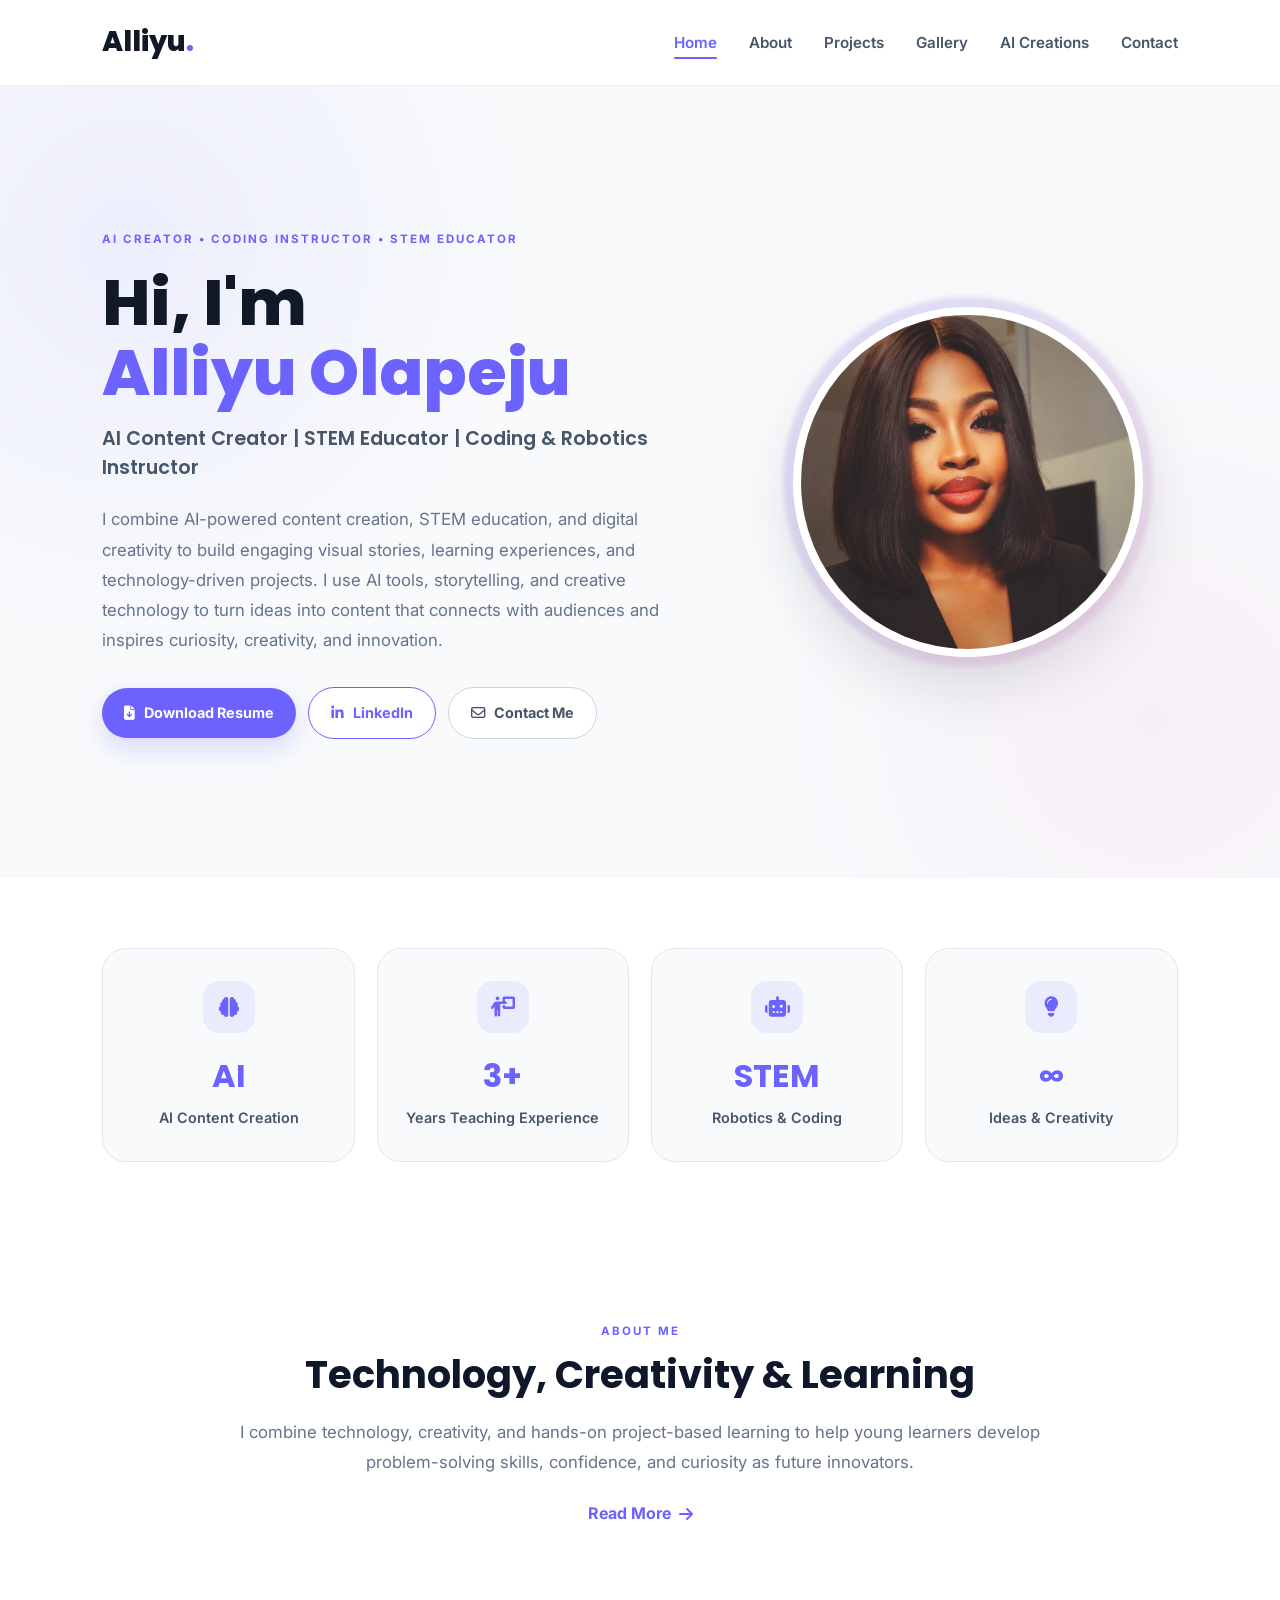
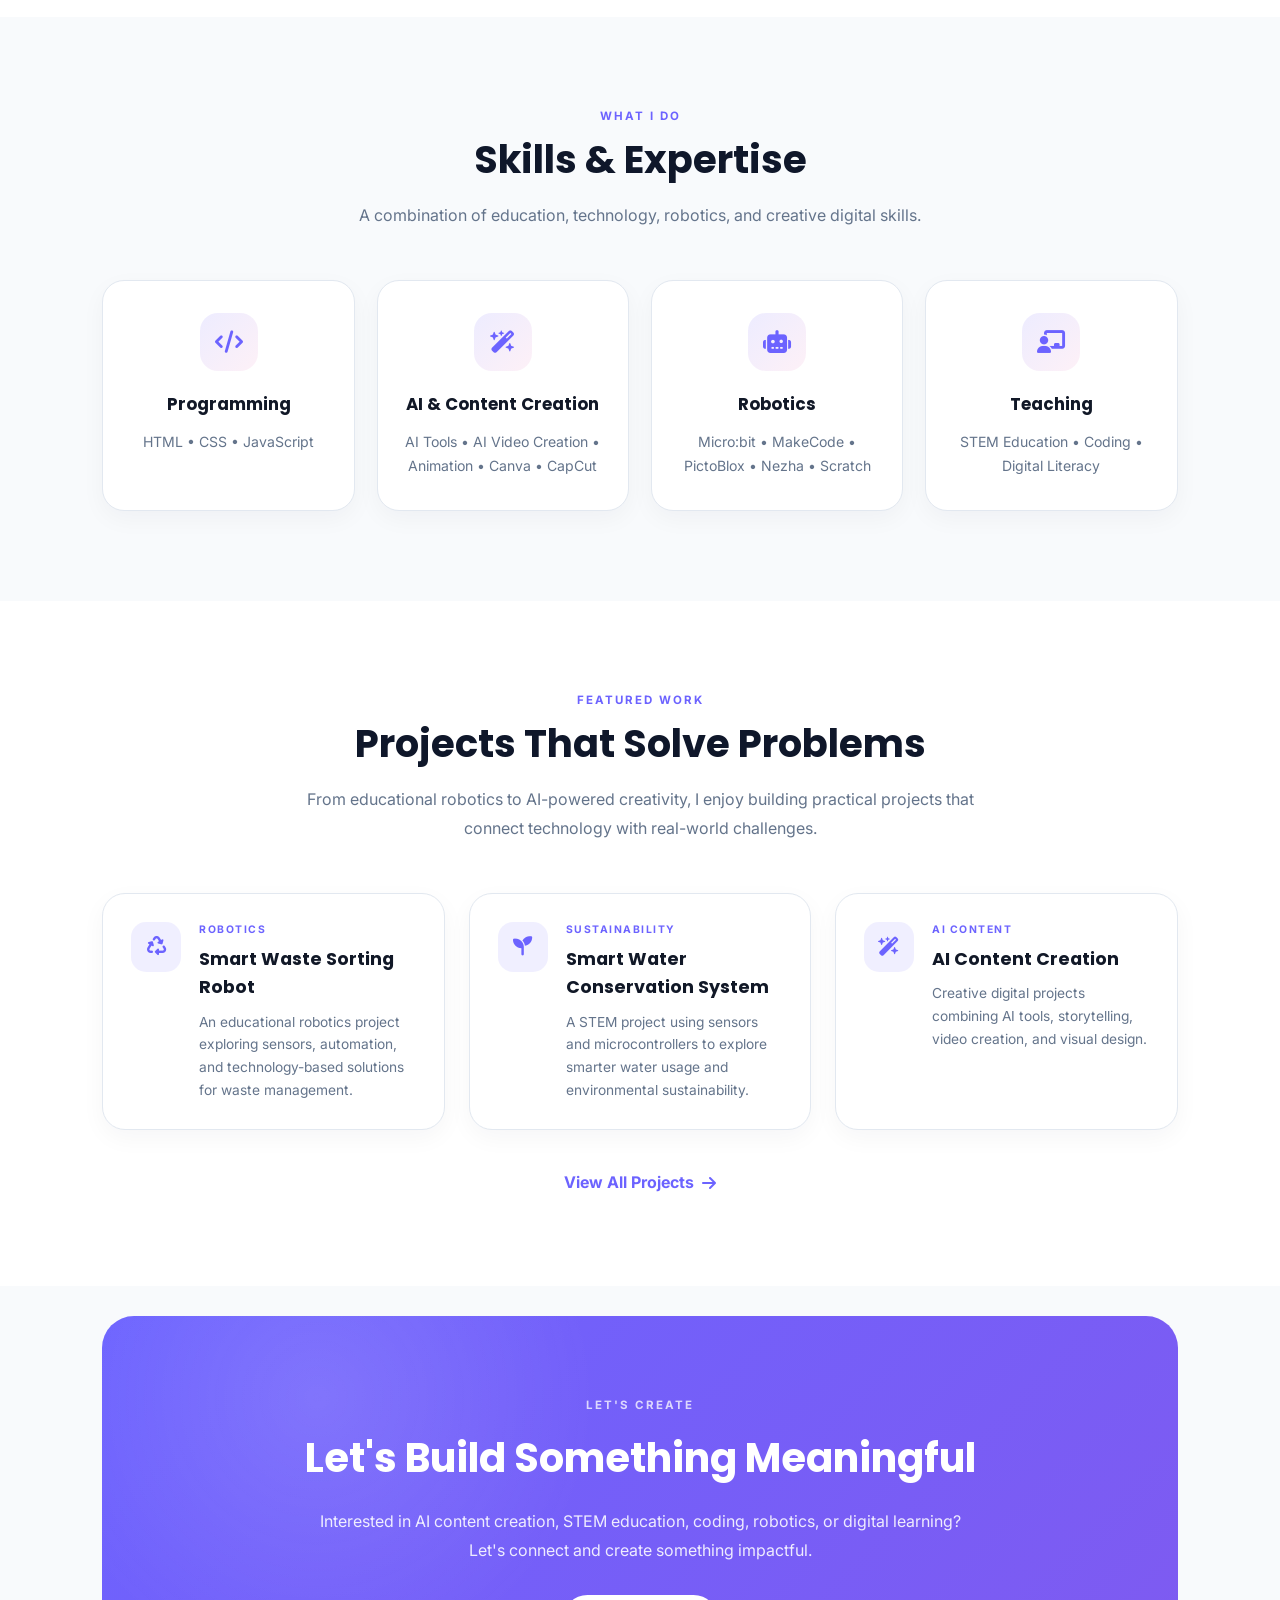
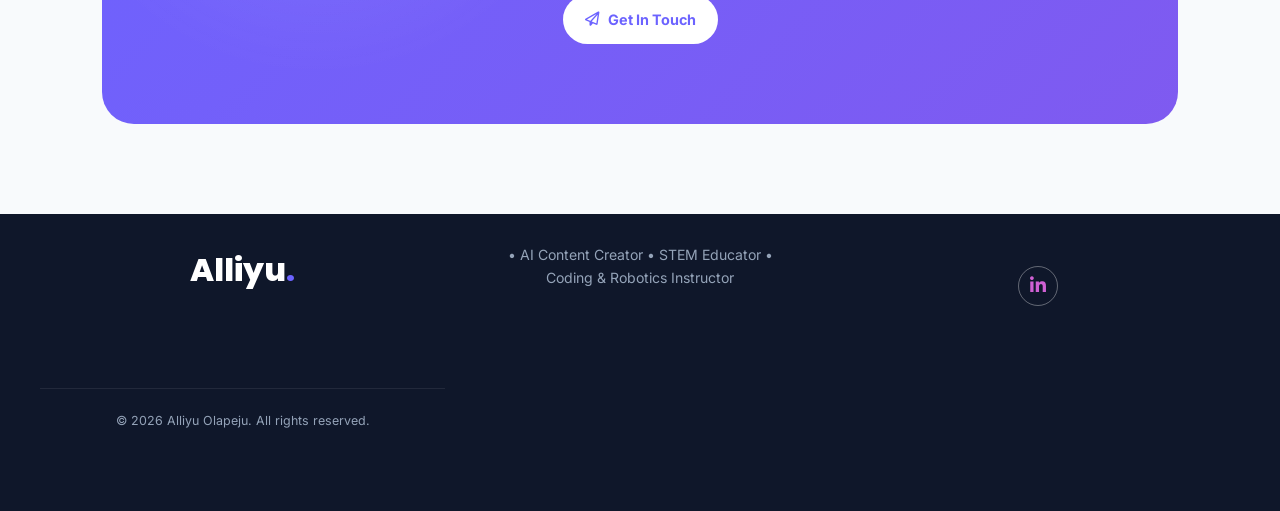
<file: index.html>
<!DOCTYPE html>
<html lang="en">

<head>

    <meta charset="UTF-8">
    <meta name="viewport" content="width=device-width, initial-scale=1.0">

    <title>
        Alliyu Olapeju | AI Content Creator | STEM Educator | Coding & Robotics Instructor
    </title>

    <!-- FAVICON -->
    <link
        rel="icon"
        type="image/png"
        href="images/new_portlogo.png"
    >

    <!-- Google Fonts -->
    <link rel="preconnect" href="https://fonts.googleapis.com">
    <link rel="preconnect" href="https://fonts.gstatic.com" crossorigin>

    <link
        href="https://fonts.googleapis.com/css2?family=Inter:wght@400;500;600;700&family=Poppins:wght@500;600;700;800&display=swap"
        rel="stylesheet"
    >

    <!-- Font Awesome -->
    <link
        rel="stylesheet"
        href="https://cdnjs.cloudflare.com/ajax/libs/font-awesome/6.7.2/css/all.min.css"
    >

    <!-- CSS -->
    <link rel="stylesheet" href="style.css">
    <link rel="stylesheet" href="responsive.css">
    <link rel="stylesheet" href="animation.css">

</head>


<body>


<!-- =========================
     HEADER / NAVBAR
========================= -->

<header>

    <nav class="navbar">

        <a href="index.html" class="logo">
            Alliyu<span>.</span>
        </a>

        <ul class="nav-links" id="navLinks">

            <li>
                <a href="index.html" class="active">
                    Home
                </a>
            </li>

            <li>
                <a href="about.html">
                    About
                </a>
            </li>

            <li>
                <a href="projects.html">
                    Projects
                </a>
            </li>

            <li>
                <a href="gallery.html">
                    Gallery
                </a>
            </li>

            <li>
                <a href="ai-content.html">
                    AI Creations
                </a>
            </li>

            <li>
                <a href="contact.html">
                    Contact
                </a>
            </li>

        </ul>

        <button class="menu-btn" id="menuBtn" aria-label="Open navigation menu">
            <i class="fa-solid fa-bars"></i>
        </button>

    </nav>

</header>


<main>


<!-- =========================
     HERO SECTION
========================= -->

<section class="hero">

    <div class="hero-text">

        <span class="hero-tag">
            AI CREATOR • CODING INSTRUCTOR • STEM EDUCATOR 
        </span>

        <h1>
            Hi, I'm
            <span>Alliyu Olapeju</span>
        </h1>

        <h2>
            AI Content Creator  |  STEM Educator  |  
            Coding & Robotics Instructor
        </h2>

        <p>
            I combine AI-powered content creation, STEM education,
            and digital creativity to build engaging visual stories,
            learning experiences, and technology-driven projects.
            I use AI tools, storytelling, and creative technology
            to turn ideas into content that connects with audiences
            and inspires curiosity, creativity, and innovation.
        </p>


        <div class="hero-buttons">

            <a
                href="resume/Alliyu-Olapeju-Resume.pdf"
                class="btn primary"
                target="_blank"
            >
                <i class="fa-solid fa-file-arrow-down"></i>
                Download Resume
            </a>

            <a
                href="https://www.linkedin.com/in/olapeju-alliyu-300b7226a/"
                class="btn secondary"
                target="_blank"
                rel="noopener noreferrer"
            >
                <i class="fa-brands fa-linkedin-in"></i>
                LinkedIn
            </a>

            <a
                href="contact.html"
                class="btn outline"
            >
                <i class="fa-regular fa-envelope"></i>
                Contact Me
            </a>

        </div>

    </div>


    <div class="hero-image">

        <div class="hero-image-glow"></div>

        <img
            src="Images/Peju-image.jpg"
            alt="Alliyu Olapeju Khairat STEM Educator"
        >

    </div>

</section>


<!-- =========================
     IMPACT SECTION
========================= -->

<section class="impact-section">

    <div class="impact-card">

        <div class="impact-icon">
            <i class="fa-solid fa-brain"></i>
        </div>

        <h2>
            AI
        </h2>

        <p>
            AI Content Creation
        </p>

    </div>


    <div class="impact-card">

        <div class="impact-icon">
            <i class="fa-solid fa-person-chalkboard"></i>
        </div>

        <h2>
            3+
        </h2>

        <p>
            Years Teaching Experience
        </p>

    </div>


    <div class="impact-card">

        <div class="impact-icon">
            <i class="fa-solid fa-robot"></i>
        </div>

        <h2>
            STEM
        </h2>

        <p>
            Robotics & Coding
        </p>

    </div>


    <div class="impact-card">

        <div class="impact-icon">
            <i class="fa-solid fa-lightbulb"></i>
        </div>

        <h2>
            ∞
        </h2>

        <p>
            Ideas & Creativity
        </p>

    </div>

</section>


<!-- =========================
     ABOUT PREVIEW
========================= -->

<section class="about-preview">

    <span class="section-tag">
        ABOUT ME
    </span>

    <h2>
        Technology, Creativity & Learning
    </h2>

    <p>
        I combine technology, creativity, and hands-on
        project-based learning to help young learners develop
        problem-solving skills, confidence, and curiosity as
        future innovators.
    </p>

    <a
        href="about.html"
        class="read-more"
    >
        Read More
        <i class="fa-solid fa-arrow-right"></i>
    </a>

</section>


<!-- =========================
     SKILLS SECTION
========================= -->

<section class="skills-section">

    <span class="section-tag">
        WHAT I DO
    </span>

    <h2>
        Skills & Expertise
    </h2>

    <p class="section-intro">
        A combination of education, technology, robotics,
        and creative digital skills.
    </p>


    <div class="skill-container">


        <!-- PROGRAMMING -->

        <div class="skill-card">

            <div class="skill-icon">
                <i class="fa-solid fa-code"></i>
            </div>

            <h3>
                Programming
            </h3>

            <p>
                HTML • CSS • JavaScript
            </p>

        </div>


        <!-- AI CONTENT -->

        <div class="skill-card">

            <div class="skill-icon">
                <i class="fa-solid fa-wand-magic-sparkles"></i>
            </div>

            <h3>
                AI & Content Creation
            </h3>

            <p>
                AI Tools • AI Video Creation • Animation • Canva • CapCut
            </p>

        </div>


        <!-- ROBOTICS -->

        <div class="skill-card">

            <div class="skill-icon">
                <i class="fa-solid fa-robot"></i>
            </div>

            <h3>
                Robotics
            </h3>

            <p>
                Micro:bit • MakeCode • PictoBlox • Nezha • Scratch
            </p>

        </div>


        <!-- TEACHING -->

        <div class="skill-card">

            <div class="skill-icon">
                <i class="fa-solid fa-chalkboard-user"></i>
            </div>

            <h3>
                Teaching
            </h3>

            <p>
                STEM Education • Coding • Digital Literacy
            </p>

        </div>


    </div>

</section>


<!-- =========================
     FEATURED PROJECTS
========================= -->

<section class="featured-projects">

    <span class="section-tag">
        FEATURED WORK
    </span>

    <h2>
        Projects That Solve Problems
    </h2>

    <p class="section-intro">
        From educational robotics to AI-powered creativity,
        I enjoy building practical projects that connect
        technology with real-world challenges.
    </p>


    <div class="featured-project-grid">


        <article class="featured-project-card">

            <div class="featured-project-icon">
                <i class="fa-solid fa-recycle"></i>
            </div>

            <div>

                <span class="project-label">
                    ROBOTICS
                </span>

                <h3>
                    Smart Waste Sorting Robot
                </h3>

                <p>
                    An educational robotics project exploring
                    sensors, automation, and technology-based
                    solutions for waste management.
                </p>

            </div>

        </article>


        <article class="featured-project-card">

            <div class="featured-project-icon">
                <i class="fa-solid fa-seedling"></i>
            </div>

            <div>

                <span class="project-label">
                    SUSTAINABILITY
                </span>

                <h3>
                    Smart Water Conservation System
                </h3>

                <p>
                    A STEM project using sensors and
                    microcontrollers to explore smarter
                    water usage and environmental sustainability.
                </p>

            </div>

        </article>


        <article class="featured-project-card">

            <div class="featured-project-icon">
                <i class="fa-solid fa-wand-magic-sparkles"></i>
            </div>

            <div>

                <span class="project-label">
                    AI CONTENT
                </span>

                <h3>
                    AI Content Creation
                </h3>

                <p>
                    Creative digital projects combining AI tools,
                    storytelling, video creation, and visual design.
                </p>

            </div>

        </article>


    </div>


    <a
        href="projects.html"
        class="projects-link"
    >
        View All Projects
        <i class="fa-solid fa-arrow-right"></i>
    </a>

</section>


<!-- =========================
     CALL TO ACTION
========================= -->

<section class="home-cta">

    <div class="home-cta-content">

        <span class="section-tag">
            LET'S CREATE
        </span>

        <h2>
            Let's Build Something Meaningful
        </h2>

        <p>
            Interested in AI content creation, STEM education,
            coding, robotics, or digital learning?
            Let's connect and create something impactful.
        </p>

        <a
            href="contact.html"
            class="btn primary"
        >
            <i class="fa-regular fa-paper-plane"></i>
            Get In Touch
        </a>

    </div>

</section>


</main>


<!-- =========================
     FOOTER
========================= -->

<footer>

    <div class="footer-content">

        <a href="index.html" class="footer-logo">
            Alliyu<span>.</span>
        </a>

        <p>
         • AI Content Creator •    STEM Educator  •
            Coding & Robotics Instructor
        </p>

        <div class="footer-socials">

            <a
                href="https://www.linkedin.com/in/olapeju-alliyu-300b7226a/"
                target="_blank"
                rel="noopener noreferrer"
                aria-label="LinkedIn"
            >
                <i class="fa-brands fa-linkedin-in"></i>
            </a>

        </div>

        <p class="copyright">
            © 2026 Alliyu Olapeju. All rights reserved.
        </p>

    </div>

</footer>


<!-- =========================
     MOBILE MENU SCRIPT
========================= -->

<script>

const menuBtn = document.getElementById("menuBtn");
const navLinks = document.getElementById("navLinks");

menuBtn.addEventListener("click", () => {

    navLinks.classList.toggle("active");

    menuBtn.innerHTML = navLinks.classList.contains("active")
        ? '<i class="fa-solid fa-xmark"></i>'
        : '<i class="fa-solid fa-bars"></i>';

});


document.querySelectorAll(".nav-links a").forEach(link => {

    link.addEventListener("click", () => {

        navLinks.classList.remove("active");

        menuBtn.innerHTML =
            '<i class="fa-solid fa-bars"></i>';

    });

});

</script>


</body>
</html>
</file>
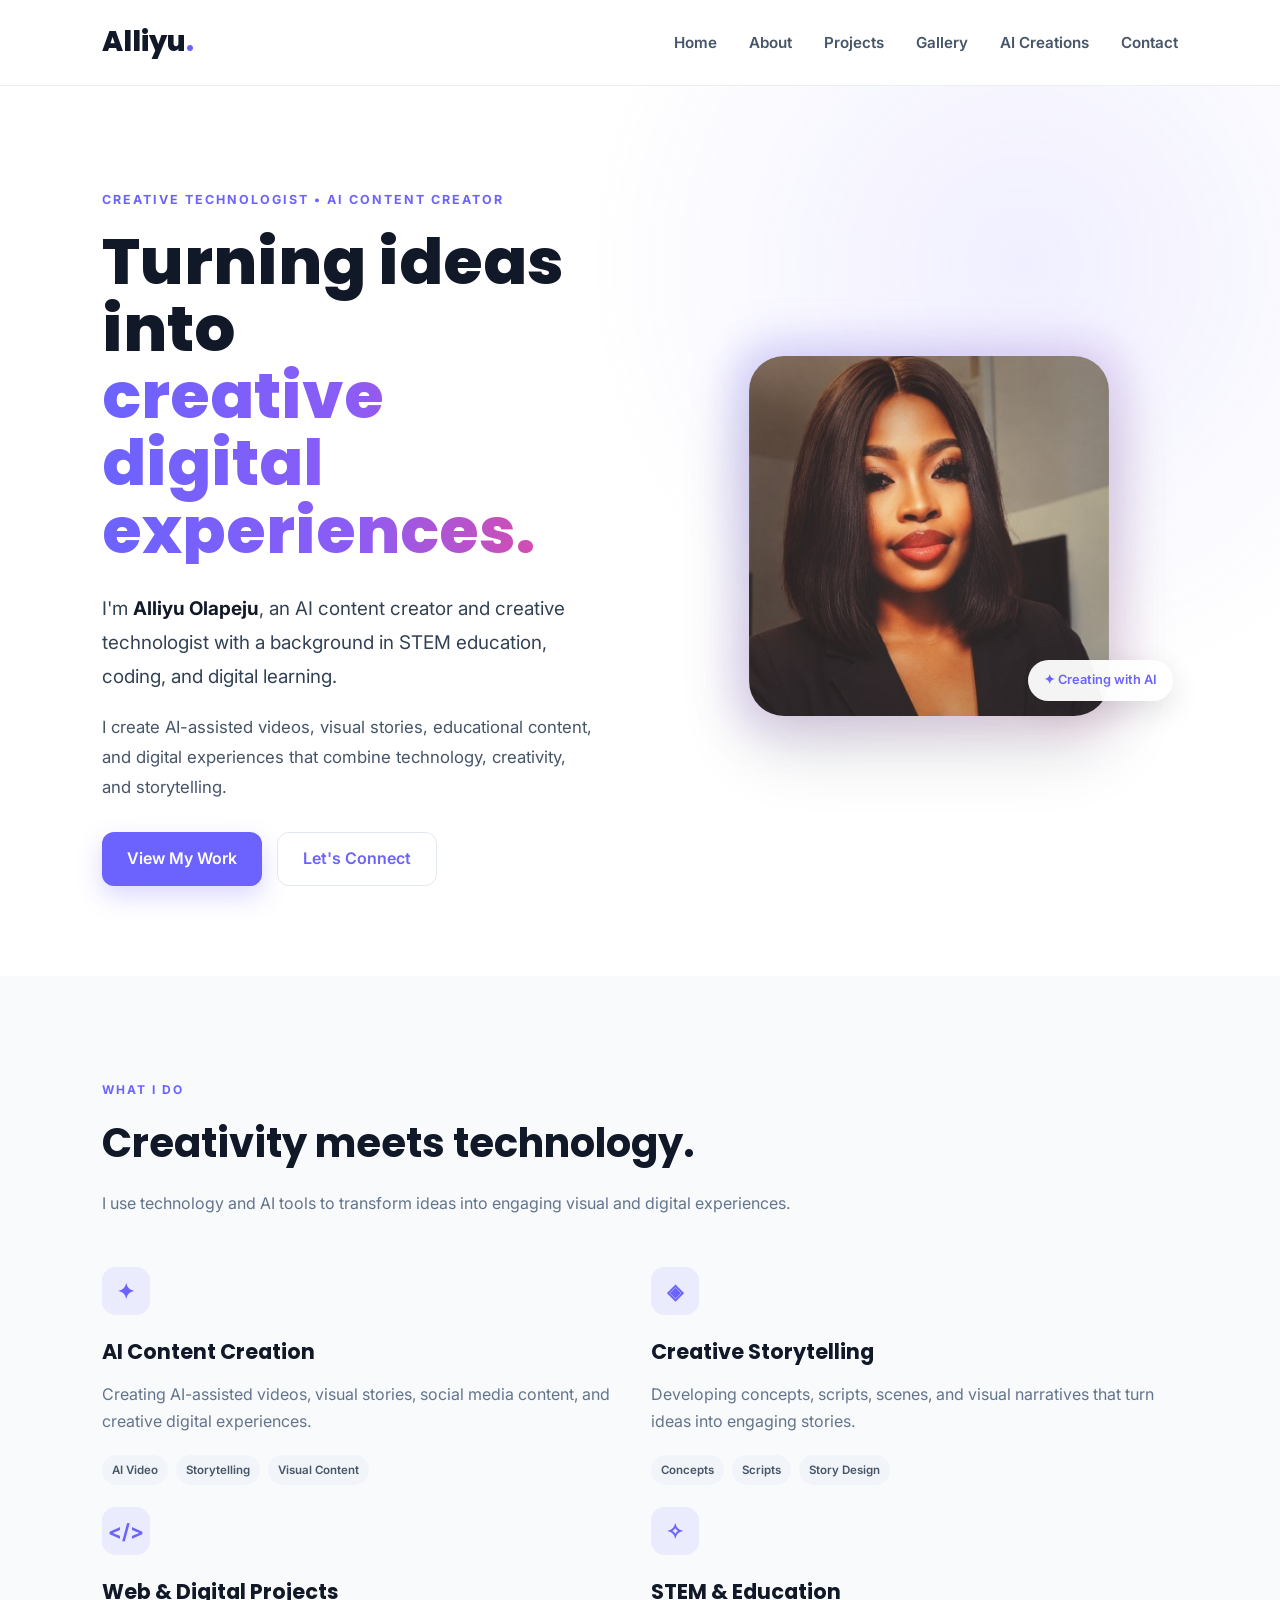
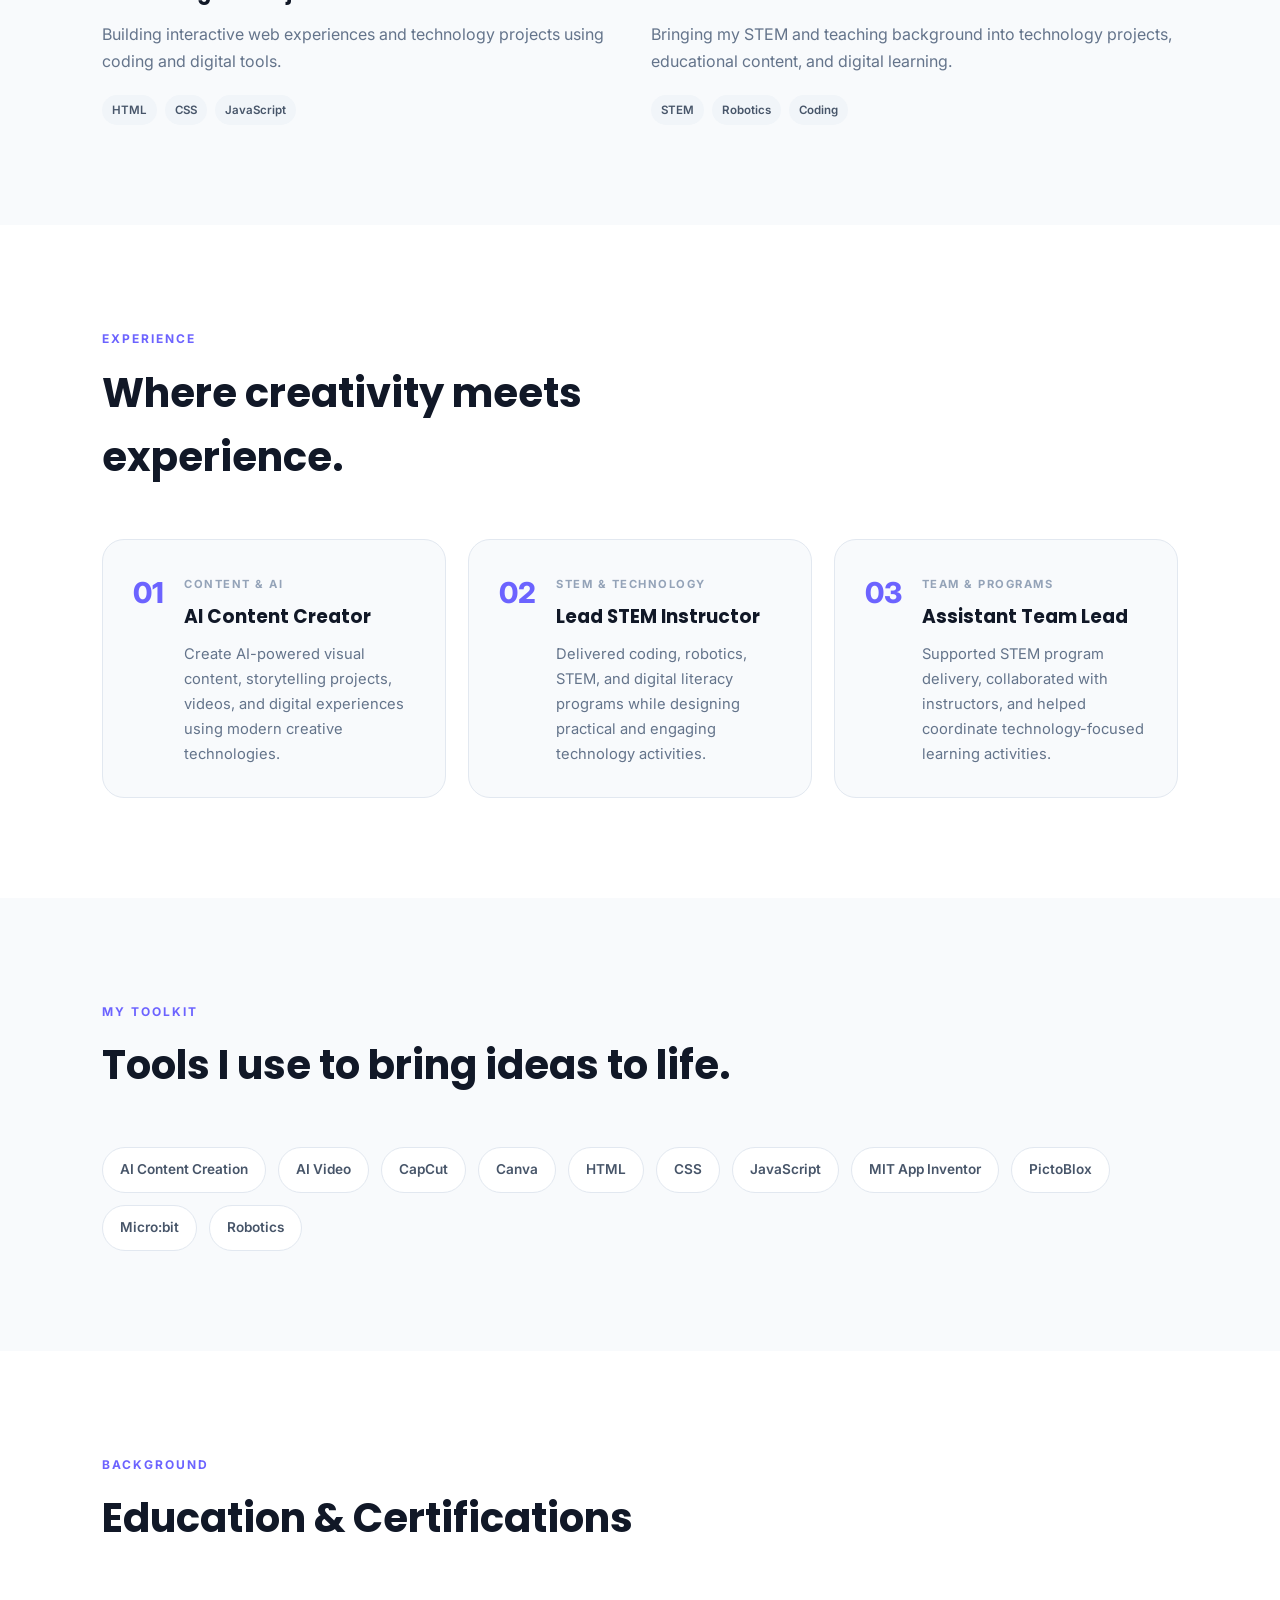
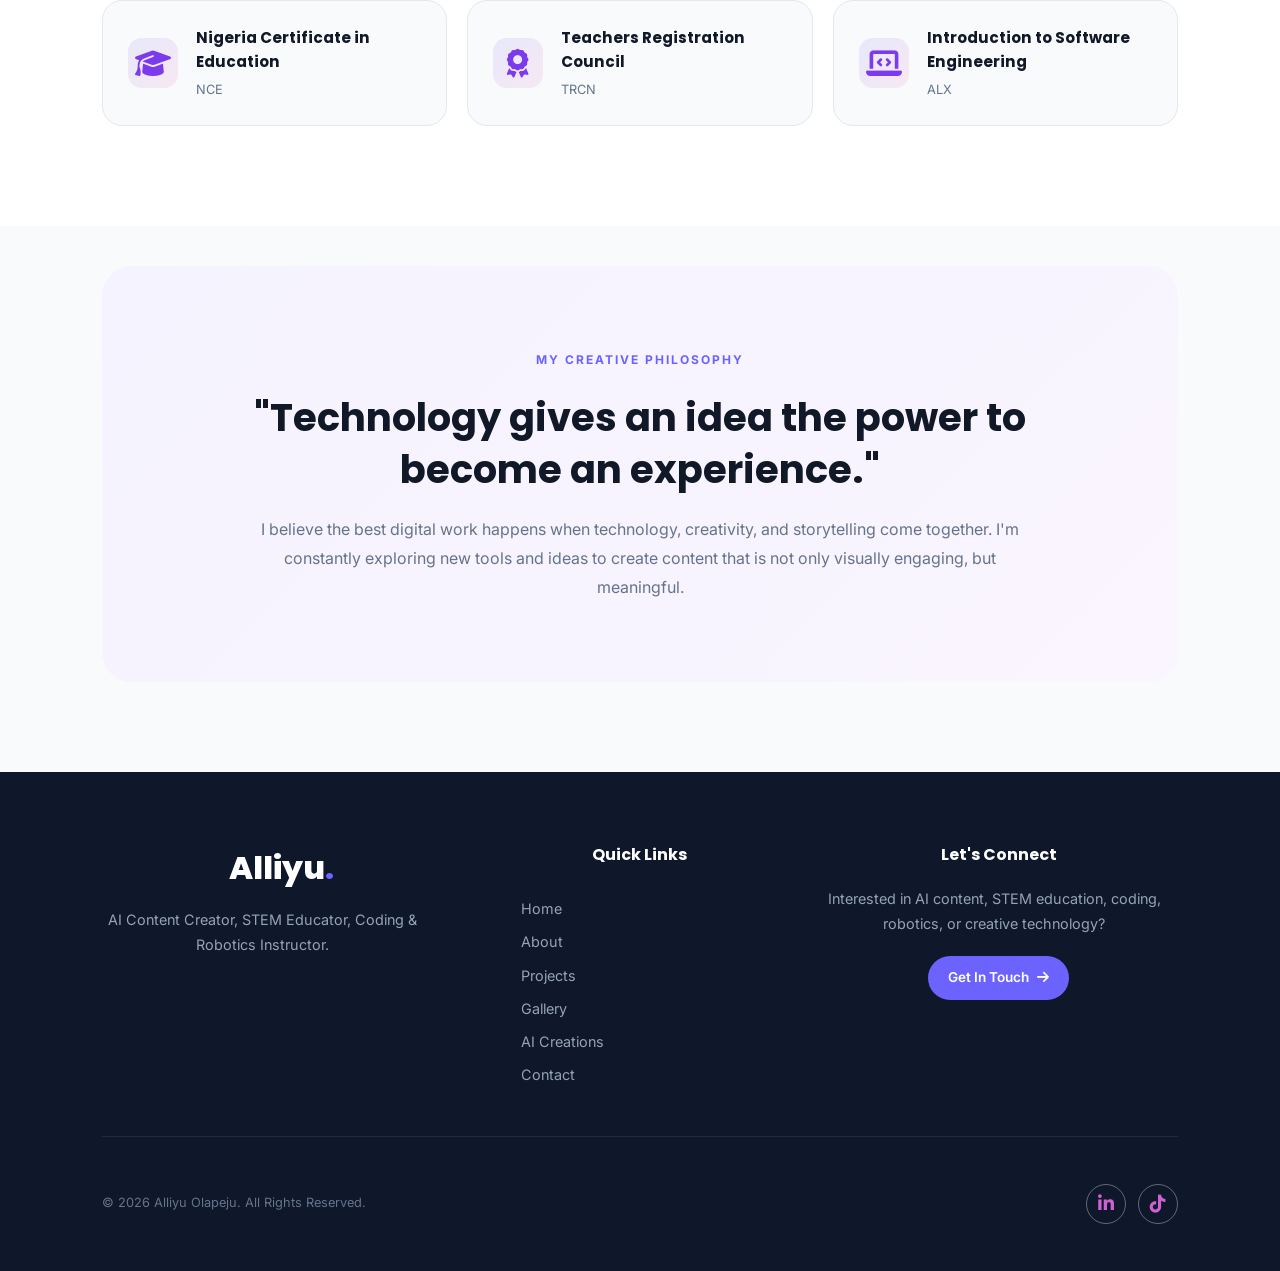
<file: about.html>
<!DOCTYPE html>
<html lang="en">
<head>
    <meta charset="UTF-8">
    <meta name="viewport" content="width=device-width, initial-scale=1.0">

    <title>
      Alliyu Olapeju | STEM Educator & Coding Instructor
    </title>


    <!-- FAVICON -->
<link rel="icon" type="image/png" sizes="32x32" href="Images/new_portlogo.png">
<link rel="icon" type="image/png" sizes="16x16" href="Images/new_portlogo.png">
<link rel="apple-touch-icon" sizes="180x180" href="Images/new_portlogo.png">

    <!-- Google Fonts -->
    <link rel="preconnect" href="https://fonts.googleapis.com">
    <link rel="preconnect" href="https://fonts.gstatic.com" crossorigin>
    <link href="https://fonts.googleapis.com/css2?family=Inter:wght@400;500;600;700&family=Poppins:wght@500;600;700;800&display=swap" rel="stylesheet">
     <link
    rel="stylesheet"
    href="https://cdnjs.cloudflare.com/ajax/libs/font-awesome/6.7.2/css/all.min.css"
>
    <!-- CSS -->
    <link rel="stylesheet" href="style.css">
    <link rel="stylesheet" href="responsive.css">
    <link rel="stylesheet" href="animation.css">

</head>

<body>

<!-- NAVBAR -->
<header>
    <nav class="navbar">

        <div class="logo">
            Alliyu<span>.</span>
        </div>


    <ul class="nav-links">
        <li><a href="index.html">Home</a></li>
        <li><a href="about.html">About</a></li>
        <li><a href="projects.html">Projects</a></li>
        <li><a href="gallery.html">Gallery</a></li>
        <li><a href="ai-content.html">AI Creations</a></li>
        <li><a href="contact.html">Contact</a></li>
    </ul>
        <div class="menu-btn">
            ☰
        </div>

    </nav>
</header>









<!-- ABOUT HERO -->

<section class="about-hero">


<div class="about-text">

    <span class="about-label">CREATIVE TECHNOLOGIST • AI CONTENT CREATOR</span>

    <h1>
        Turning ideas into
        <span>creative digital experiences.</span>
    </h1>

    <p class="about-intro">
        I'm <strong>Alliyu Olapeju</strong>, an AI content creator
        and creative technologist with a background in STEM education,
        coding, and digital learning.
    </p>

    <p>
        I create AI-assisted videos, visual stories, educational content,
        and digital experiences that combine technology, creativity, and
        storytelling.
    </p>

    <div class="about-buttons">
        <a href="projects.html" class="about-btn primary-btn">
            View My Work
        </a>

        <a href="contact.html" class="about-btn secondary-btn">
            Let's Connect
        </a>
    </div>

</div>


<div class="about-image">

    <div class="image-glow"></div>

    <img src="Images/Peju-image.jpg"
         alt="Alliyu Olapeju Khairat">

    <div class="image-tag">
        ✦ Creating with AI
    </div>

</div>


</section>

<!-- WHAT I DO -->

<section class="creative-section">


<div class="section-heading">

    <span>WHAT I DO</span>

    <h2>
        Creativity meets technology.
    </h2>

    <p>
        I use technology and AI tools to transform ideas into
        engaging visual and digital experiences.
    </p>

</div>


<div class="creative-grid">

    <div class="creative-card">

        <div class="card-icon">✦</div>

        <h3>AI Content Creation</h3>

        <p>
            Creating AI-assisted videos, visual stories, social media
            content, and creative digital experiences.
        </p>

        <div class="card-tags">
            <span>AI Video</span>
            <span>Storytelling</span>
            <span>Visual Content</span>
        </div>

    </div>


    <div class="creative-card">

        <div class="card-icon">◈</div>

        <h3>Creative Storytelling</h3>

        <p>
            Developing concepts, scripts, scenes, and visual narratives
            that turn ideas into engaging stories.
        </p>

        <div class="card-tags">
            <span>Concepts</span>
            <span>Scripts</span>
            <span>Story Design</span>
        </div>

    </div>


    <div class="creative-card">

        <div class="card-icon">&lt;/&gt;</div>

        <h3>Web & Digital Projects</h3>

        <p>
            Building interactive web experiences and technology projects
            using coding and digital tools.
        </p>

        <div class="card-tags">
            <span>HTML</span>
            <span>CSS</span>
            <span>JavaScript</span>
        </div>

    </div>


    <div class="creative-card">

        <div class="card-icon">✧</div>

        <h3>STEM & Education</h3>

        <p>
            Bringing my STEM and teaching background into technology
            projects, educational content, and digital learning.
        </p>

        <div class="card-tags">
            <span>STEM</span>
            <span>Robotics</span>
            <span>Coding</span>
        </div>

    </div>

</div>

</section>

<!-- EXPERIENCE -->

<section class="experience-section">


<div class="section-heading">

    <span>EXPERIENCE</span>

    <h2>
        Where creativity meets experience.
    </h2>

</div>


<div class="experience-grid">

    <div class="experience-card">

        <div class="experience-number">01</div>

        <div>

            <span class="experience-type">
                CONTENT & AI
            </span>

            <h3>
                AI Content Creator
            </h3>

            <p>
                Create AI-powered visual content, storytelling projects,
                videos, and digital experiences using modern creative
                technologies.
            </p>

        </div>

    </div>


    <div class="experience-card">

        <div class="experience-number">02</div>

        <div>

            <span class="experience-type">
                STEM & TECHNOLOGY
            </span>

            <h3>
                Lead STEM Instructor
            </h3>

            <p>
                Delivered coding, robotics, STEM, and digital literacy
                programs while designing practical and engaging
                technology activities.
            </p>

        </div>

    </div>


    <div class="experience-card">

        <div class="experience-number">03</div>

        <div>

            <span class="experience-type">
                TEAM & PROGRAMS
            </span>

            <h3>
                Assistant Team Lead
            </h3>

            <p>
                Supported STEM program delivery, collaborated with
                instructors, and helped coordinate technology-focused
                learning activities.
            </p>

        </div>

    </div>

</div>


</section>

<!-- SKILLS / TOOLS -->

<section class="tools-section">


<div class="section-heading">

    <span>MY TOOLKIT</span>

    <h2>
        Tools I use to bring ideas to life.
    </h2>

</div>


<div class="tools-list">

    <span>AI Content Creation</span>
    <span>AI Video</span>
    <span>CapCut</span>
    <span>Canva</span>
    <span>HTML</span>
    <span>CSS</span>
    <span>JavaScript</span>
    <span>MIT App Inventor</span>
    <span>PictoBlox</span>
    <span>Micro:bit</span>
    <span>Robotics</span>

</div>


</section>

<!-- EDUCATION -->

<section class="education">


<div class="section-heading">

    <span>BACKGROUND</span>

    <h2>
        Education & Certifications
    </h2>

</div>



<div class="certificate-container">

    <!-- NCE -->

    <div class="certificate-card">

        <span class="certificate-icon">
            <i class="fa-solid fa-graduation-cap"></i>
        </span>

        <div>
            <h3>Nigeria Certificate in Education</h3>
            <p>NCE</p>
        </div>

    </div>


    <!-- TRCN -->

    <div class="certificate-card">

        <span class="certificate-icon">
            <i class="fa-solid fa-award"></i>
        </span>

        <div>
            <h3>Teachers Registration Council</h3>
            <p>TRCN</p>
        </div>

    </div>


    <!-- ALX -->

    <div class="certificate-card">

        <span class="certificate-icon">
            <i class="fa-solid fa-laptop-code"></i>
        </span>

        <div>
            <h3>Introduction to Software Engineering</h3>
            <p>ALX</p>
        </div>

    </div>

</div>




</section>

<!-- CREATIVE PHILOSOPHY -->

<section class="philosophy">


<div class="philosophy-content">

    <span>MY CREATIVE PHILOSOPHY</span>

    <h2>
        "Technology gives an idea the power to become an experience."
    </h2>

    <p>
        I believe the best digital work happens when technology,
        creativity, and storytelling come together. I'm constantly
        exploring new tools and ideas to create content that is not
        only visually engaging, but meaningful.
    </p>

</div>


</section>

<!-- =========================
     FOOTER
========================= -->

<footer class="site-footer">

    <div class="footer-content">

        <!-- BRAND -->
        <div class="footer-brand">

            <a href="index.html" class="footer-logo">
                Alliyu<span>.</span>
            </a>

            <p>
                AI Content Creator, STEM Educator,
                Coding & Robotics Instructor.
            </p>

        </div>


        <!-- QUICK LINKS -->
        <div class="footer-links">

            <h3>Quick Links</h3>

            <a href="index.html">
                Home
            </a>

            <a href="about.html">
                About
            </a>

            <a href="projects.html">
                Projects
            </a>

            <a href="gallery.html">
                Gallery
            </a>

            <a href="ai-content.html">
                AI Creations
            </a>

            <a href="contact.html">
                Contact
            </a>

        </div>


        <!-- CONNECT -->
        <div class="footer-connect">

            <h3>Let's Connect</h3>

            <p>
                Interested in AI content, STEM education,
                coding, robotics, or creative technology?
            </p>

            <a
                href="contact.html"
                class="footer-contact-btn"
            >
                Get In Touch
                <i class="fa-solid fa-arrow-right"></i>
            </a>

        </div>

    </div>


    <!-- FOOTER BOTTOM -->

    <div class="footer-bottom">

        <p>
            © 2026 Alliyu Olapeju. All Rights Reserved.
        </p>


        <div class="footer-socials">

            <a
                href="https://www.linkedin.com/in/olapeju-alliyu-300b7226a/"
                target="_blank"
                rel="noopener noreferrer"
                aria-label="LinkedIn"
            >
                <i class="fa-brands fa-linkedin-in"></i>
            </a>


            <a
                 href="https://www.tiktok.com/@thepicai.world_"
                 target="_blank"
                 rel="noopener noreferrer"
                 aria-label="TikTok"
                                    >
               <i class="fa-brands fa-tiktok"></i>
            </a>

        </div>

    </div>

</footer>

<script src="script.js"></script>

</body>

</html>
</file>
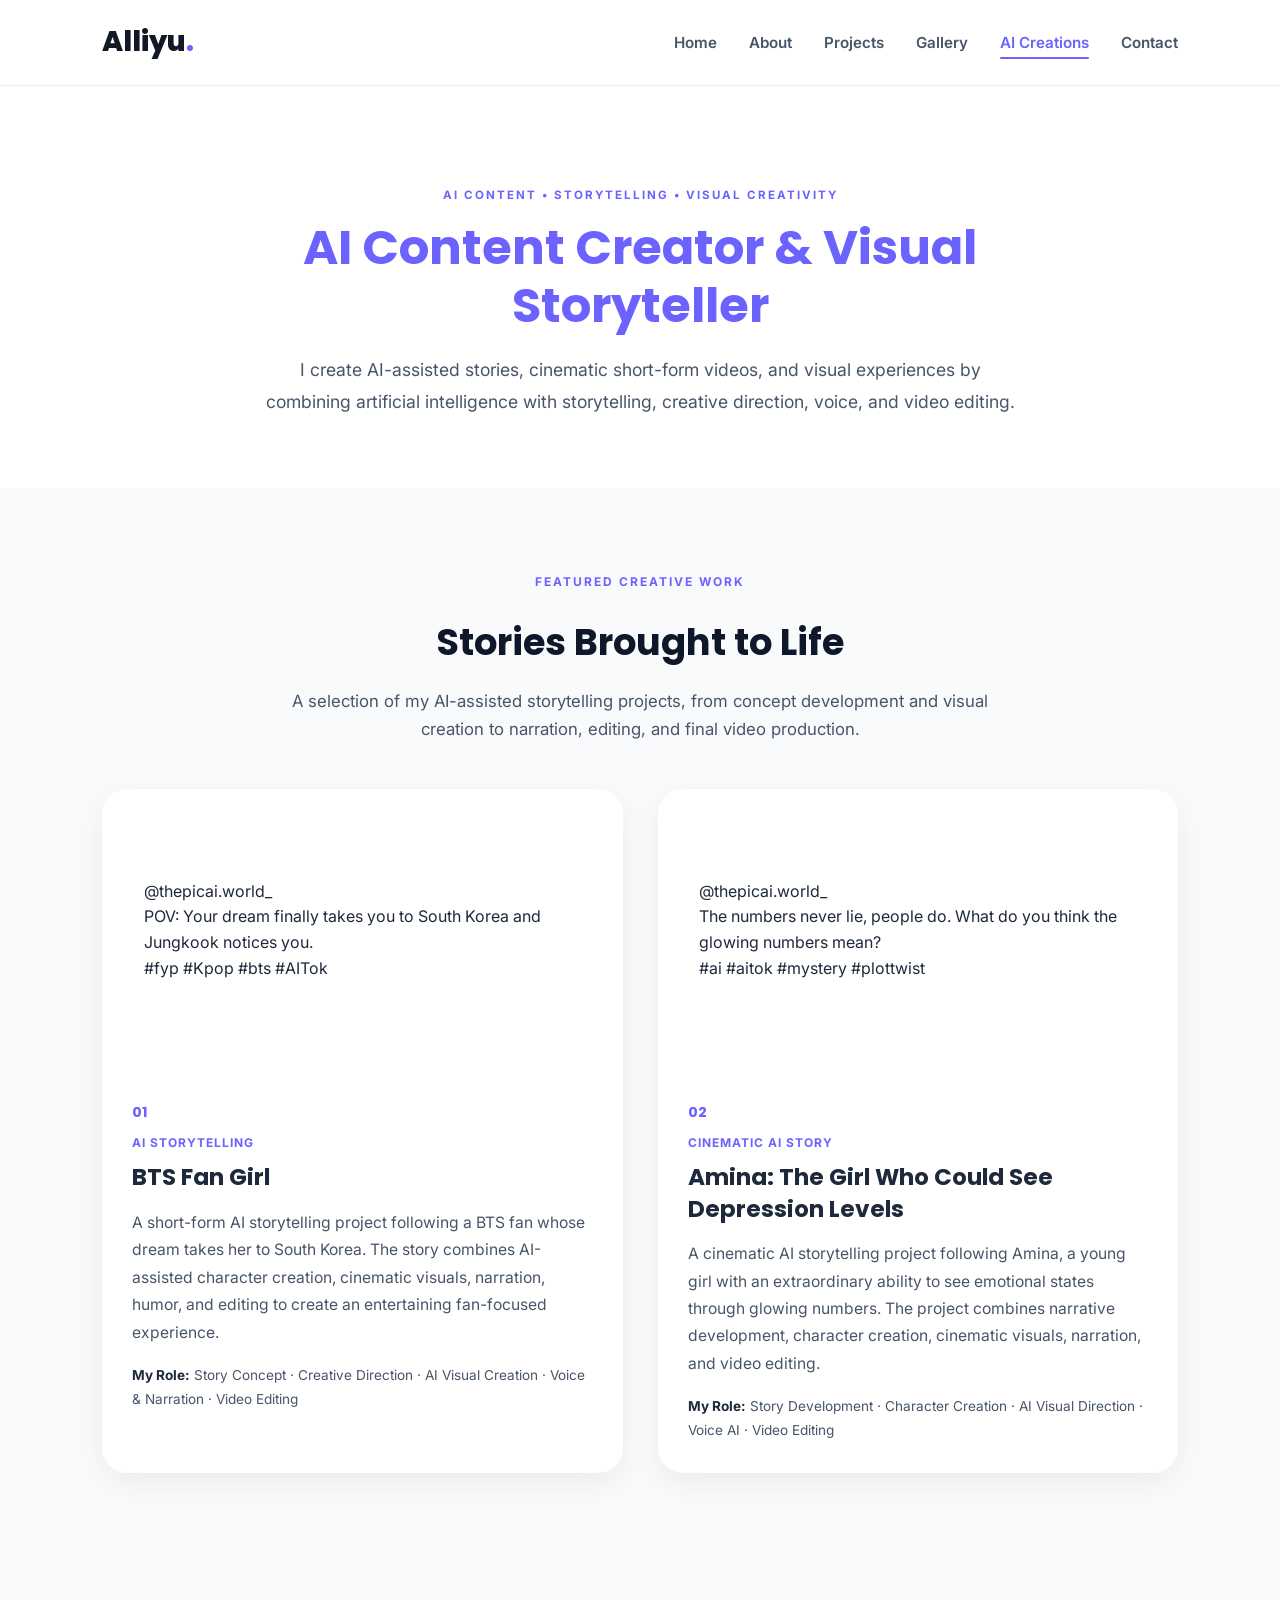
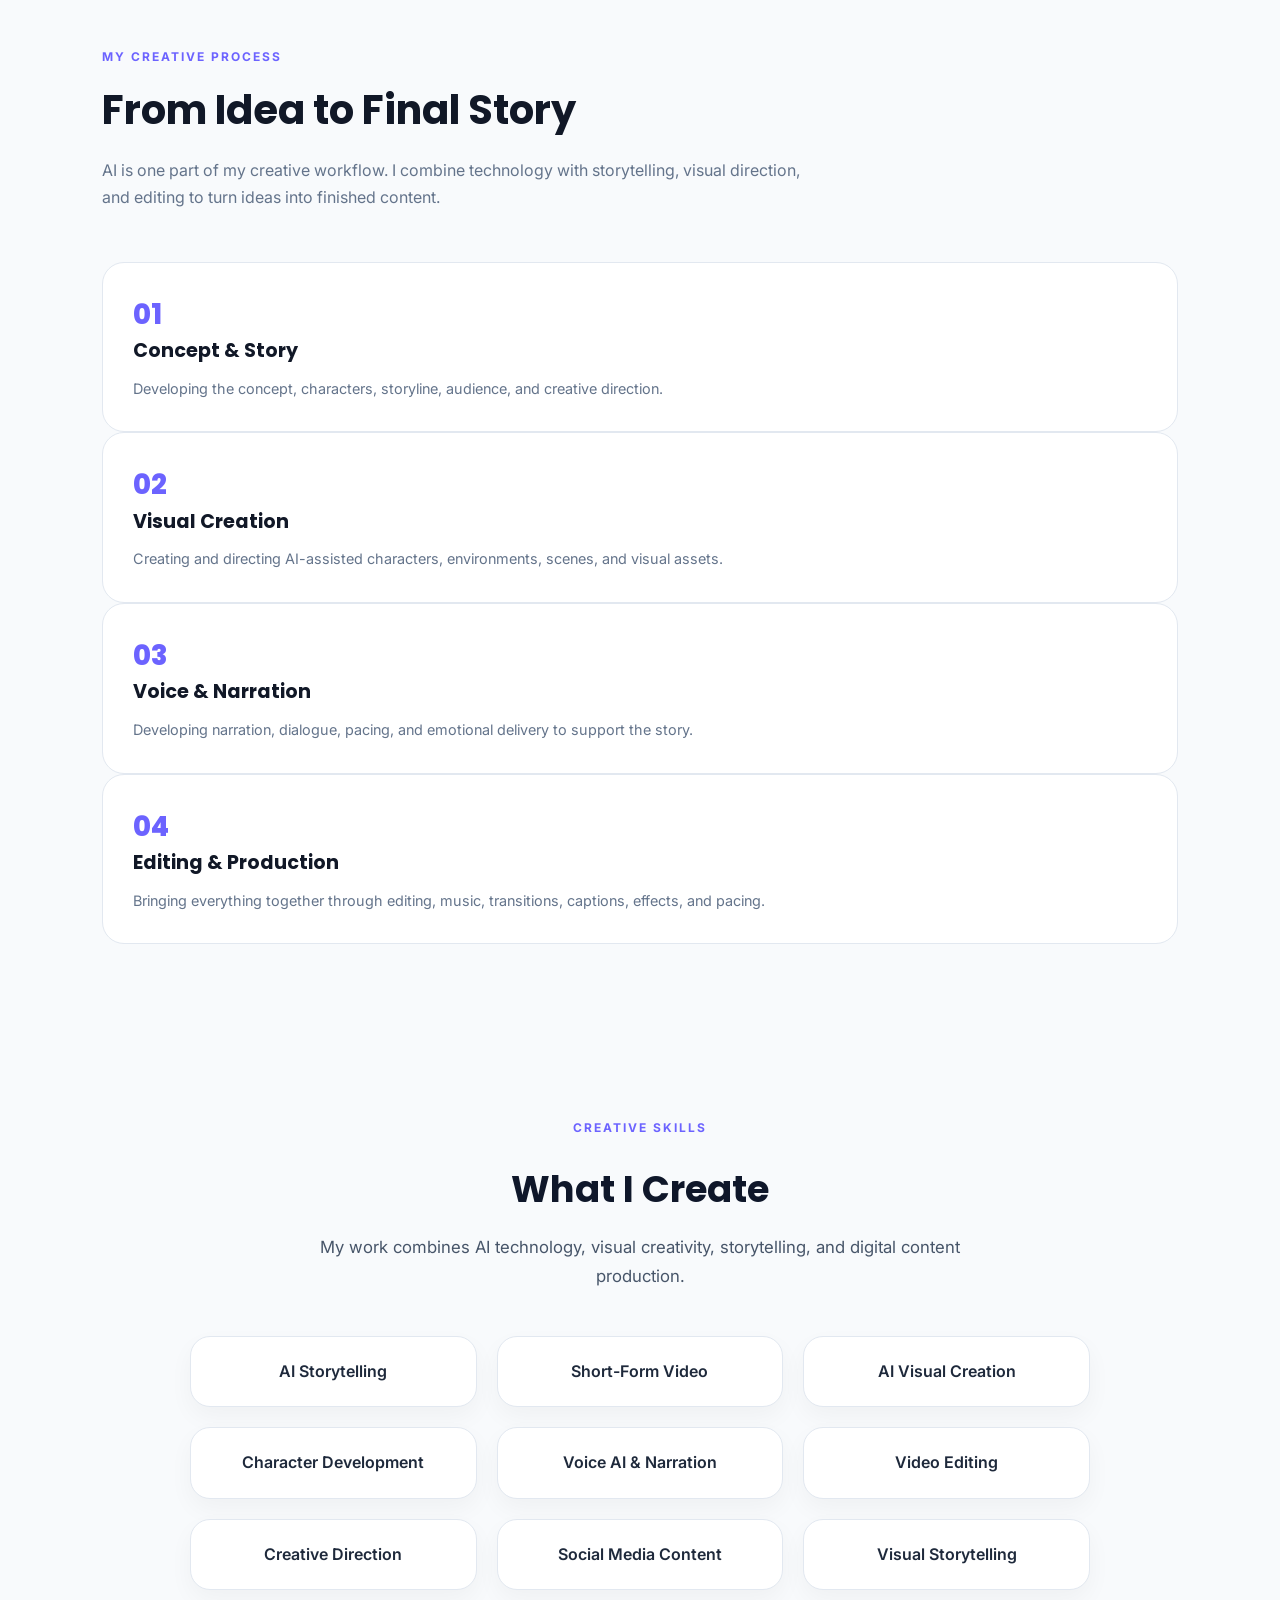
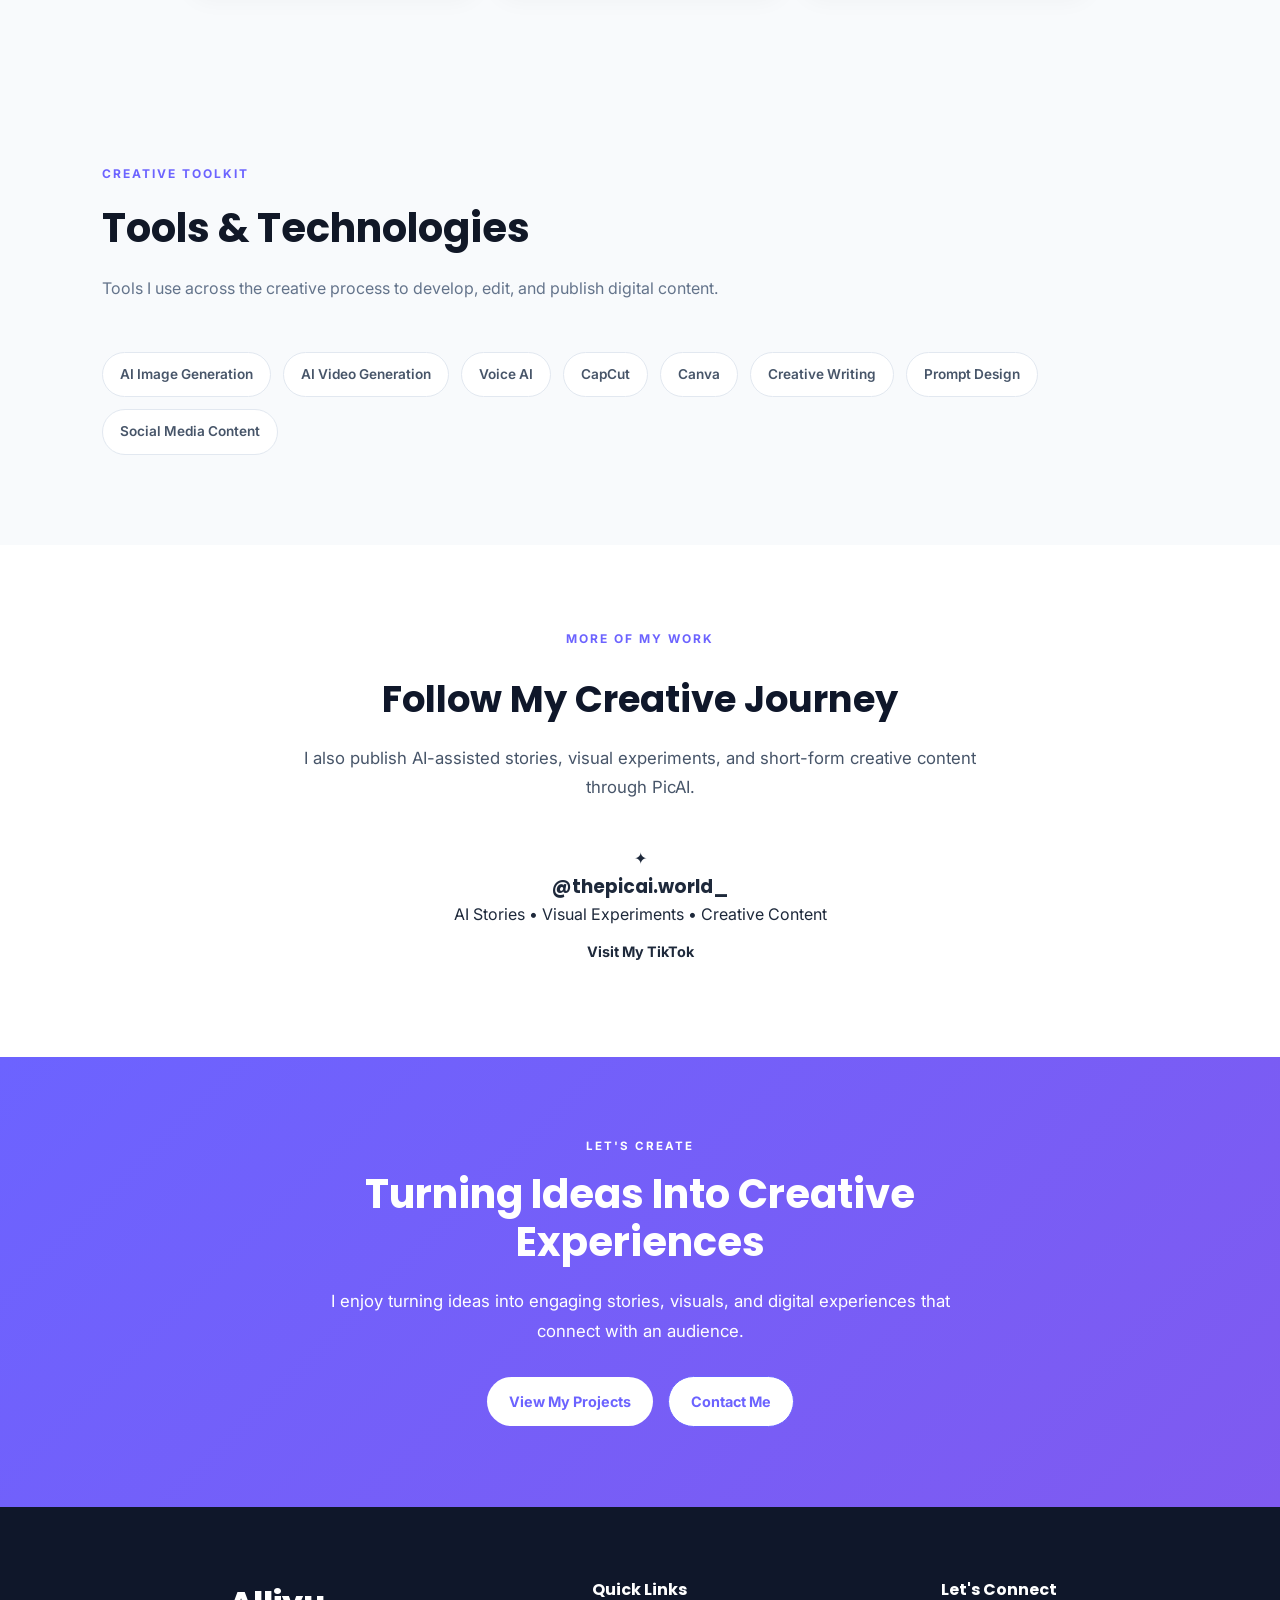
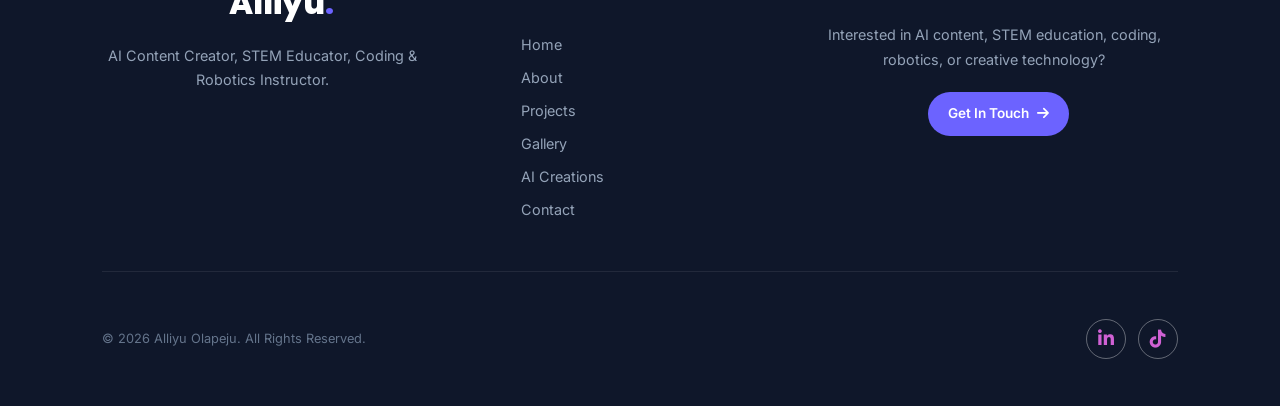
<file: ai-content.html>
<!DOCTYPE html>
<html lang="en">

<head>

    <meta charset="UTF-8">
    <meta name="viewport" content="width=device-width, initial-scale=1.0">

    <title>AI Content Creator | Alliyu Olapeju</title>

    

    <!-- FAVICON -->
<link rel="icon" type="image/png" sizes="32x32" href="Images/new_portlogo.png">
<link rel="icon" type="image/png" sizes="16x16" href="Images/new_portlogo.png">
<link rel="apple-touch-icon" sizes="180x180" href="Images/new_portlogo.png">

    <!-- Google Fonts -->
    <link rel="preconnect" href="https://fonts.googleapis.com">
    <link rel="preconnect" href="https://fonts.gstatic.com" crossorigin>

    <link
        href="https://fonts.googleapis.com/css2?family=Inter:wght@400;500;600;700&family=Poppins:wght@500;600;700;800&display=swap"
        rel="stylesheet"
    >
     <link
    rel="stylesheet"
    href="https://cdnjs.cloudflare.com/ajax/libs/font-awesome/6.7.2/css/all.min.css"
>
    <!-- CSS -->
    <link rel="stylesheet" href="style.css">
    <link rel="stylesheet" href="responsive.css">
    <link rel="stylesheet" href="animation.css">

</head>


<body>


<!-- =========================
     NAVIGATION
========================= -->

<header class="navbar">

    <div class="logo">
        Alliyu<span>.</span>
    </div>


    <ul class="nav-links">

        <li>
            <a href="index.html">Home</a>
        </li>

        <li>
            <a href="about.html">About</a>
        </li>

        <li>
            <a href="projects.html">Projects</a>
        </li>

        <li>
            <a href="gallery.html">Gallery</a>
        </li>

        <li>
            <a href="ai-content.html" class="active">
                AI Creations
            </a>
        </li>

        <li>
            <a href="contact.html">Contact</a>
        </li>

    </ul>


    <div class="menu-btn">
        ☰
    </div>

</header>



<!-- =========================
     AI CONTENT HERO
========================= -->

<section class="ai-hero">

    <div class="container">

        <span class="section-tag">
            AI CONTENT • STORYTELLING • VISUAL CREATIVITY
        </span>


        <h1>
            AI Content Creator & Visual Storyteller
        </h1>


        <p>
            I create AI-assisted stories, cinematic short-form videos,
            and visual experiences by combining artificial intelligence
            with storytelling, creative direction, voice, and video editing.
        </p>

    </div>

</section>



<!-- =========================
     FEATURED STORYTELLING
========================= -->

<section class="ai-projects">

    <div class="container">

        <div class="section-heading">

            <span class="section-tag">
                FEATURED CREATIVE WORK
            </span>

            <h2>
                Stories Brought to Life
            </h2>

            <p>
                A selection of my AI-assisted storytelling projects,
                from concept development and visual creation to narration,
                editing, and final video production.
            </p>

        </div>



        <div class="video-grid">


            <!-- =========================
                 PROJECT 01 — BTS FAN GIRL
            ========================== -->

            <article class="video-card">


                <!-- TikTok Video -->

                <div class="tiktok-project-video">

                    <blockquote
                        class="tiktok-embed"
                        cite="https://www.tiktok.com/@thepicai.world_/video/7659320217587305735"
                        data-video-id="7659320217587305735"
                    >

                        <section>

                            <a
                                target="_blank"
                                title="@thepicai.world_"
                                href="https://www.tiktok.com/@thepicai.world_"
                            >
                                @thepicai.world_
                            </a>

                            <p>
                                POV: Your dream finally takes you to South Korea
                                and Jungkook notices you.
                            </p>

                            <a
                                target="_blank"
                                title="#fyp"
                                href="https://www.tiktok.com/tag/fyp"
                            >
                                #fyp
                            </a>

                            <a
                                target="_blank"
                                title="#kpop"
                                href="https://www.tiktok.com/tag/kpop"
                            >
                                #Kpop
                            </a>

                            <a
                                target="_blank"
                                title="#bts"
                                href="https://www.tiktok.com/tag/bts"
                            >
                                #bts
                            </a>

                            <a
                                target="_blank"
                                title="#AITok"
                                href="https://www.tiktok.com/tag/aitok"
                            >
                                #AITok
                            </a>

                        </section>

                    </blockquote>

                </div>



                <!-- Project Information -->

                <div class="video-info">

                    <span class="project-number">
                        01
                    </span>


                    <span class="project-tag">
                        AI STORYTELLING
                    </span>


                    <h3>
                        BTS Fan Girl
                    </h3>


                    <p>
                        A short-form AI storytelling project following
                        a BTS fan whose dream takes her to South Korea.
                        The story combines AI-assisted character creation,
                        cinematic visuals, narration, humor, and editing
                        to create an entertaining fan-focused experience.
                    </p>


                    <p class="tools">

                        <strong>My Role:</strong>

                        Story Concept ·
                        Creative Direction ·
                        AI Visual Creation ·
                        Voice & Narration ·
                        Video Editing

                    </p>

                </div>

            </article>



            <!-- =========================
                 PROJECT 02 — AMINA
            ========================== -->

            <article class="video-card">


                <!-- TikTok Video -->

                <div class="tiktok-project-video">

                    <blockquote
                        class="tiktok-embed"
                        cite="https://www.tiktok.com/@thepicai.world_/video/7661592107785784594"
                        data-video-id="7661592107785784594"
                    >

                        <section>

                            <a
                                target="_blank"
                                title="@thepicai.world_"
                                href="https://www.tiktok.com/@thepicai.world_"
                            >
                                @thepicai.world_
                            </a>

                            <p>
                                The numbers never lie, people do.
                                What do you think the glowing numbers mean?
                            </p>

                            <a
                                target="_blank"
                                title="#ai"
                                href="https://www.tiktok.com/tag/ai"
                            >
                                #ai
                            </a>

                            <a
                                target="_blank"
                                title="#aitok"
                                href="https://www.tiktok.com/tag/aitok"
                            >
                                #aitok
                            </a>

                            <a
                                target="_blank"
                                title="#mystery"
                                href="https://www.tiktok.com/tag/mystery"
                            >
                                #mystery
                            </a>

                            <a
                                target="_blank"
                                title="#plottwist"
                                href="https://www.tiktok.com/tag/plottwist"
                            >
                                #plottwist
                            </a>

                        </section>

                    </blockquote>

                </div>



                <!-- Project Information -->

                <div class="video-info">

                    <span class="project-number">
                        02
                    </span>


                    <span class="project-tag">
                        CINEMATIC AI STORY
                    </span>


                    <h3>
                        Amina: The Girl Who Could See Depression Levels
                    </h3>


                    <p>
                        A cinematic AI storytelling project following Amina,
                        a young girl with an extraordinary ability to see
                        emotional states through glowing numbers.
                        The project combines narrative development,
                        character creation, cinematic visuals, narration,
                        and video editing.
                    </p>


                    <p class="tools">

                        <strong>My Role:</strong>

                        Story Development ·
                        Character Creation ·
                        AI Visual Direction ·
                        Voice AI ·
                        Video Editing

                    </p>

                </div>

            </article>


        </div>

    </div>

</section>



<!-- =========================
     CREATIVE PROCESS
========================= -->

<section class="creative-process">

    <div class="container">

        <div class="section-heading">

            <span class="section-tag">
                MY CREATIVE PROCESS
            </span>


            <h2>
                From Idea to Final Story
            </h2>


            <p>
                AI is one part of my creative workflow.
                I combine technology with storytelling,
                visual direction, and editing to turn ideas
                into finished content.
            </p>

        </div>



        <div class="process-grid">


            <!-- PROCESS 01 -->

            <div class="process-card">

                <span class="process-number">
                    01
                </span>

                <h3>
                    Concept & Story
                </h3>

                <p>
                    Developing the concept, characters,
                    storyline, audience, and creative direction.
                </p>

            </div>



            <!-- PROCESS 02 -->

            <div class="process-card">

                <span class="process-number">
                    02
                </span>

                <h3>
                    Visual Creation
                </h3>

                <p>
                    Creating and directing AI-assisted characters,
                    environments, scenes, and visual assets.
                </p>

            </div>



            <!-- PROCESS 03 -->

            <div class="process-card">

                <span class="process-number">
                    03
                </span>

                <h3>
                    Voice & Narration
                </h3>

                <p>
                    Developing narration, dialogue, pacing,
                    and emotional delivery to support the story.
                </p>

            </div>



            <!-- PROCESS 04 -->

            <div class="process-card">

                <span class="process-number">
                    04
                </span>

                <h3>
                    Editing & Production
                </h3>

                <p>
                    Bringing everything together through editing,
                    music, transitions, captions, effects, and pacing.
                </p>

            </div>


        </div>

    </div>

</section>



<!-- =========================
     CREATIVE SKILLS
========================= -->

<section class="ai-tools">

    <div class="container">

        <div class="section-heading">

            <span class="section-tag">
                CREATIVE SKILLS
            </span>


            <h2>
                What I Create
            </h2>


            <p>
                My work combines AI technology, visual creativity,
                storytelling, and digital content production.
            </p>

        </div>



        <div class="tools-grid">

            <div class="tool-item">
                AI Storytelling
            </div>

            <div class="tool-item">
                Short-Form Video
            </div>

            <div class="tool-item">
                AI Visual Creation
            </div>

            <div class="tool-item">
                Character Development
            </div>

            <div class="tool-item">
                Voice AI & Narration
            </div>

            <div class="tool-item">
                Video Editing
            </div>

            <div class="tool-item">
                Creative Direction
            </div>

            <div class="tool-item">
                Social Media Content
            </div>

            <div class="tool-item">
                Visual Storytelling
            </div>

        </div>

    </div>

</section>



<!-- =========================
     CREATIVE TOOLKIT
========================= -->

<section class="creative-toolkit">

    <div class="container">

        <div class="section-heading">

            <span class="section-tag">
                CREATIVE TOOLKIT
            </span>


            <h2>
                Tools & Technologies
            </h2>


            <p>
                Tools I use across the creative process to develop,
                edit, and publish digital content.
            </p>

        </div>



        <div class="tools-list">

            <span>
                AI Image Generation
            </span>

            <span>
                AI Video Generation
            </span>

            <span>
                Voice AI
            </span>

            <span>
                CapCut
            </span>

            <span>
                Canva
            </span>

            <span>
                Creative Writing
            </span>

            <span>
                Prompt Design
            </span>

            <span>
                Social Media Content
            </span>

        </div>

    </div>

</section>



<!-- =========================
     TIKTOK PROFILE
========================= -->

<section class="ai-social">

    <div class="container">

        <div class="section-heading">

            <span class="section-tag">
                MORE OF MY WORK
            </span>


            <h2>
                Follow My Creative Journey
            </h2>


            <p>
                I also publish AI-assisted stories, visual experiments,
                and short-form creative content through PicAI.
            </p>

        </div>



        <div class="social-profile">

            <div class="social-icon">
                ✦
            </div>


            <h3>
                @thepicai.world_
            </h3>


            <p>
                AI Stories • Visual Experiments • Creative Content
            </p>


            <a
                href="https://www.tiktok.com/@thepicai.world_"
                target="_blank"
                rel="noopener noreferrer"
                class="btn"
            >
                Visit My TikTok
            </a>

        </div>

    </div>

</section>



<!-- =========================
     CTA
========================= -->

<section class="ai-cta">

    <div class="container">

        <span class="section-tag">
            LET'S CREATE
        </span>


        <h2>
            Turning Ideas Into Creative Experiences
        </h2>


        <p>
            I enjoy turning ideas into engaging stories,
            visuals, and digital experiences that connect
            with an audience.
        </p>


        <div class="hero-buttons">

            <a
                href="projects.html"
                class="btn"
            >
                View My Projects
            </a>


            <a
                href="contact.html"
                class="btn secondary"
            >
                Contact Me
            </a>

        </div>

    </div>

</section>



<!-- =========================
     FOOTER
========================= -->

<footer class="site-footer">

    <div class="footer-content">

        <!-- BRAND -->
        <div class="footer-brand">

            <a href="index.html" class="footer-logo">
                Alliyu<span>.</span>
            </a>

            <p>
                AI Content Creator, STEM Educator,
                Coding & Robotics Instructor.
            </p>

        </div>


        <!-- QUICK LINKS -->
        <div class="footer-links">

            <h3>Quick Links</h3>

            <a href="index.html">
                Home
            </a>

            <a href="about.html">
                About
            </a>

            <a href="projects.html">
                Projects
            </a>

            <a href="gallery.html">
                Gallery
            </a>

            <a href="ai-content.html">
                AI Creations
            </a>

            <a href="contact.html">
                Contact
            </a>

        </div>


        <!-- CONNECT -->
        <div class="footer-connect">

            <h3>Let's Connect</h3>

            <p>
                Interested in AI content, STEM education,
                coding, robotics, or creative technology?
            </p>

            <a
                href="contact.html"
                class="footer-contact-btn"
            >
                Get In Touch
                <i class="fa-solid fa-arrow-right"></i>
            </a>

        </div>

    </div>


    <!-- FOOTER BOTTOM -->

    <div class="footer-bottom">

        <p>
            © 2026 Alliyu Olapeju. All Rights Reserved.
        </p>


        <div class="footer-socials">

            <a
                href="https://www.linkedin.com/in/olapeju-alliyu-300b7226a/"
                target="_blank"
                rel="noopener noreferrer"
                aria-label="LinkedIn"
            >
                <i class="fa-brands fa-linkedin-in"></i>
            </a>


            <a
                 href="https://www.tiktok.com/@thepicai.world_"
                 target="_blank"
                 rel="noopener noreferrer"
                 aria-label="TikTok"
                                    >
               <i class="fa-brands fa-tiktok"></i>
            </a>
                

        </div>

    </div>

</footer>


<!-- TikTok Embed Script -->

<script async src="https://www.tiktok.com/embed.js"></script>

<script src="script.js"></script>

</body>

</html>
</file>
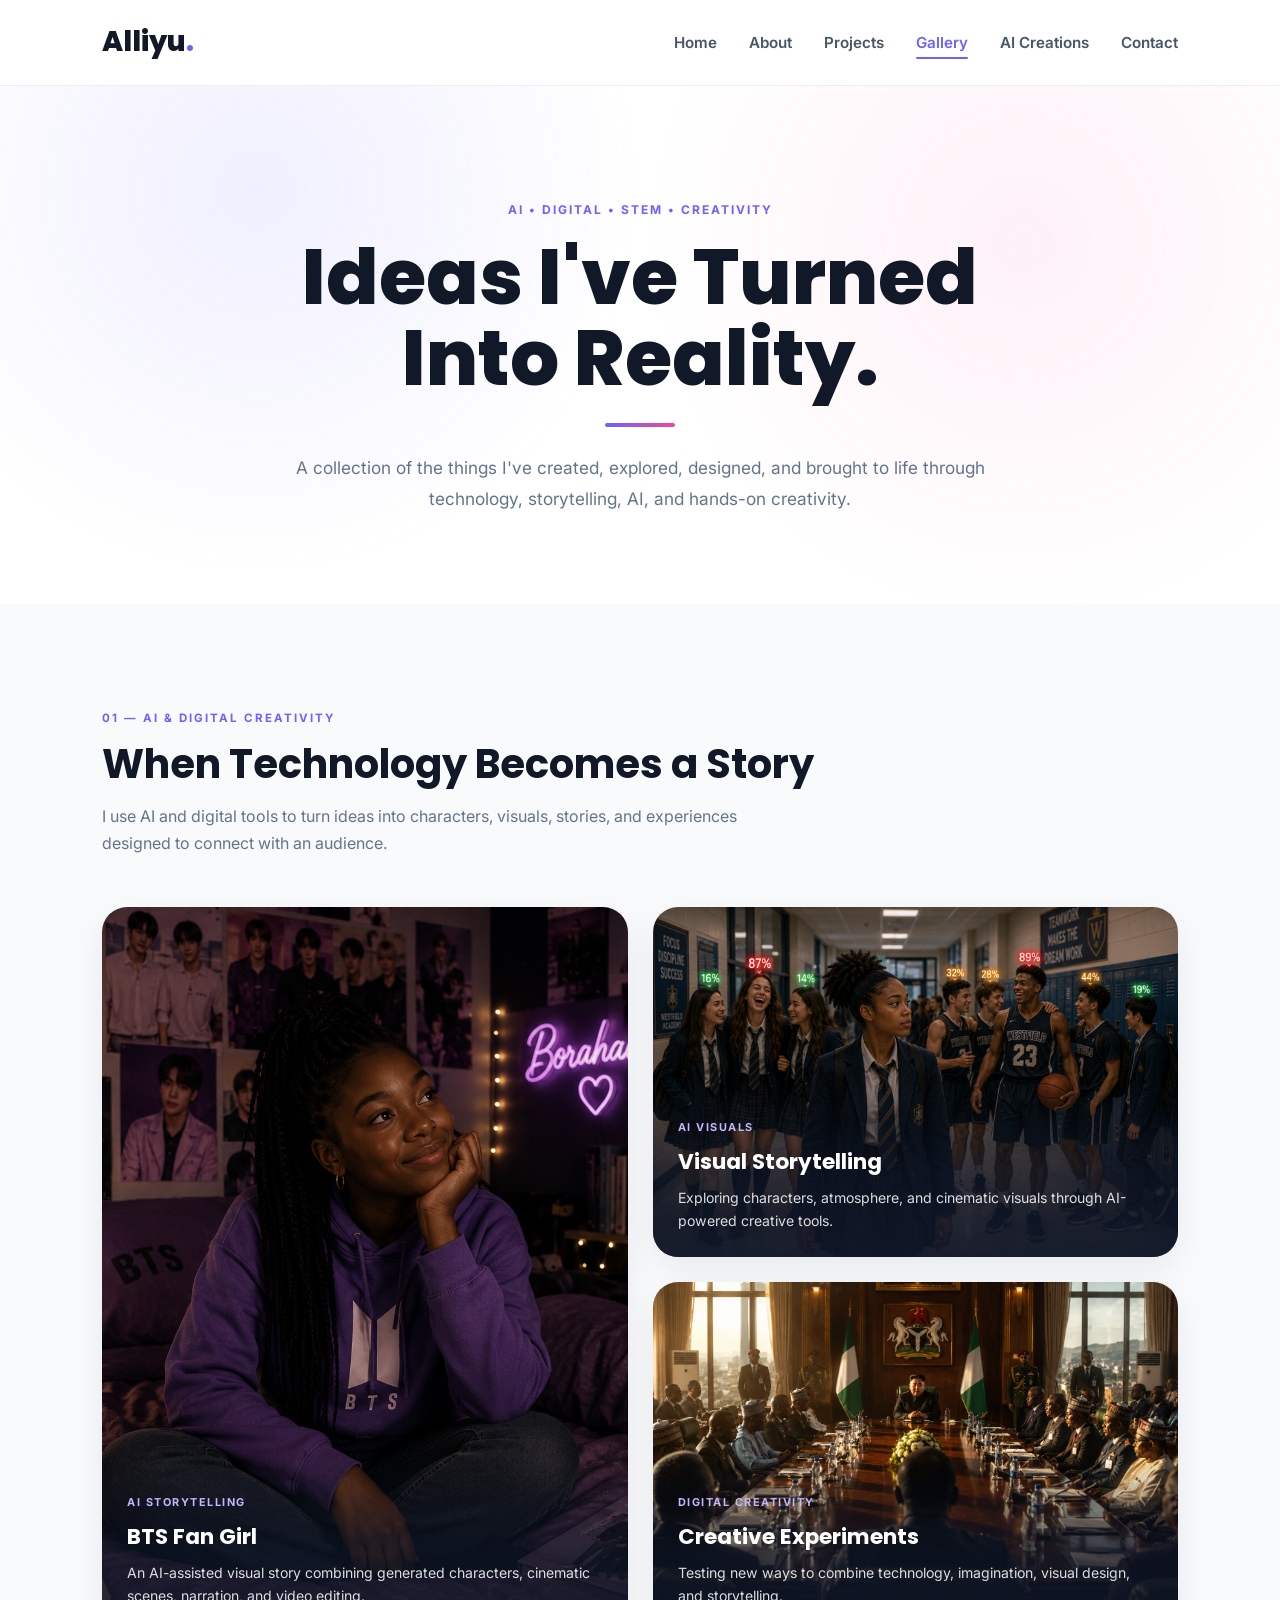
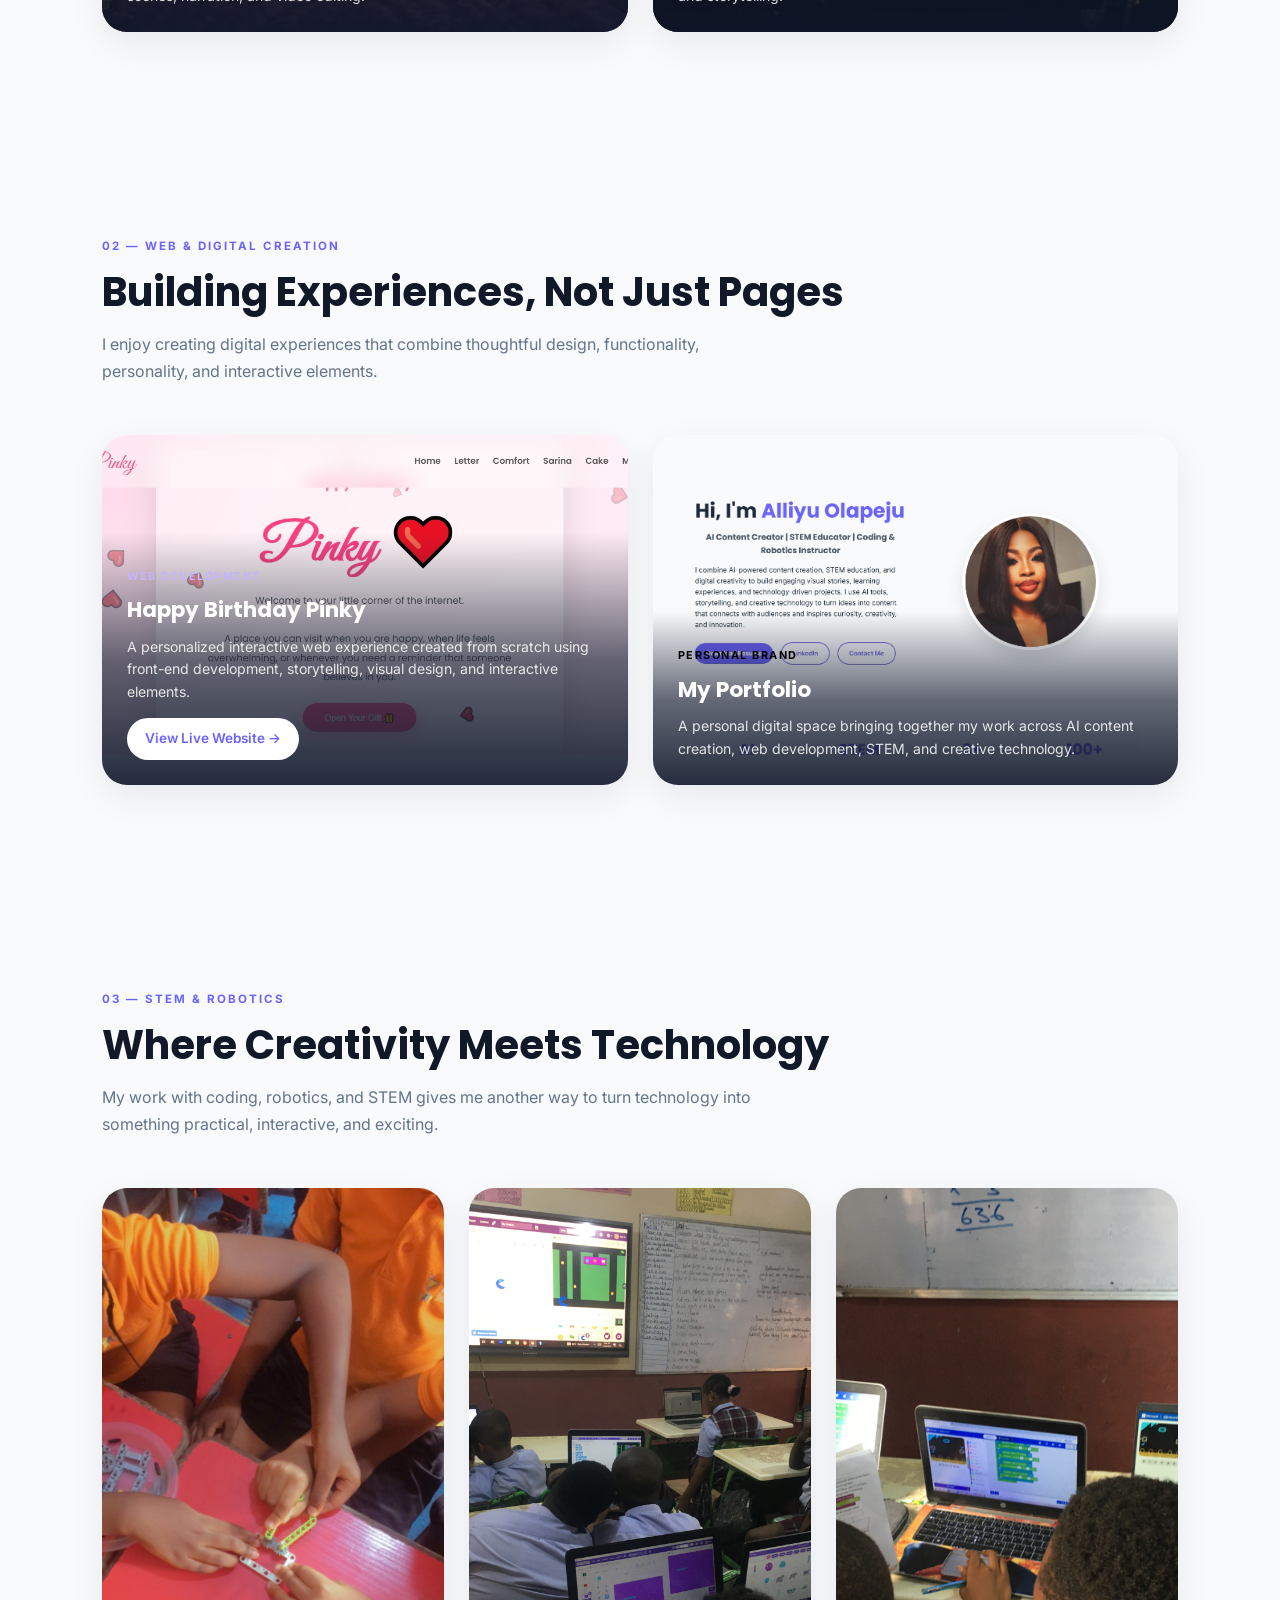
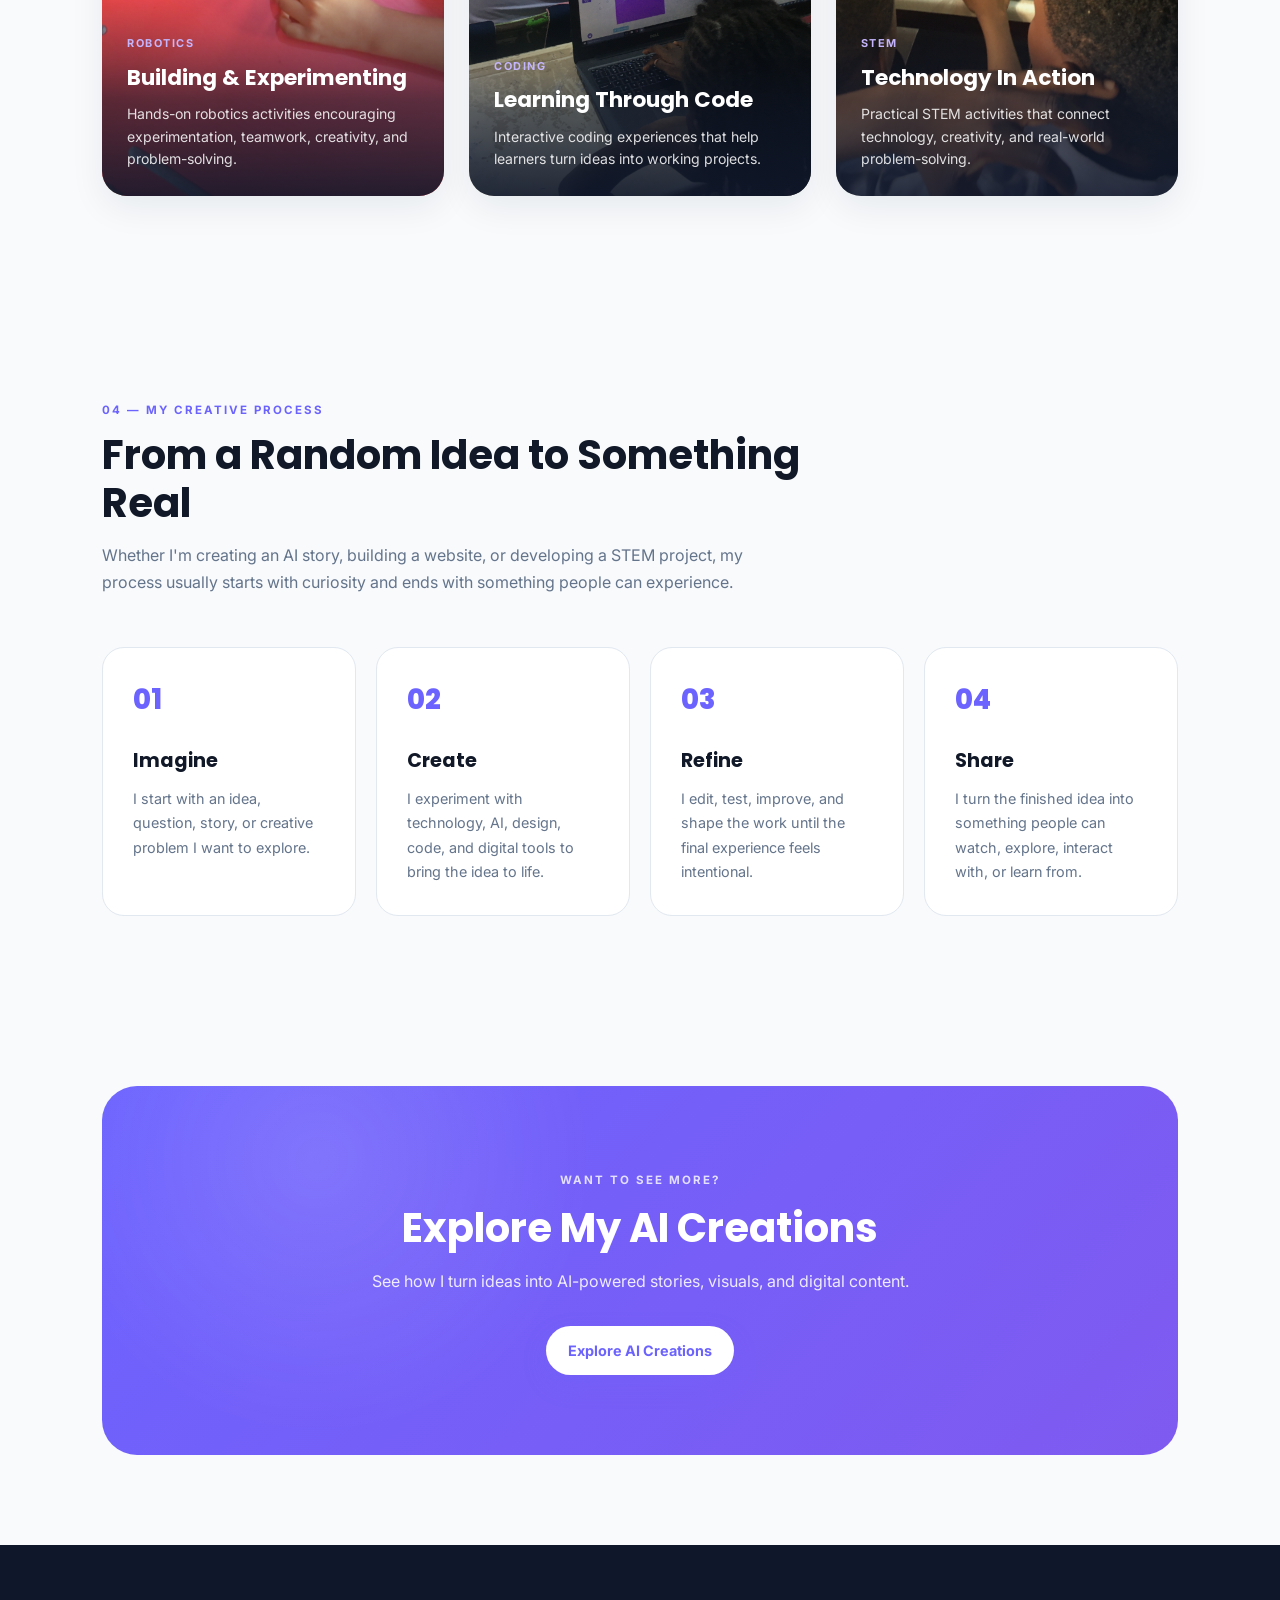
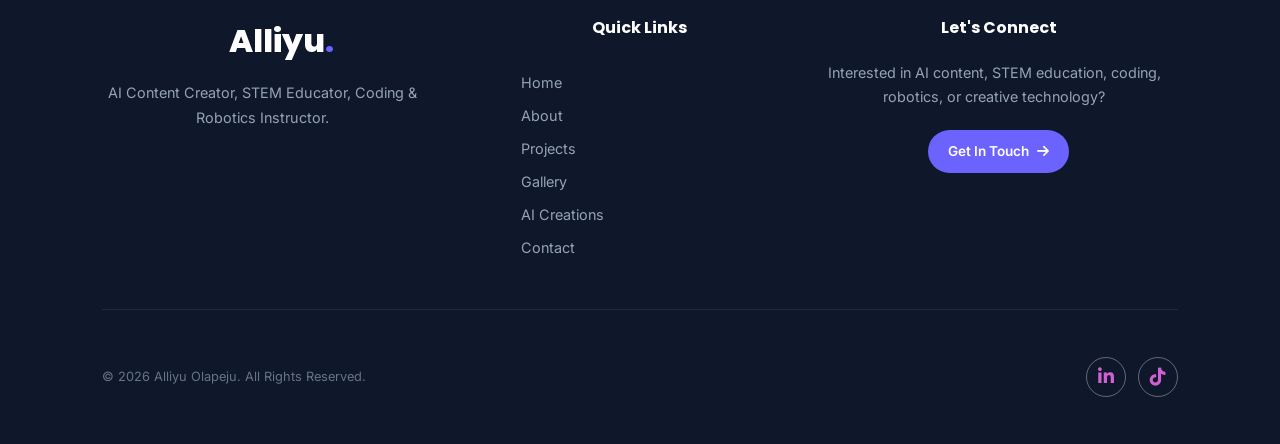
<file: gallery.html>
<!DOCTYPE html>
<html lang="en">

<head>

    <meta charset="UTF-8">

    <meta name="viewport" content="width=device-width, initial-scale=1.0">

    <title>Creative Work | Alliyu Olapeju</title>

    <!-- FAVICON -->
<link rel="icon" type="image/png" sizes="32x32" href="Images/new_portlogo.png">
<link rel="icon" type="image/png" sizes="16x16" href="Images/new_portlogo.png">
<link rel="apple-touch-icon" sizes="180x180" href="Images/new_portlogo.png">

    

    <!-- GOOGLE FONTS -->
    <link rel="preconnect" href="https://fonts.googleapis.com">
    <link rel="preconnect" href="https://fonts.gstatic.com" crossorigin>

    <link
        href="https://fonts.googleapis.com/css2?family=Inter:wght@400;500;600;700&family=Poppins:wght@500;600;700;800&display=swap"
        rel="stylesheet"
    >

    <link
    rel="stylesheet"
    href="https://cdnjs.cloudflare.com/ajax/libs/font-awesome/6.7.2/css/all.min.css"
>

    <!-- CSS -->
    <link rel="stylesheet" href="style.css">
    <link rel="stylesheet" href="responsive.css">
    <link rel="stylesheet" href="animation.css">

</head>


<body>


<!-- =========================
     NAVIGATION
========================= -->

<nav class="navbar">

    <div class="logo">
        Alliyu<span>.</span>
    </div>


    <ul class="nav-links">

        <li>
            <a href="index.html">
                Home
            </a>
        </li>

        <li>
            <a href="about.html">
                About
            </a>
        </li>

        <li>
            <a href="projects.html">
                Projects
            </a>
        </li>

        <li>
            <a href="gallery.html" class="active">
                Gallery
            </a>
        </li>

        <li>
            <a href="ai-content.html">
                AI Creations
            </a>
        </li>

        <li>
            <a href="contact.html">
                Contact
            </a>
        </li>

    </ul>


    <div class="menu-btn">
        ☰
    </div>

</nav>



<!-- =========================
     GALLERY HERO
========================= -->

<section class="creative-gallery-hero">

    <div class="creative-gallery-content">

        <span class="gallery-tag">
            AI • DIGITAL • STEM • CREATIVITY
        </span>


        <h1>
            Ideas I've Turned Into Reality.
        </h1>


        <p>
            A collection of the things I've created, explored,
            designed, and brought to life through technology,
            storytelling, AI, and hands-on creativity.
        </p>

    </div>

</section>



<!-- =========================
     AI & DIGITAL CREATIVITY
========================= -->

<section class="creative-gallery-section">

    <div class="gallery-section-heading">

        <span>
            01 — AI & DIGITAL CREATIVITY
        </span>


        <h2>
            When Technology Becomes a Story
        </h2>


        <p>
            I use AI and digital tools to turn ideas into
            characters, visuals, stories, and experiences
            designed to connect with an audience.
        </p>

    </div>



    <div class="creative-gallery-grid">


        <!-- AI STORY 1 -->

        <article class="creative-gallery-card large">

            <img
                src="Images/kpop_fangirl.png"
                alt="AI generated BTS fan girl storytelling scene"
            >


            <div class="creative-gallery-overlay">

                <span>
                    AI STORYTELLING
                </span>


                <h3>
                    BTS Fan Girl
                </h3>


                <p>
                    An AI-assisted visual story combining
                    generated characters, cinematic scenes,
                    narration, and video editing.
                </p>

            </div>

        </article>



        <!-- AI STORY 2 -->

        <article class="creative-gallery-card">

            <img
                src="Images/Visual_storytelling.png"
                alt="AI generated cinematic storytelling visual"
            >


            <div class="creative-gallery-overlay">

                <span>
                    AI VISUALS
                </span>


                <h3>
                    Visual Storytelling
                </h3>


                <p>
                    Exploring characters, atmosphere, and
                    cinematic visuals through AI-powered
                    creative tools.
                </p>

            </div>

        </article>



        <!-- AI STORY 3 -->

        <article class="creative-gallery-card">

            <img
                src="Images/WLE Scene 3.png"
                alt="AI generated cinematic creative scene"
            >


            <div class="creative-gallery-overlay">

                <span>
                    DIGITAL CREATIVITY
                </span>


                <h3>
                    Creative Experiments
                </h3>


                <p>
                    Testing new ways to combine technology,
                    imagination, visual design, and storytelling.
                </p>

            </div>

        </article>


    </div>

</section>



<!-- =========================
     WEB & DIGITAL CREATION
========================== -->

<section class="creative-gallery-section web-gallery-section">

    <div class="gallery-section-heading">

        <span>
            02 — WEB & DIGITAL CREATION
        </span>


        <h2>
            Building Experiences, Not Just Pages
        </h2>


        <p>
            I enjoy creating digital experiences that combine
            thoughtful design, functionality, personality,
            and interactive elements.
        </p>

    </div>



    <div class="creative-gallery-grid">


        <!-- =========================
             HAPPY BIRTHDAY PINKY
        ========================== -->

        <article class="creative-gallery-card web-project-card">

            <div class="web-project-image">

                <img
                    src="Images/pinky_web.png"
                    alt="Happy Birthday Pinky interactive website"
                >

            </div>


            <div class="creative-gallery-overlay">

                <span>
                    WEB DEVELOPMENT
                </span>


                <h3>
                    Happy Birthday Pinky
                </h3>


                <p>
                    A personalized interactive web experience
                    created from scratch using front-end
                    development, storytelling, visual design,
                    and interactive elements.
                </p>


                <a
                    href="https://happy-birthday-pinky-lovat.vercel.app/#home"
                    target="_blank"
                    rel="noopener noreferrer"
                    class="gallery-project-btn"
                >
                    View Live Website →
                </a>

            </div>

        </article>



        <!-- =========================
             PERSONAL PORTFOLIO
        ========================== -->

        <article class="creative-gallery-card web-project-card portfolio-card">

            <div class="web-project-image">

                <img
                    src="Images/portss.jpeg"
                    alt="Alliyu Olapeju personal portfolio website"
                >

            </div>


            <div class="creative-gallery-overlay">

                <span style="color: black;">
                    PERSONAL BRAND
                </span>


                <h3>
                    My Portfolio
                </h3>


                <p>
                    A personal digital space bringing together
                    my work across AI content creation, web
                    development, STEM, and creative technology.
                </p>

            </div>

        </article>


    </div>

</section>


<!-- =========================
     STEM & ROBOTICS
========================= -->

<section class="creative-gallery-section">

    <div class="gallery-section-heading">

        <span>
            03 — STEM & ROBOTICS
        </span>


        <h2>
            Where Creativity Meets Technology
        </h2>


        <p>
            My work with coding, robotics, and STEM gives me
            another way to turn technology into something
            practical, interactive, and exciting.
        </p>

    </div>



    <div class="creative-gallery-grid stem-gallery-grid">


        <!-- ROBOTICS -->

        <article class="creative-gallery-card">

            <img
                src="Images/team-work.JPG"
                alt="Students participating in a robotics activity"
            >


            <div class="creative-gallery-overlay">

                <span>
                    ROBOTICS
                </span>


                <h3>
                    Building & Experimenting
                </h3>


                <p>
                    Hands-on robotics activities encouraging
                    experimentation, teamwork, creativity,
                    and problem-solving.
                </p>

            </div>

        </article>



        <!-- CODING -->

        <article class="creative-gallery-card">

            <img
                src="Images/coding-activities.JPG"
                alt="Young learners participating in a coding activity"
            >


            <div class="creative-gallery-overlay">

                <span>
                    CODING
                </span>


                <h3>
                    Learning Through Code
                </h3>


                <p>
                    Interactive coding experiences that help
                    learners turn ideas into working projects.
                </p>

            </div>

        </article>



        <!-- STEM -->

        <article class="creative-gallery-card">

            <img
                src="Images/makecode.JPG"
                alt="STEM learning activity using MakeCode"
            >


            <div class="creative-gallery-overlay">

                <span>
                    STEM
                </span>


                <h3>
                    Technology In Action
                </h3>


                <p>
                    Practical STEM activities that connect
                    technology, creativity, and real-world
                    problem-solving.
                </p>

            </div>

        </article>


    </div>

</section>



<!-- =========================
     MY CREATIVE PROCESS
========================= -->

<section class="creative-gallery-section">

    <div class="gallery-section-heading">

        <span>
            04 — MY CREATIVE PROCESS
        </span>


        <h2>
            From a Random Idea to Something Real
        </h2>


        <p>
            Whether I'm creating an AI story, building a website,
            or developing a STEM project, my process usually
            starts with curiosity and ends with something people
            can experience.
        </p>

    </div>



    <div class="process-gallery">


        <!-- STEP 1 -->

        <div class="process-card">

            <div class="process-number">
                01
            </div>


            <h3>
                Imagine
            </h3>


            <p>
                I start with an idea, question, story,
                or creative problem I want to explore.
            </p>

        </div>



        <!-- STEP 2 -->

        <div class="process-card">

            <div class="process-number">
                02
            </div>


            <h3>
                Create
            </h3>


            <p>
                I experiment with technology, AI, design,
                code, and digital tools to bring the idea
                to life.
            </p>

        </div>



        <!-- STEP 3 -->

        <div class="process-card">

            <div class="process-number">
                03
            </div>


            <h3>
                Refine
            </h3>


            <p>
                I edit, test, improve, and shape the work
                until the final experience feels intentional.
            </p>

        </div>



        <!-- STEP 4 -->

        <div class="process-card">

            <div class="process-number">
                04
            </div>


            <h3>
                Share
            </h3>


            <p>
                I turn the finished idea into something
                people can watch, explore, interact with,
                or learn from.
            </p>

        </div>


    </div>

</section>



<!-- =========================
     CTA
========================= -->

<section class="gallery-cta">

    <div>

        <span>
            WANT TO SEE MORE?
        </span>


        <h2>
            Explore My AI Creations
        </h2>


        <p>
            See how I turn ideas into AI-powered stories,
            visuals, and digital content.
        </p>


        <a
            href="ai-content.html"
            class="btn primary"
        >
            Explore AI Creations
        </a>

    </div>

</section>



<!-- =========================
     FOOTER
========================= -->

<!-- =========================
     FOOTER
========================= -->

<footer class="site-footer">

    <div class="footer-content">

        <div class="footer-brand">

            <a href="index.html" class="footer-logo">
                Alliyu<span>.</span>
            </a>

            <p>
                AI Content Creator, STEM Educator,
                Coding & Robotics Instructor.
            </p>

        </div>


        <div class="footer-links">

            <h3>Quick Links</h3>

            <a href="index.html">Home</a>
            <a href="about.html">About</a>
            <a href="projects.html">Projects</a>
            <a href="gallery.html">Gallery</a>
            <a href="ai-content.html">AI Creations</a>
            <a href="contact.html">Contact</a>

        </div>


        <div class="footer-connect">

            <h3>Let's Connect</h3>

            <p>
                Interested in AI content, STEM education,
                coding, robotics, or creative technology?
            </p>

            <a href="contact.html" class="footer-contact-btn">
                Get In Touch
                <i class="fa-solid fa-arrow-right"></i>
            </a>

        </div>

    </div>


    <div class="footer-bottom">

        <p>
            © 2026 Alliyu Olapeju. All Rights Reserved.
        </p>

        <div class="footer-socials">

            <a
                href="https://www.linkedin.com/in/olapeju-alliyu-300b7226a/"
                target="_blank"
                rel="noopener noreferrer"
                aria-label="LinkedIn"
            >
                <i class="fa-brands fa-linkedin-in"></i>
            </a>


            <a
                 href="https://www.tiktok.com/@thepicai.world_"
                 target="_blank"
                 rel="noopener noreferrer"
                 aria-label="TikTok"
                                    >
               <i class="fa-brands fa-tiktok"></i>
            </a>

        </div>

    </div>

</footer>

</body>

</html>
</file>
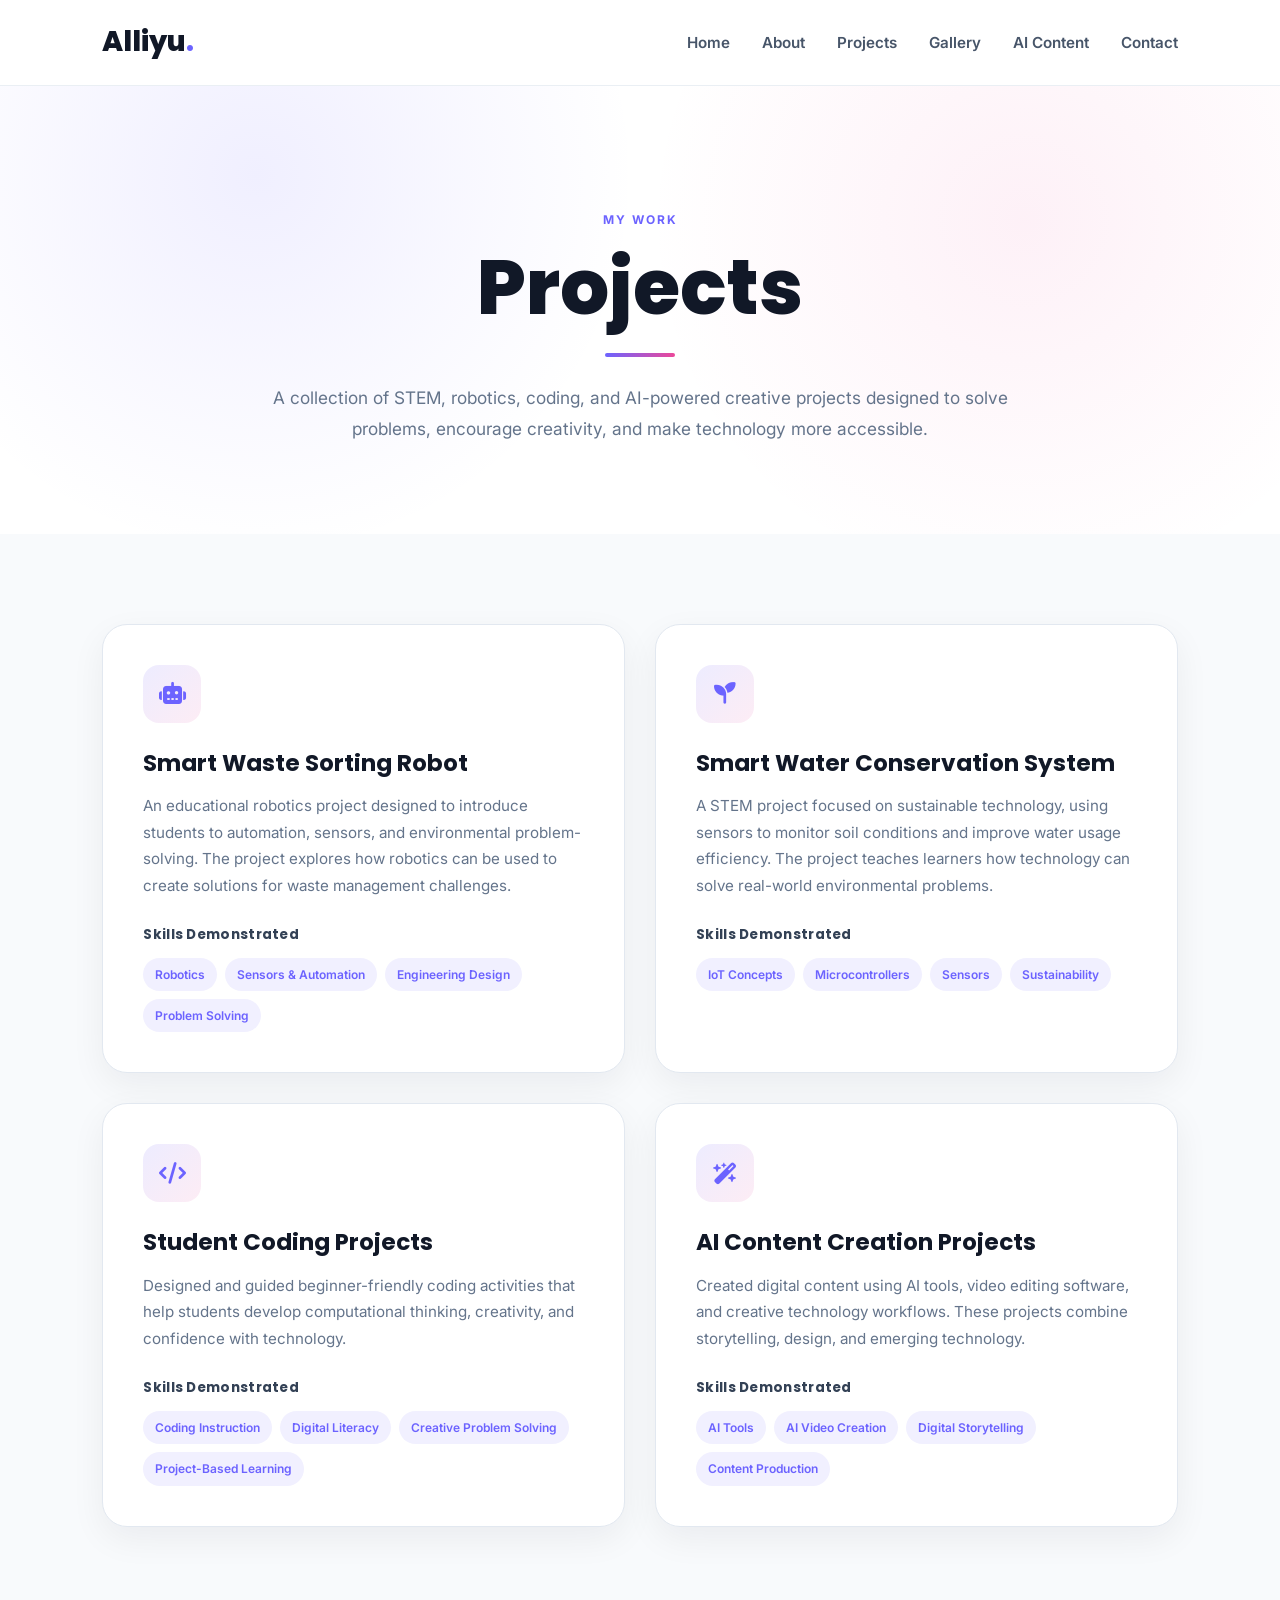
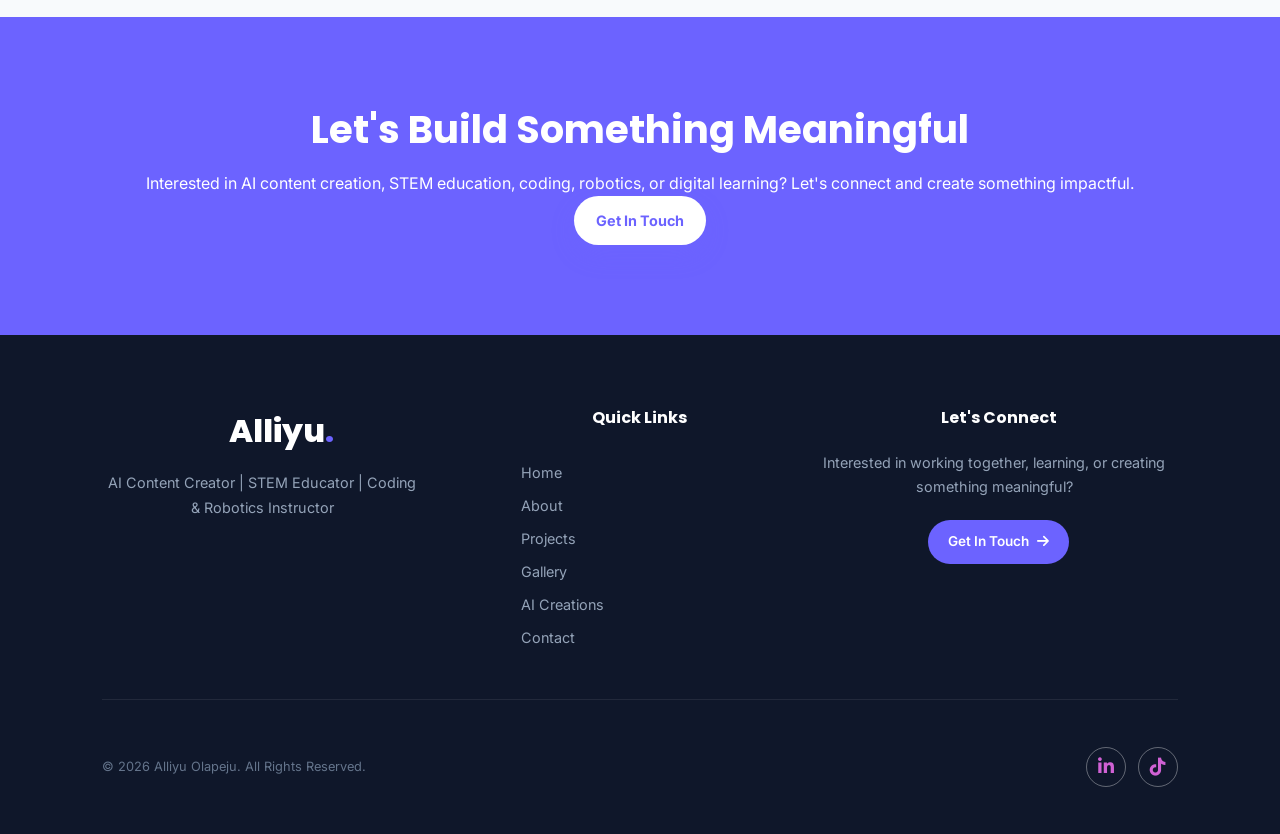
<file: projects.html>
<!DOCTYPE html>
<html lang="en">

<head>

    <meta charset="UTF-8">
    <meta name="viewport" content="width=device-width, initial-scale=1.0">

    <title>Projects | Alliyu Olapeju</title>

    <!-- FAVICON -->
    <link
        rel="icon"
        type="image/png"
        href="images/new_portlogo.png"
    >

    <!-- Fonts -->
    <link rel="preconnect" href="https://fonts.googleapis.com">
    <link rel="preconnect" href="https://fonts.gstatic.com" crossorigin>

    <link
        href="https://fonts.googleapis.com/css2?family=Inter:wght@400;500;600;700&family=Poppins:wght@500;600;700;800&display=swap"
        rel="stylesheet"
    >

    <!-- Font Awesome -->
    <link
        rel="stylesheet"
        href="https://cdnjs.cloudflare.com/ajax/libs/font-awesome/6.7.2/css/all.min.css"
    >

    <!-- CSS -->
    <link rel="stylesheet" href="style.css">
    <link rel="stylesheet" href="responsive.css">
    <link rel="stylesheet" href="animation.css">

</head>


<body>


<!-- =========================
     NAVBAR
========================= -->

<header>

    <nav class="navbar">

        <a href="index.html" class="logo">
            Alliyu<span>.</span>
        </a>

        <ul class="nav-links" id="navLinks">

            <li>
                <a href="index.html">Home</a>
            </li>

            <li>
                <a href="about.html">About</a>
            </li>

            <li>
                <a href="projects.html">Projects</a>
            </li>

            <li>
                <a href="gallery.html">Gallery</a>
            </li>

            <li>
                <a href="ai-content.html">AI Content</a>
            </li>

            <li>
                <a href="contact.html">Contact</a>
            </li>

        </ul>

        <div class="menu-btn" id="menuBtn">
            <i class="fa-solid fa-bars"></i>
        </div>

    </nav>

</header>


<!-- =========================
     PAGE HEADER
========================= -->

<section class="page-header">

    <span class="section-tag">
        MY WORK
    </span>

    <h1>
        Projects
    </h1>

    <p>
        A collection of STEM, robotics, coding, and AI-powered
        creative projects designed to solve problems, encourage
        creativity, and make technology more accessible.
    </p>

</section>


<!-- =========================
     PROJECTS
========================= -->

<section class="projects-page">

    <div class="project-grid">


        <!-- SMART WASTE SORTING ROBOT -->

        <div class="project-box">

            <div class="project-icon">
                <i class="fa-solid fa-robot"></i>
            </div>

            <h2>
                Smart Waste Sorting Robot
            </h2>

            <p>
                An educational robotics project designed to introduce
                students to automation, sensors, and environmental
                problem-solving. The project explores how robotics
                can be used to create solutions for waste management
                challenges.
            </p>

            <h3>
                Skills Demonstrated
            </h3>

            <ul>
                <li>Robotics</li>
                <li>Sensors & Automation</li>
                <li>Engineering Design</li>
                <li>Problem Solving</li>
            </ul>

        </div>


        <!-- SMART WATER CONSERVATION SYSTEM -->

        <div class="project-box">

            <div class="project-icon">
                <i class="fa-solid fa-seedling"></i>
            </div>

            <h2>
                Smart Water Conservation System
            </h2>

            <p>
                A STEM project focused on sustainable technology,
                using sensors to monitor soil conditions and improve
                water usage efficiency. The project teaches learners
                how technology can solve real-world environmental
                problems.
            </p>

            <h3>
                Skills Demonstrated
            </h3>

            <ul>
                <li>IoT Concepts</li>
                <li>Microcontrollers</li>
                <li>Sensors</li>
                <li>Sustainability</li>
            </ul>

        </div>


        <!-- STUDENT CODING PROJECTS -->

        <div class="project-box">

            <div class="project-icon">
                <i class="fa-solid fa-code"></i>
            </div>

            <h2>
                Student Coding Projects
            </h2>

            <p>
                Designed and guided beginner-friendly coding
                activities that help students develop computational
                thinking, creativity, and confidence with technology.
            </p>

            <h3>
                Skills Demonstrated
            </h3>

            <ul>
                <li>Coding Instruction</li>
                <li>Digital Literacy</li>
                <li>Creative Problem Solving</li>
                <li>Project-Based Learning</li>
            </ul>

        </div>


        <!-- AI CONTENT CREATION -->

        <div class="project-box">

            <div class="project-icon">
                <i class="fa-solid fa-wand-magic-sparkles"></i>
            </div>

            <h2>
                AI Content Creation Projects
            </h2>

            <p>
                Created digital content using AI tools, video editing
                software, and creative technology workflows. These
                projects combine storytelling, design, and emerging
                technology.
            </p>

            <h3>
                Skills Demonstrated
            </h3>

            <ul>
                <li>AI Tools</li>
                <li>AI Video Creation</li>
                <li>Digital Storytelling</li>
                <li>Content Production</li>
            </ul>

        </div>


    </div>

</section>


<!-- =========================
     CTA
========================= -->

<section class="cta">

    <h2>
        Let's Build Something Meaningful
    </h2>

    <p>
        Interested in AI content creation, STEM education,
        coding, robotics, or digital learning?
        Let's connect and create something impactful.
    </p>

    <a
        href="contact.html"
        class="btn primary"
    >
        Get In Touch
    </a>

</section>


<footer class="site-footer">

    <div class="footer-content">

        <div class="footer-brand">
            <a href="index.html" class="footer-logo">
                Alliyu<span>.</span>
            </a>

            <p>
                AI Content Creator | STEM Educator |
                Coding & Robotics Instructor
            </p>
        </div>


        <div class="footer-links">

            <h3>Quick Links</h3>

            <a href="index.html">Home</a>
            <a href="about.html">About</a>
            <a href="projects.html">Projects</a>
            <a href="gallery.html">Gallery</a>
            <a href="ai-content.html">AI Creations</a>
            <a href="contact.html">Contact</a>

        </div>


        <div class="footer-connect">

            <h3>Let's Connect</h3>

            <p>
                Interested in working together,
                learning, or creating something meaningful?
            </p>

            <a href="contact.html" class="footer-contact-btn">
                Get In Touch
                <i class="fa-solid fa-arrow-right"></i>
            </a>

        </div>

    </div>


    <div class="footer-bottom">

    <p>
        © 2026 Alliyu Olapeju. All Rights Reserved.
    </p>


    <div class="footer-socials">

        <!-- LinkedIn -->
        <a
            href="https://www.linkedin.com/in/olapeju-alliyu-300b7226a/"
            target="_blank"
            rel="noopener noreferrer"
            aria-label="LinkedIn"
        >
            <i class="fa-brands fa-linkedin-in"></i>
        </a>


        <!-- TikTok -->
        <a
            href="https://www.tiktok.com/@thepicai.world_"
            target="_blank"
            rel="noopener noreferrer"
            aria-label="TikTok"
        >
            <i class="fa-brands fa-tiktok"></i>
        </a>

    </div>

</div>
</footer>


<!-- =========================
     JAVASCRIPT
========================= -->

<script src="script.js"></script>

</body>

</html>
</file>
<file: style.css>
/* =====================================================
   GLOBAL STYLES
===================================================== */

* {
    margin: 0;
    padding: 0;
    box-sizing: border-box;
}

html {
    scroll-behavior: smooth;
}

body {
    font-family: 'Inter', sans-serif;
    background: #f8fafc;
    color: #1e293b;
    line-height: 1.6;
}

h1,
h2,
h3 {
    font-family: 'Poppins', sans-serif;
}

a {
    text-decoration: none;
    color: inherit;
}

img {
    max-width: 100%;
    display: block;
}

section {
    padding: 90px 8%;
}


/* =====================================================
   NAVBAR
===================================================== */

header {
    position: sticky;
    top: 0;
    z-index: 1000;
}

.navbar {
    display: flex;
    justify-content: space-between;
    align-items: center;

    padding: 20px 8%;

    background: rgba(255, 255, 255, 0.92);

    backdrop-filter: blur(12px);
    -webkit-backdrop-filter: blur(12px);

    border-bottom: 1px solid rgba(226, 232, 240, 0.7);
}

.logo,
.footer-logo {
    font-family: 'Poppins', sans-serif;
    font-size: 28px;
    font-weight: 800;
    color: #111827;
}

.logo span,
.footer-logo span {
    color: #6c63ff;
}

.nav-links {
    display: flex;
    align-items: center;
    gap: 32px;

    list-style: none;
}

.nav-links a {
    position: relative;

    color: #475569;

    font-size: 0.95rem;
    font-weight: 600;

    transition: color 0.3s ease;
}

.nav-links a:hover,
.nav-links a.active {
    color: #6c63ff;
}

.nav-links a::after {
    content: "";

    position: absolute;
    left: 0;
    bottom: -7px;

    width: 0;
    height: 2px;

    border-radius: 10px;

    background: #6c63ff;

    transition: width 0.3s ease;
}

.nav-links a:hover::after,
.nav-links a.active::after {
    width: 100%;
}

.menu-btn {
    display: none;

    border: none;
    background: transparent;

    color: #111827;

    font-size: 25px;

    cursor: pointer;
}


/* =====================================================
   HERO
===================================================== */

.hero {
    min-height: 88vh;

    display: flex;
    align-items: center;
    justify-content: space-between;

    gap: 70px;

    background:
        radial-gradient(
            circle at 10% 20%,
            rgba(108, 99, 255, 0.08),
            transparent 30%
        ),
        radial-gradient(
            circle at 90% 80%,
            rgba(236, 72, 153, 0.06),
            transparent 30%
        ),
        #f8fafc;
}

.hero-text {
    flex: 1;
    max-width: 700px;
}

.hero-tag {
    display: inline-block;

    margin-bottom: 20px;

    color: #6c63ff;

    font-size: 0.72rem;
    font-weight: 700;

    letter-spacing: 2px;
}

.hero-text h1 {
    margin-bottom: 18px;

    color: #111827;

    font-size: clamp(2.8rem, 5vw, 4.5rem);
    line-height: 1.08;

    font-weight: 800;
}

.hero-text h1 span {
    display: block;
    color: #6c63ff;
}

.hero-text h2 {
    margin-bottom: 22px;

    color: #475569;

    font-size: 1.2rem;
    line-height: 1.5;

    font-weight: 600;
}

.hero-text p {
    max-width: 650px;

    margin-bottom: 32px;

    color: #64748b;

    font-size: 1.05rem;
    line-height: 1.8;
}


/* =====================================================
   HERO BUTTONS
===================================================== */

.hero-buttons {
    display: flex;
    flex-wrap: wrap;
    align-items: center;
    gap: 12px;
}

.btn {
    display: inline-flex;
    align-items: center;
    justify-content: center;
    gap: 9px;

    padding: 13px 22px;

    border-radius: 30px;

    font-size: 0.9rem;
    font-weight: 700;

    transition:
        transform 0.3s ease,
        background 0.3s ease,
        color 0.3s ease,
        box-shadow 0.3s ease;
}

.btn:hover {
    transform: translateY(-3px);
}

.btn.primary {
    background: #6c63ff;
    color: #ffffff;

    box-shadow:
        0 10px 25px rgba(108, 99, 255, 0.22);
}

.btn.primary:hover {
    background: #574fe0;
}

.btn.secondary {
    border: 1.5px solid #6c63ff;

    background: #ffffff;
    color: #6c63ff;
}

.btn.secondary:hover {
    background: #6c63ff;
    color: #ffffff;
}

.btn.outline {
    border: 1.5px solid #cbd5e1;

    background: #ffffff;
    color: #475569;
}

.btn.outline:hover {
    border-color: #6c63ff;
    color: #6c63ff;
}


/* =====================================================
   HERO IMAGE
===================================================== */

.hero-image {
    position: relative;

    flex: 0 0 420px;

    display: flex;
    justify-content: center;
    align-items: center;
}

.hero-image-glow {
    position: absolute;

    width: 370px;
    height: 370px;

    border-radius: 50%;

    background:
        linear-gradient(
            135deg,
            rgba(108, 99, 255, 0.18),
            rgba(236, 72, 153, 0.12)
        );

    filter: blur(2px);
}

.hero-image img {
    position: relative;
    z-index: 1;

    width: 350px;
    height: 350px;

    object-fit: cover;

    border-radius: 50%;

    border: 8px solid #ffffff;

    box-shadow:
        0 25px 60px rgba(15, 23, 42, 0.14);
}


/* =====================================================
   SECTION HEADINGS
===================================================== */

.section-tag {
    display: block;

    margin-bottom: 12px;

    color: #6c63ff;

    font-size: 0.72rem;
    font-weight: 700;

    letter-spacing: 2px;
    text-align: center;
}

section > h2 {
    margin-bottom: 18px;

    color: #0f172a;

    font-size: 2.4rem;
    line-height: 1.2;

    text-align: center;
}

.section-intro {
    max-width: 680px;

    margin: 0 auto 50px;

    color: #64748b;

    font-size: 1rem;
    line-height: 1.8;

    text-align: center;
}


/* =====================================================
   IMPACT SECTION
===================================================== */

.impact-section {
    display: grid;

    grid-template-columns: repeat(4, 1fr);

    gap: 22px;

    padding: 70px 8%;

    background: #ffffff;
}

.impact-card {
    padding: 32px 20px;

    border: 1px solid #e2e8f0;

    border-radius: 24px;

    background: #f8fafc;

    text-align: center;

    transition:
        transform 0.3s ease,
        box-shadow 0.3s ease,
        border-color 0.3s ease;
}

.impact-card:hover {
    transform: translateY(-7px);

    border-color: rgba(108, 99, 255, 0.2);

    box-shadow:
        0 18px 40px rgba(15, 23, 42, 0.08);
}

.impact-icon {
    width: 52px;
    height: 52px;

    display: flex;
    align-items: center;
    justify-content: center;

    margin: 0 auto 17px;

    border-radius: 16px;

    background: rgba(108, 99, 255, 0.1);

    color: #6c63ff;

    font-size: 1.25rem;
}

.impact-card h2 {
    margin-bottom: 5px;

    color: #6c63ff;

    font-size: 2rem;
}

.impact-card p {
    color: #475569;

    font-size: 0.9rem;
    font-weight: 600;
}


/* =====================================================
   ABOUT PREVIEW
===================================================== */

.about-preview {
    background: #ffffff;

    text-align: center;
}

.about-preview p {
    max-width: 800px;

    margin: 0 auto;

    color: #64748b;

    font-size: 1.05rem;
    line-height: 1.8;
}

.read-more {
    display: inline-flex;
    align-items: center;
    gap: 8px;

    margin-top: 24px;

    color: #6c63ff;

    font-weight: 700;

    transition:
        gap 0.3s ease,
        color 0.3s ease;
}

.read-more:hover {
    gap: 13px;
    color: #574fe0;
}


/* =====================================================
   SKILLS
===================================================== */

.skills-section {
    background: #f8fafc;
}

.skill-container {
    display: grid;

    grid-template-columns: repeat(4, 1fr);

    gap: 22px;

    max-width: 1200px;

    margin: auto;
}

.skill-card {
    padding: 32px 24px;

    border: 1px solid #e2e8f0;

    border-radius: 22px;

    background: #ffffff;

    text-align: center;

    box-shadow:
        0 8px 25px rgba(15, 23, 42, 0.04);

    transition:
        transform 0.3s ease,
        box-shadow 0.3s ease,
        border-color 0.3s ease;
}

.skill-card:hover {
    transform: translateY(-7px);

    border-color: rgba(108, 99, 255, 0.25);

    box-shadow:
        0 18px 40px rgba(15, 23, 42, 0.08);
}

.skill-icon {
    width: 58px;
    height: 58px;

    display: flex;
    align-items: center;
    justify-content: center;

    margin: 0 auto 20px;

    border-radius: 18px;

    background:
        linear-gradient(
            135deg,
            rgba(108, 99, 255, 0.12),
            rgba(236, 72, 153, 0.08)
        );

    color: #6c63ff;

    font-size: 1.4rem;
}

.skill-card h3 {
    margin-bottom: 12px;

    color: #111827;

    font-size: 1.05rem;
}

.skill-card p {
    color: #64748b;

    font-size: 0.88rem;
    line-height: 1.7;
}


/* =====================================================
   FEATURED PROJECTS
===================================================== */

.featured-projects {
    background: #ffffff;

    text-align: center;
}

.featured-project-grid {
    display: grid;

    grid-template-columns: repeat(3, 1fr);

    gap: 24px;

    max-width: 1150px;

    margin: 0 auto 40px;

    text-align: left;
}

.featured-project-card {
    display: flex;
    align-items: flex-start;
    gap: 18px;

    padding: 28px;

    border: 1px solid #e2e8f0;

    border-radius: 23px;

    background: #ffffff;

    box-shadow:
        0 8px 25px rgba(15, 23, 42, 0.04);

    transition:
        transform 0.3s ease,
        box-shadow 0.3s ease;
}

.featured-project-card:hover {
    transform: translateY(-7px);

    box-shadow:
        0 18px 40px rgba(15, 23, 42, 0.09);
}

.featured-project-icon {
    flex-shrink: 0;

    width: 50px;
    height: 50px;

    display: flex;
    align-items: center;
    justify-content: center;

    border-radius: 15px;

    background: rgba(108, 99, 255, 0.1);

    color: #6c63ff;

    font-size: 1.2rem;
}

.project-label {
    display: block;

    margin-bottom: 7px;

    color: #6c63ff;

    font-size: 0.65rem;
    font-weight: 700;

    letter-spacing: 1.5px;
}

.featured-project-card h3 {
    margin-bottom: 9px;

    color: #111827;

    font-size: 1.1rem;
}

.featured-project-card p {
    color: #64748b;

    font-size: 0.86rem;
    line-height: 1.65;
}

.projects-link {
    display: inline-flex;
    align-items: center;
    gap: 8px;

    color: #6c63ff;

    font-weight: 700;

    transition: gap 0.3s ease;
}

.projects-link:hover {
    gap: 13px;
}


/* =====================================================
   CTA
===================================================== */

.home-cta {
    margin: 30px 8% 90px;

    padding: 80px 10%;

    border-radius: 32px;

    background:
        radial-gradient(
            circle at 20% 20%,
            rgba(255, 255, 255, 0.12),
            transparent 30%
        ),
        linear-gradient(
            135deg,
            #6c63ff,
            #7f5af0
        );

    color: #ffffff;

    text-align: center;
}

.home-cta .section-tag {
    color: rgba(255, 255, 255, 0.75);
}

.home-cta h2 {
    margin-bottom: 17px;

    color: #ffffff;

    font-size: 2.5rem;
}

.home-cta p {
    max-width: 680px;

    margin: 0 auto 30px;

    color: rgba(255, 255, 255, 0.88);

    line-height: 1.8;
}

.home-cta .btn.primary {
    background: #ffffff;
    color: #6c63ff;

    box-shadow: none;
}

.home-cta .btn.primary:hover {
    background: #f8fafc;
}


/* =====================================================
   FOOTER
===================================================== */

footer {
    padding: 55px 8% 30px;

    background: #0f172a;

    color: #ffffff;

    text-align: center;
}

.footer-content {
    max-width: 800px;
    margin: auto;
}

.footer-logo {
    display: inline-block;

    margin-bottom: 12px;

    color: #ffffff;
}

.footer-content > p {
    color: #94a3b8;

    font-size: 0.88rem;
}

.footer-socials {
    display: flex;
    justify-content: center;

    margin: 22px 0;
}

.footer-socials a {
    width: 42px;
    height: 42px;

    display: flex;
    align-items: center;
    justify-content: center;

    border-radius: 50%;

    background: rgba(255, 255, 255, 0.08);

    color: #ffffff;

    transition:
        background 0.3s ease,
        transform 0.3s ease;
}

.footer-socials a:hover {
    background: #6c63ff;
    transform: translateY(-3px);
}

.copyright {
    padding-top: 22px;

    border-top: 1px solid rgba(255, 255, 255, 0.08);

    font-size: 0.78rem !important;
}


/* =====================================================
   TABLET
===================================================== */

@media (max-width: 1000px) {

    .hero {
        gap: 40px;
    }

    .hero-image {
        flex-basis: 350px;
    }

    .hero-image img {
        width: 300px;
        height: 300px;
    }

    .hero-image-glow {
        width: 320px;
        height: 320px;
    }

    .impact-section {
        grid-template-columns: repeat(2, 1fr);
    }

    .skill-container {
        grid-template-columns: repeat(2, 1fr);
    }

    .featured-project-grid {
        grid-template-columns: 1fr;
        max-width: 750px;
    }

}


/* =====================================================
   MOBILE
===================================================== */

@media (max-width: 768px) {

    section {
        padding: 70px 5%;
    }


    /* NAVIGATION */

    .navbar {
        padding: 17px 5%;
    }

    .nav-links {
        position: absolute;

        top: 100%;
        left: 0;
        right: 0;

        display: flex;
        flex-direction: column;
        align-items: flex-start;

        gap: 0;

        padding: 10px 5% 20px;

        background: #ffffff;

        border-bottom: 1px solid #e2e8f0;

        box-shadow:
            0 15px 30px rgba(15, 23, 42, 0.08);

        transform: translateY(-150%);
        opacity: 0;

        pointer-events: none;

        transition:
            transform 0.3s ease,
            opacity 0.3s ease;
    }

    .nav-links.active {
        transform: translateY(0);
        opacity: 1;

        pointer-events: auto;
    }

    .nav-links li {
        width: 100%;
    }

    .nav-links a {
        display: block;

        padding: 14px 0;
    }

    .nav-links a::after {
        display: none;
    }

    .menu-btn {
        display: block;
    }


    /* HERO */

    .hero {
        min-height: auto;

        flex-direction: column;

        padding-top: 70px;
        padding-bottom: 80px;

        text-align: center;
    }

    .hero-text {
        max-width: 100%;
    }

    .hero-tag {
        font-size: 0.65rem;
    }

    .hero-text h1 {
        font-size: 2.7rem;
    }

    .hero-text h1 span {
        display: inline;
    }

    .hero-text h2 {
        font-size: 1.05rem;
    }

    .hero-text p {
        font-size: 0.95rem;
    }

    .hero-buttons {
        justify-content: center;
    }

    .hero-image {
        flex-basis: auto;

        margin-top: 20px;
    }

    .hero-image img {
        width: 280px;
        height: 280px;
    }

    .hero-image-glow {
        width: 300px;
        height: 300px;
    }


    /* HEADINGS */

    section > h2 {
        font-size: 2rem;
    }


    /* IMPACT */

    .impact-section {
        grid-template-columns: repeat(2, 1fr);

        padding: 55px 5%;

        gap: 15px;
    }

    .impact-card {
        padding: 25px 15px;
    }

    .impact-card h2 {
        font-size: 1.7rem;
    }


    /* SKILLS */

    .skill-container {
        grid-template-columns: 1fr;

        max-width: 450px;
    }


    /* PROJECTS */

    .featured-project-grid {
        grid-template-columns: 1fr;
    }

    .featured-project-card {
        padding: 24px;
    }


    /* CTA */

    .home-cta {
        margin: 20px 5% 60px;

        padding: 60px 7%;

        border-radius: 25px;
    }

    .home-cta h2 {
        font-size: 2rem;
    }

}


/* =====================================================
   SMALL PHONES
===================================================== */

@media (max-width: 400px) {

    .hero-text h1 {
        font-size: 2.3rem;
    }

    .hero-text h2 {
        font-size: 0.95rem;
    }

    .hero-buttons {
        flex-direction: column;
        width: 100%;
    }

    .hero-buttons .btn {
        width: 100%;
    }

    .hero-image img {
        width: 240px;
        height: 240px;
    }

    .hero-image-glow {
        width: 260px;
        height: 260px;
    }

    .impact-section {
        grid-template-columns: 1fr 1fr;
    }

    .impact-card p {
        font-size: 0.78rem;
    }

}



/* =====================================================
   CREATIVE GALLERY PAGE
===================================================== */


/* =========================
   GALLERY HERO
========================= */

.creative-gallery-hero {

    position: relative;

    padding: 110px 8% 90px;

    text-align: center;

    background:
        radial-gradient(
            circle at 20% 20%,
            rgba(108, 99, 255, 0.10),
            transparent 35%
        ),
        radial-gradient(
            circle at 80% 30%,
            rgba(236, 72, 153, 0.08),
            transparent 35%
        ),
        #ffffff;

    overflow: hidden;

}


.creative-gallery-content {

    max-width: 800px;

    margin: auto;

}


.gallery-tag {

    display: inline-block;

    margin-bottom: 18px;

    color: #6c63ff;

    font-size: 0.75rem;

    font-weight: 700;

    letter-spacing: 2px;

}


.creative-gallery-content h1 {

    font-size: clamp(3rem, 6vw, 5rem);

    line-height: 1.05;

    margin-bottom: 25px;

    color: #111827;

    font-weight: 800;

}


.creative-gallery-content h1::after {

    content: "";

    display: block;

    width: 70px;

    height: 4px;

    margin: 25px auto 0;

    border-radius: 10px;

    background: linear-gradient(
        90deg,
        #6c63ff,
        #ec4899
    );

}


.creative-gallery-content p {

    max-width: 720px;

    margin: auto;

    color: #64748b;

    font-size: 1.08rem;

    line-height: 1.8;

}


/* =========================
   GALLERY SECTIONS
========================= */

.creative-gallery-section {

    padding: 100px 8%;

    background: #f8fafc;

}


.gallery-light {

    background: #ffffff;

}


/* =========================
   SECTION HEADING
========================= */

.gallery-section-heading {

    max-width: 750px;

    margin-bottom: 50px;

}


.gallery-section-heading span {

    display: inline-block;

    margin-bottom: 12px;

    color: #6c63ff;

    font-size: 0.72rem;

    font-weight: 700;

    letter-spacing: 2px;

}


.gallery-section-heading h2 {

    text-align: left;

    margin-bottom: 15px;

    color: #111827;

    font-size: 2.5rem;

    line-height: 1.2;

}


.gallery-section-heading p {

    max-width: 650px;

    color: #64748b;

    font-size: 1rem;

    line-height: 1.7;

}


/* =========================
   GALLERY GRID
========================= */

.creative-gallery-grid {

    display: grid;

    grid-template-columns: repeat(2, 1fr);

    gap: 25px;

    max-width: 1150px;

    margin: auto;

}


.project-gallery-grid {

    max-width: 950px;

}


.stem-gallery-grid {

    grid-template-columns: repeat(3, 1fr);

}


/* =========================
   GALLERY CARD
========================= */

.creative-gallery-card {

    position: relative;

    min-height: 350px;

    overflow: hidden;

    border-radius: 25px;

    background: #ffffff;

    box-shadow:
        0 12px 35px rgba(15, 23, 42, 0.07);

    cursor: pointer;

    transition:
        transform 0.4s ease,
        box-shadow 0.4s ease;

}


.creative-gallery-card.large {

    grid-row: span 2;

    min-height: 500px;

}


.creative-gallery-card:hover {

    transform: translateY(-8px);

    box-shadow:
        0 25px 55px rgba(15, 23, 42, 0.13);

}


/* =========================
   GALLERY IMAGE
========================= */

.creative-gallery-card img {

    width: 100%;

    height: 100%;

    min-height: 350px;

    object-fit: cover;

    display: block;

    transition:
        transform 0.6s ease;

}


.creative-gallery-card.large img {

    min-height: 500px;

}


.creative-gallery-card:hover img {

    transform: scale(1.06);

}


/* =========================
   IMAGE OVERLAY
========================= */

.creative-gallery-overlay {

    position: absolute;

    left: 0;

    right: 0;

    bottom: 0;

    padding: 30px 25px;

    color: #ffffff;

    background:
        linear-gradient(
            to top,
            rgba(15, 23, 42, 0.92),
            rgba(15, 23, 42, 0.65),
            transparent
        );

    transform: translateY(5px);

    transition:
        transform 0.4s ease;

}


.creative-gallery-card:hover
.creative-gallery-overlay {

    transform: translateY(0);

}


.creative-gallery-overlay span {

    display: inline-block;

    margin-bottom: 8px;

    color: #c4b5fd;

    font-size: 0.68rem;

    font-weight: 700;

    letter-spacing: 1.5px;

}


.creative-gallery-overlay h3 {

    margin-bottom: 8px;

    color: #ffffff;

    font-size: 1.35rem;

}


.creative-gallery-overlay p {

    margin: 0;

    max-width: 500px;

    color: rgba(255, 255, 255, 0.85);

    font-size: 0.88rem;

    line-height: 1.6;

}


/* =========================
   CREATIVE PROCESS
========================= */

.process-gallery {

    display: grid;

    grid-template-columns: repeat(4, 1fr);

    gap: 20px;

    max-width: 1100px;

    margin: auto;

}


.process-card {

    position: relative;

    padding: 30px;

    border: 1px solid #e2e8f0;

    border-radius: 22px;

    background: #ffffff;

    transition:
        transform 0.3s ease,
        box-shadow 0.3s ease,
        border-color 0.3s ease;

}


.process-card:hover {

    transform: translateY(-7px);

    border-color: rgba(108, 99, 255, 0.3);

    box-shadow:
        0 20px 40px rgba(15, 23, 42, 0.08);

}


.process-number {

    margin-bottom: 25px;

    color: #6c63ff;

    font-family: 'Poppins', sans-serif;

    font-size: 1.7rem;

    font-weight: 800;

}


.process-card h3 {

    margin-bottom: 10px;

    color: #111827;

    font-size: 1.2rem;

}


.process-card p {

    margin: 0;

    color: #64748b;

    font-size: 0.9rem;

    line-height: 1.7;

}

/* =========================
   GALLERY PROJECT BUTTON
========================= */

.gallery-project-btn {
    display: inline-flex;
    align-items: center;
    gap: 8px;

    margin-top: 10px;
    padding: 10px 18px;

    border-radius: 30px;

    background: #ffffff;
    color: #6c63ff;

    font-size: 0.85rem;
    font-weight: 700;

    text-decoration: none;

    transition: all 0.3s ease;
}

.gallery-project-btn:hover {
    background: #6c63ff;
    color: #ffffff;

    transform: translateY(-3px);

    box-shadow: 0 8px 20px rgba(0, 0, 0, 0.15);
}

/* =========================
   GALLERY CTA
========================= */

.gallery-cta {

    margin: 70px 8% 90px;

    padding: 80px 10%;

    border-radius: 35px;

    text-align: center;

    color: #ffffff;

    background:
        radial-gradient(
            circle at 20% 20%,
            rgba(255, 255, 255, 0.12),
            transparent 30%
        ),
        linear-gradient(
            135deg,
            #6c63ff,
            #7f5af0
        );

}


.gallery-cta span {

    display: inline-block;

    margin-bottom: 15px;

    color: rgba(255, 255, 255, 0.8);

    font-size: 0.72rem;

    font-weight: 700;

    letter-spacing: 2px;

}


.gallery-cta h2 {

    margin-bottom: 15px;

    color: #ffffff;

    font-size: 2.5rem;

    line-height: 1.2;

}


.gallery-cta p {

    max-width: 650px;

    margin: 0 auto 30px;

    color: rgba(255, 255, 255, 0.88);

    line-height: 1.8;

}


.gallery-cta .primary {

    background: #ffffff;

    color: #6c63ff;

}


.gallery-cta .primary:hover {

    background: #f8fafc;

    transform: translateY(-3px);

}

/* =====================================================
   WEB & DIGITAL PROJECTS
===================================================== */

.web-gallery-section .creative-gallery-grid {
    align-items: stretch;
}


/* Project Card */

.web-project-card {
    overflow: hidden;
    display: flex;
    flex-direction: column;
}


/* Consistent Image Frame */

.web-project-image {
    width: 100%;
    height: 320px;
    overflow: hidden;
    position: relative;
}


/* Project Images */

.web-project-image img {
    width: 100%;
    height: 100%;
    display: block;
    object-fit: cover;
    object-position: top center;
    transition: transform 0.5s ease;
}


/* Slight zoom on hover */

.web-project-card:hover .web-project-image img {
    transform: scale(1.03);
}


/* Portfolio Screenshot */

.portfolio-card .web-project-image img {
    object-position: top center;
}


/* Project Content */

.web-project-card .creative-gallery-overlay {
    flex: 1;
}


/* Live Project Button */

.gallery-project-btn {
    display: inline-flex;
    align-items: center;
    gap: 6px;

    margin-top: 15px;

    text-decoration: none;

    font-weight: 600;

    transition:
        transform 0.3s ease,
        opacity 0.3s ease;
}


.gallery-project-btn:hover {
    transform: translateX(4px);
    opacity: 0.85;
}


/* =====================================================
   GALLERY TABLET
===================================================== */

@media (max-width: 1000px) {

    .creative-gallery-hero {

        padding: 90px 6% 75px;

    }


    .creative-gallery-section {

        padding: 80px 6%;

    }


    .creative-gallery-grid {

        grid-template-columns: repeat(2, 1fr);

    }


    .stem-gallery-grid {

        grid-template-columns: repeat(2, 1fr);

    }


    .process-gallery {

        grid-template-columns: repeat(2, 1fr);

    }


    .creative-gallery-card.large {

        grid-row: span 1;

    }


    .creative-gallery-card.large img {

        min-height: 350px;

    }

}


/* =====================================================
   GALLERY MOBILE
===================================================== */

@media (max-width: 768px) {

    .creative-gallery-hero {

        padding: 75px 5% 60px;

    }


    .creative-gallery-content h1 {

        font-size: 2.5rem;

    }


    .creative-gallery-content p {

        font-size: 1rem;

    }


    .creative-gallery-section {

        padding: 65px 5%;

    }


    .gallery-section-heading {

        margin-bottom: 35px;

    }


    .gallery-section-heading h2 {

        font-size: 2rem;

    }


    .gallery-section-heading p {

        font-size: 0.95rem;

    }


    .creative-gallery-grid {

        grid-template-columns: 1fr;

        gap: 20px;

    }


    .stem-gallery-grid {

        grid-template-columns: 1fr;

    }


    .creative-gallery-card {

        min-height: 320px;

        border-radius: 20px;

    }


    .creative-gallery-card.large {

        min-height: 380px;

    }


    .creative-gallery-card img,

    .creative-gallery-card.large img {

        min-height: 320px;

    }


    .creative-gallery-card.large img {

        min-height: 380px;

    }


    .creative-gallery-overlay {

        padding: 25px 20px;

    }


    .creative-gallery-overlay h3 {

        font-size: 1.2rem;

    }


    .creative-gallery-overlay p {

        font-size: 0.82rem;

    }


    .process-gallery {

        grid-template-columns: 1fr;

        gap: 15px;

    }


    .process-card {

        padding: 25px;

    }


    .gallery-cta {

        margin: 40px 5% 60px;

        padding: 60px 7%;

        border-radius: 25px;

    }


    .gallery-cta h2 {

        font-size: 2rem;

    }


    .gallery-cta p {

        font-size: 0.95rem;

    }

}


/* =====================================================
   GALLERY SMALL PHONES
===================================================== */

@media (max-width: 400px) {

    .creative-gallery-content h1 {

        font-size: 2.2rem;

    }


    .gallery-section-heading h2 {

        font-size: 1.8rem;

    }


    .creative-gallery-card {

        min-height: 280px;

    }


    .creative-gallery-card img,

    .creative-gallery-card.large img {

        min-height: 280px;

    }


    .creative-gallery-overlay {

        padding: 20px 17px;

    }


    .creative-gallery-overlay h3 {

        font-size: 1.1rem;

    }


    .creative-gallery-overlay p {

        font-size: 0.78rem;

    }


    .gallery-cta {

        padding: 50px 6%;

    }


    .gallery-cta h2 {

        font-size: 1.8rem;

    }

}
/* =========================
   CERTIFICATES
========================= */

.certificate-container {
    display: flex;
    justify-content: center;
    gap: 25px;
    flex-wrap: wrap;
}

.certificate-card {
    background: white;
    padding: 25px 35px;
    border-radius: 15px;
    box-shadow: 0 10px 20px rgba(0, 0, 0, 0.05);
}
.certificate-icon {
    width: 50px;
    height: 50px;

    display: flex;
    align-items: center;
    justify-content: center;

    flex-shrink: 0;

    border-radius: 14px;

    background: linear-gradient(
        135deg,
        rgba(108, 99, 255, 0.12),
        rgba(236, 72, 153, 0.10)
    );

    color: #7c3aed;

    font-size: 1.25rem;

    transition: all 0.3s ease;
}

.certificate-card:hover .certificate-icon {
    transform: translateY(-3px) rotate(-3deg);

    background: linear-gradient(
        135deg,
        #7c3aed,
        #ec4899
    );

    color: white;

    box-shadow:
        0 8px 20px rgba(124, 58, 237, 0.25);
}


/* =========================
   CTA
========================= */

.cta {
    background: #6c63ff;
    color: white;
    text-align: center;
}

.cta h2 {
    color: white;
}

.cta .primary {
    background: white;
    color: #6c63ff;
}


/* =========================
   FOOTER
========================= */

footer {
    padding: 30px;
    text-align: center;
    background: #0f172a;
    color: white;
}


/* =====================================================
   ABOUT PAGE — CREATIVE / AI PORTFOLIO
===================================================== */


/* =========================
   ABOUT HERO
========================= */

.about-hero {
    display: flex;
    align-items: center;
    justify-content: space-between;
    gap: 80px;
    padding: 100px 8% 90px;

    background:
        radial-gradient(
            circle at 80% 20%,
            rgba(108, 99, 255, 0.1),
            transparent 35%
        ),
        white;

    overflow: hidden;
}


/* =========================
   ABOUT TEXT
========================= */

.about-text {
    flex: 1;
    max-width: 650px;
}

.about-label {
    display: inline-block;
    font-size: 0.78rem;
    font-weight: 700;
    letter-spacing: 2px;
    color: #6c63ff;
    margin-bottom: 18px;
}

.about-text h1 {
    font-size: clamp(2.8rem, 5vw, 4.5rem);
    line-height: 1.05;
    color: #111827;
    margin-bottom: 28px;
    font-weight: 800;
}

.about-text h1 span {
    display: block;

    background: linear-gradient(
        90deg,
        #6c63ff,
        #8b5cf6,
        #ec4899
    );

    -webkit-background-clip: text;
    -webkit-text-fill-color: transparent;
    background-clip: text;
}

.about-text p {
    font-size: 1.05rem;
    line-height: 1.8;
    color: #475569;
    margin-bottom: 18px;
}

.about-intro {
    font-size: 1.18rem !important;
    color: #334155 !important;
}

.about-intro strong {
    color: #111827;
}


/* =========================
   ABOUT BUTTONS
========================= */

.about-buttons {
    display: flex;
    gap: 15px;
    margin-top: 30px;
}

.about-btn {
    display: inline-flex;
    align-items: center;
    justify-content: center;
    padding: 13px 25px;
    border-radius: 12px;
    font-weight: 600;
    text-decoration: none;

    transition:
        transform 0.3s ease,
        box-shadow 0.3s ease,
        background 0.3s ease;
}

.primary-btn {
    background: #6c63ff;
    color: white;
    box-shadow: 0 10px 25px rgba(108, 99, 255, 0.25);
}

.primary-btn:hover {
    transform: translateY(-3px);
    box-shadow: 0 15px 30px rgba(108, 99, 255, 0.35);
}

.secondary-btn {
    background: white;
    color: #6c63ff;
    border: 1px solid #e2e8f0;
}

.secondary-btn:hover {
    transform: translateY(-3px);
    border-color: #6c63ff;
}


/* =========================
   ABOUT IMAGE
========================= */

.about-image {
    flex: 1;
    display: flex;
    justify-content: center;
    align-items: center;
    position: relative;
}

.about-image img {
    width: 360px;
    height: 360px;
    object-fit: cover;
    border-radius: 35px;
    position: relative;
    z-index: 2;

    box-shadow:
        0 30px 70px rgba(15, 23, 42, 0.16);

    transition: transform 0.4s ease;
}

.about-image:hover img {
    transform: translateY(-8px) rotate(1deg);
}


/* Decorative glow */

.image-glow {
    position: absolute;
    width: 390px;
    height: 390px;
    border-radius: 40px;

    background:
        linear-gradient(
            135deg,
            rgba(108, 99, 255, 0.25),
            rgba(236, 72, 153, 0.15)
        );

    filter: blur(20px);
    z-index: 1;
}


/* Image label */

.image-tag {
    position: absolute;
    bottom: 15px;
    right: 5px;
    z-index: 3;

    background: rgba(255, 255, 255, 0.95);

    padding: 10px 16px;
    border-radius: 30px;

    font-size: 0.8rem;
    font-weight: 600;
    color: #6c63ff;

    box-shadow:
        0 10px 30px rgba(15, 23, 42, 0.12);
}


/* =========================
   ABOUT SECTION HEADINGS
========================= */

.about-hero + .creative-section .section-heading,
.creative-section .section-heading,
.experience-section .section-heading,
.tools-section .section-heading,
.education .section-heading {
    max-width: 700px;
    margin-bottom: 50px;
}

.section-heading {
    max-width: 700px;
    margin-bottom: 50px;
}

.section-heading > span {
    display: inline-block;
    font-size: 0.75rem;
    font-weight: 700;
    letter-spacing: 2px;
    color: #6c63ff;
    margin-bottom: 12px;
}

.section-heading h2 {
    font-size: 2.5rem;
    color: #111827;
    margin-bottom: 15px;
    text-align: left;
}

.section-heading p {
    color: #64748b;
    line-height: 1.7;
}


/* =========================
   CREATIVE SECTION
========================= */

.creative-section {
    padding: 100px 8%;
    background: #f8fafc;
}

.creative-grid {
    display: grid;
    grid-template-columns: repeat(2, 1fr);
    gap: 22px;
}

.skill-card h3 i {
    color: #6c63ff;
    margin-right: 10px;
    font-size: 1.1rem;
}

.skill-card:hover h3 i {
    color: #ec4899;
    transform: scale(1.1);
    transition: 0.3s ease;
}

.skill-card:hover {
    transform: translateY(-7px);
    border-color: rgba(108, 99, 255, 0.3);

    box-shadow:
        0 20px 45px rgba(15, 23, 42, 0.08);
}

.card-icon {
    width: 48px;
    height: 48px;

    display: flex;
    align-items: center;
    justify-content: center;

    border-radius: 14px;

    background: rgba(108, 99, 255, 0.1);
    color: #6c63ff;

    font-size: 1.3rem;
    font-weight: 700;

    margin-bottom: 20px;
}

.creative-card h3 {
    font-size: 1.3rem;
    color: #111827;
    margin-bottom: 12px;
}

.creative-card p {
    color: #64748b;
    line-height: 1.7;
    margin-bottom: 20px;
}


/* =========================
   CARD TAGS
========================= */

.card-tags {
    display: flex;
    flex-wrap: wrap;
    gap: 8px;
}

.card-tags span {
    padding: 6px 10px;
    border-radius: 20px;

    background: #f1f5f9;
    color: #475569;

    font-size: 0.72rem;
    font-weight: 600;
}


/* =========================
   ABOUT EXPERIENCE
========================= */

.experience-section {
    padding: 100px 8%;
    background: white;
}

.experience-grid {
    display: grid;
    grid-template-columns: repeat(3, 1fr);
    gap: 22px;
}


/*
   Overrides the generic .experience-card
   used elsewhere in the portfolio.
*/

.experience-section .experience-card {
    max-width: none;
    margin: 0;

    display: flex;
    gap: 20px;

    padding: 30px;

    border-radius: 22px;

    background: #f8fafc;
    border: 1px solid #e2e8f0;
    box-shadow: none;

    transition:
        transform 0.3s ease,
        box-shadow 0.3s ease;
}

.experience-section .experience-card:hover {
    transform: translateY(-5px);

    box-shadow:
        0 18px 40px rgba(15, 23, 42, 0.07);
}

.experience-number {
    font-size: 1.8rem;
    font-weight: 800;
    color: #6c63ff;
}

.experience-type {
    font-size: 0.7rem;
    letter-spacing: 1.5px;
    font-weight: 700;
    color: #94a3b8;
}

.experience-card h3 {
    margin: 7px 0 10px;
    color: #111827;
}

.experience-card p {
    color: #64748b;
    line-height: 1.7;
    font-size: 0.92rem;
}


/* =========================
   TOOLKIT
========================= */

.tools-section {
    padding: 100px 8%;
    background: #f8fafc;
}

.tools-list {
    display: flex;
    flex-wrap: wrap;
    gap: 12px;
}

.tools-list span {
    padding: 11px 17px;
    border-radius: 30px;

    background: white;
    border: 1px solid #e2e8f0;

    color: #475569;

    font-size: 0.85rem;
    font-weight: 600;

    transition:
        transform 0.3s ease,
        border-color 0.3s ease,
        color 0.3s ease;
}

.tools-list span:hover {
    transform: translateY(-3px);
    border-color: #6c63ff;
    color: #6c63ff;
}


/* =========================
   ABOUT EDUCATION
========================= */

.education {
    padding: 100px 8%;
    background: white;
}

.education .certificate-container {
    display: grid;
    grid-template-columns: repeat(3, 1fr);
    gap: 20px;
}

.education .certificate-card {
    display: flex;
    align-items: center;
    gap: 18px;

    padding: 25px;

    border-radius: 20px;

    background: #f8fafc;
    border: 1px solid #e2e8f0;

    box-shadow: none;
}

.certificate-icon {
    font-size: 1.8rem;
}

.certificate-card h3 {
    font-size: 0.95rem;
    color: #111827;
    margin-bottom: 5px;
}

.certificate-card p {
    color: #64748b;
    font-size: 0.8rem;
}


/* =========================
   CREATIVE PHILOSOPHY
========================= */

.philosophy {
    margin: 40px 8% 90px;
    padding: 80px 10%;

    border-radius: 30px;

    text-align: center;

    background:
        linear-gradient(
            135deg,
            #f5f3ff,
            #faf5ff
        );
}

.philosophy-content {
    max-width: 800px;
    margin: auto;
}

.philosophy-content > span {
    font-size: 0.75rem;
    letter-spacing: 2px;
    font-weight: 700;
    color: #6c63ff;
}

.philosophy h2 {
    font-size: 2.4rem;
    line-height: 1.35;

    color: #111827;

    margin: 20px 0;
}

.philosophy p {
    color: #64748b;
    line-height: 1.8;
}


/* =====================================================
   PROJECTS PAGE
   Alliyu Olapeju Portfolio
===================================================== */


/* =====================================================
   PAGE HEADER
===================================================== */

.page-header {
    padding: 120px 8% 90px;
    text-align: center;

    background:
        radial-gradient(
            circle at 20% 20%,
            rgba(108, 99, 255, 0.10),
            transparent 35%
        ),
        radial-gradient(
            circle at 80% 30%,
            rgba(236, 72, 153, 0.08),
            transparent 35%
        ),
        #ffffff;

    overflow: hidden;
}

.page-header .section-tag {
    display: inline-block;

    margin-bottom: 18px;

    color: #6c63ff;

    font-size: 0.75rem;
    font-weight: 700;

    letter-spacing: 2px;
}

.page-header h1 {
    margin-bottom: 25px;

    color: #111827;

    font-family: 'Poppins', sans-serif;
    font-size: clamp(3rem, 6vw, 5rem);
    font-weight: 800;

    line-height: 1.05;
}

.page-header h1::after {
    content: "";

    display: block;

    width: 70px;
    height: 4px;

    margin: 25px auto 0;

    border-radius: 10px;

    background: linear-gradient(
        90deg,
        #6c63ff,
        #ec4899
    );
}

.page-header p {
    max-width: 750px;

    margin: 0 auto;

    color: #64748b;

    font-size: 1.08rem;
    line-height: 1.8;
}


/* =====================================================
   PROJECTS SECTION
===================================================== */

.projects-section {
    padding: 100px 8%;

    background: #f8fafc;
}


/* =====================================================
   PROJECT GRID
===================================================== */

.project-grid {
    display: grid;

    grid-template-columns: repeat(2, 1fr);

    gap: 30px;

    max-width: 1100px;

    margin: 0 auto;
}


/* =====================================================
   PROJECT CARD
===================================================== */

.project-box {
    position: relative;

    padding: 40px;

    border: 1px solid #e2e8f0;

    border-radius: 25px;

    background: #ffffff;

    box-shadow:
        0 12px 35px rgba(15, 23, 42, 0.06);

    transition:
        transform 0.35s ease,
        box-shadow 0.35s ease,
        border-color 0.35s ease;
}

.project-box:hover {
    transform: translateY(-8px);

    border-color: rgba(108, 99, 255, 0.25);

    box-shadow:
        0 22px 50px rgba(15, 23, 42, 0.11);
}


/* =====================================================
   PROJECT ICON
===================================================== */

.project-icon {
    display: flex;

    align-items: center;
    justify-content: center;

    width: 58px;
    height: 58px;

    margin-bottom: 25px;

    border-radius: 16px;

    color: #6c63ff;

    background:
        linear-gradient(
            135deg,
            rgba(108, 99, 255, 0.12),
            rgba(236, 72, 153, 0.10)
        );

    font-size: 1.35rem;

    transition:
        transform 0.3s ease,
        background 0.3s ease;
}

.project-box:hover .project-icon {
    transform: translateY(-3px) rotate(-3deg);

    background:
        linear-gradient(
            135deg,
            rgba(108, 99, 255, 0.18),
            rgba(236, 72, 153, 0.15)
        );
}


/* =====================================================
   PROJECT TITLE
===================================================== */

.project-box h2 {
    margin-bottom: 15px;

    color: #111827;

    font-family: 'Poppins', sans-serif;

    font-size: 1.45rem;
    font-weight: 700;

    line-height: 1.3;
}


/* =====================================================
   PROJECT DESCRIPTION
===================================================== */

.project-box > p {
    margin-bottom: 25px;

    color: #64748b;

    font-size: 0.95rem;

    line-height: 1.75;
}


/* =====================================================
   SKILLS TITLE
===================================================== */

.project-box h3 {
    margin-bottom: 12px;

    color: #334155;

    font-family: 'Poppins', sans-serif;

    font-size: 0.85rem;
    font-weight: 700;

    letter-spacing: 0.3px;
}


/* =====================================================
   SKILLS LIST
===================================================== */

.project-box ul {
    display: flex;

    flex-wrap: wrap;

    gap: 8px;

    padding: 0;

    margin: 0;

    list-style: none;
}

.project-box li {
    padding: 7px 12px;

    border-radius: 20px;

    color: #6c63ff;

    background: #f1f0ff;

    font-size: 0.75rem;
    font-weight: 600;

    transition:
        transform 0.25s ease,
        background 0.25s ease;
}

.project-box li:hover {
    transform: translateY(-2px);

    background: #e7e5ff;
}


/* =====================================================
   PROJECTS CTA
===================================================== */

.projects-cta {
    max-width: 1100px;

    margin: 80px auto 0;

    padding: 75px 10%;

    border-radius: 32px;

    text-align: center;

    color: #ffffff;

    background:
        radial-gradient(
            circle at 20% 20%,
            rgba(255, 255, 255, 0.12),
            transparent 30%
        ),
        linear-gradient(
            135deg,
            #6c63ff,
            #7f5af0
        );

    box-shadow:
        0 20px 50px rgba(108, 99, 255, 0.15);
}

.projects-cta h2 {
    margin-bottom: 15px;

    color: #ffffff;

    font-family: 'Poppins', sans-serif;

    font-size: 2.5rem;
    font-weight: 700;

    line-height: 1.2;
}

.projects-cta p {
    max-width: 650px;

    margin: 0 auto 30px;

    color: rgba(255, 255, 255, 0.88);

    font-size: 1rem;

    line-height: 1.8;
}


/* =====================================================
   CTA BUTTON
===================================================== */

.projects-cta .btn.primary {
    display: inline-flex;

    align-items: center;
    justify-content: center;

    gap: 8px;

    padding: 13px 25px;

    border-radius: 30px;

    background: #ffffff;

    color: #6c63ff;

    font-weight: 700;

    text-decoration: none;

    transition:
        transform 0.3s ease,
        box-shadow 0.3s ease,
        background 0.3s ease;
}

.projects-cta .btn.primary:hover {
    transform: translateY(-3px);

    background: #f8fafc;

    box-shadow:
        0 10px 25px rgba(0, 0, 0, 0.15);
}


/* =====================================================
   TABLET
===================================================== */

@media (max-width: 1000px) {

    .page-header {
        padding: 95px 6% 75px;
    }

    .projects-section {
        padding: 80px 6%;
    }

    .project-grid {
        grid-template-columns: repeat(2, 1fr);

        gap: 25px;
    }

    .project-box {
        padding: 32px;
    }

    .projects-cta {
        padding: 65px 8%;
    }
}

/* =====================================================
   SITE FOOTER
===================================================== */

.site-footer {
    background: #0f172a;
    color: #ffffff;
    padding: 70px 8% 25px;
}


/* =========================
   FOOTER CONTENT
========================= */

.footer-content {
    max-width: 1200px;
    margin: auto;

    display: grid;
    grid-template-columns: 1.5fr 1fr 1.5fr;
    gap: 60px;

    padding-bottom: 50px;
}


/* =========================
   FOOTER BRAND
========================= */

.footer-logo {
    display: inline-block;

    margin-bottom: 15px;

    color: #ffffff;

    font-family: 'Poppins', sans-serif;
    font-size: 2rem;
    font-weight: 800;
}

.footer-logo span {
    color: #6c63ff;
}

.footer-brand p {
    max-width: 320px;

    margin: 0;

    color: #94a3b8;

    font-size: 0.9rem;
    line-height: 1.7;
}


/* =========================
   FOOTER HEADINGS
========================= */

.footer-links h3,
.footer-connect h3 {
    margin-bottom: 20px;

    color: #ffffff;

    font-family: 'Poppins', sans-serif;
    font-size: 1rem;
}


/* =========================
   FOOTER LINKS
========================= */

.footer-links {
    display: flex;
    flex-direction: column;
    gap: 10px;
}

.footer-links a {
    width: fit-content;

    color: #94a3b8;

    font-size: 0.9rem;

    transition: 0.3s ease;
}

.footer-links a:hover {
    color: #a78bfa;
    transform: translateX(4px);
}


/* =========================
   FOOTER CONNECT
========================= */

.footer-connect p {
    max-width: 350px;

    margin-bottom: 20px;

    color: #94a3b8;

    font-size: 0.9rem;
    line-height: 1.7;
}


/* =========================
   FOOTER BUTTON
========================= */

.footer-contact-btn {
    display: inline-flex;
    align-items: center;
    gap: 8px;

    padding: 11px 20px;

    border-radius: 30px;

    background: #6c63ff;
    color: #ffffff;

    font-size: 0.85rem;
    font-weight: 600;

    transition: 0.3s ease;
}

.footer-contact-btn:hover {
    background: #7c73ff;

    transform: translateY(-3px);

    box-shadow:
        0 8px 20px rgba(108, 99, 255, 0.3);
}


/* =========================
   FOOTER BOTTOM
========================= */

.footer-bottom {
    max-width: 1200px;

    margin: auto;
    padding-top: 25px;

    border-top: 1px solid rgba(255, 255, 255, 0.08);

    display: flex;
    justify-content: space-between;
    align-items: center;
    gap: 20px;
}

.footer-bottom p {
    margin: 0;

    color: #64748b;

    font-size: 0.8rem;
}


/* =========================
   SOCIAL ICONS
========================= */

.footer-socials {
    display: flex;
    gap: 10px;
}

.footer-socials a {
    width: 38px;
    height: 38px;

    display: flex;
    align-items: center;
    justify-content: center;

    border: 1px solid rgba(243, 243, 243, 0.774);
    border-radius: 50%;

    color: #d061d4;

    transition: 0.3s ease;
}

.footer-socials a:hover {
    background: #6c63ff;
    border-color: #6c63ff;

    color: #ffffff;

    transform: translateY(-3px);
}


/* =====================================================
   FOOTER MOBILE
===================================================== */

@media (max-width: 768px) {

    .site-footer {
        padding: 55px 6% 20px;
    }

    .footer-content {
        grid-template-columns: 1fr;

        gap: 40px;

        padding-bottom: 40px;
    }

    .footer-brand p,
    .footer-connect p {
        max-width: 100%;
    }

    .footer-bottom {
        flex-direction: column;

        text-align: center;
    }

}


/* =====================================================
   MOBILE
===================================================== */

@media (max-width: 768px) {

    .page-header {
        padding: 75px 5% 60px;
    }

    .page-header h1 {
        font-size: 2.5rem;
    }

    .page-header p {
        font-size: 1rem;

        line-height: 1.7;
    }

    .projects-section {
        padding: 65px 5%;
    }

    .project-grid {
        grid-template-columns: 1fr;

        gap: 20px;
    }

    .project-box {
        padding: 28px 25px;

        border-radius: 20px;
    }

    .project-icon {
        width: 52px;
        height: 52px;

        margin-bottom: 20px;

        font-size: 1.2rem;
    }

    .project-box h2 {
        font-size: 1.3rem;
    }

    .project-box > p {
        font-size: 0.9rem;
    }

    .projects-cta {
        margin-top: 55px;

        padding: 55px 7%;

        border-radius: 25px;
    }

    .projects-cta h2 {
        font-size: 2rem;
    }

    .projects-cta p {
        font-size: 0.92rem;
    }
}


/* =====================================================
   SMALL PHONES
===================================================== */

@media (max-width: 400px) {

    .page-header {
        padding: 65px 5% 50px;
    }

    .page-header h1 {
        font-size: 2.2rem;
    }

    .page-header p {
        font-size: 0.92rem;
    }

    .projects-section {
        padding: 55px 5%;
    }

    .project-box {
        padding: 25px 20px;
    }

    .project-box h2 {
        font-size: 1.2rem;
    }

    .project-box > p {
        font-size: 0.85rem;
    }

    .project-box li {
        font-size: 0.7rem;

        padding: 6px 10px;
    }

    .projects-cta {
        padding: 45px 6%;
    }

    .projects-cta h2 {
        font-size: 1.75rem;
    }
}

/* =========================
   FOOTER SOCIALS
========================= */

.footer-socials {
    display: flex;
    gap: 10px;
}

.footer-socials a {
    width: 38px;
    height: 38px;

    display: flex;
    align-items: center;
    justify-content: center;

    border: 1px solid rgba(243, 243, 243, 0.774);
    border-radius: 50%;

    color: #d061d4;

    transition: 0.3s ease;
}

/* SVG SOCIAL ICONS */

.footer-socials a svg {
    width: 18px;
    height: 18px;

    display: block;

    fill: currentColor;
}

/* HOVER */

.footer-socials a:hover {
    background: #6c63ff;
    border-color: #6c63ff;

    color: #ffffff;

    transform: translateY(-3px);
}

/* =====================================================
   GALLERY PAGE
===================================================== */

.gallery-section {
    background: #f8fafc;
}

.gallery-grid {
    display: grid;
    grid-template-columns: repeat(3, 1fr);
    gap: 25px;
}

.gallery-item {
    position: relative;
    overflow: hidden;

    border-radius: 25px;

    height: 300px;

    background: white;
}

.gallery-item img {
    width: 100%;
    height: 100%;
    object-fit: cover;

    transition: 0.5s;
}

.gallery-item:hover img {
    transform: scale(1.1);
}

.gallery-overlay {
    position: absolute;
    bottom: 0;
    left: 0;

    width: 100%;

    padding: 20px;

    background:
        linear-gradient(
            transparent,
            rgba(0, 0, 0, 0.7)
        );

    color: white;
}

.gallery-overlay h3 {
    color: white;
}


/* =====================================================
   CONTACT HERO
===================================================== */

.contact-hero {
    padding: 100px 5% 70px;
    text-align: center;

    background:
        radial-gradient(
            circle at 15% 25%,
            rgba(124, 58, 237, 0.18),
            transparent 35%
        ),
        radial-gradient(
            circle at 85% 30%,
            rgba(236, 72, 153, 0.15),
            transparent 35%
        );
}

.contact-hero .container {
    max-width: 850px;
    margin: 0 auto;
}

.contact-hero .section-tag {
    display: inline-block;
    color: #7c3aed;
    font-size: 0.9rem;
    font-weight: 800;
    letter-spacing: 2.5px;
    text-transform: uppercase;
    margin-bottom: 8px;
}

.contact-hero h1 {
    margin: 15px 0 20px;

    font-family: "Poppins", sans-serif;
    font-size: clamp(2.5rem, 6vw, 4.5rem);
    line-height: 1.1;
    font-weight: 800;

    background: linear-gradient(
        90deg,
        #7c3aed,
        #a855f7,
        #ec4899
    );

    -webkit-background-clip: text;
    background-clip: text;

    -webkit-text-fill-color: transparent;
    color: transparent;
}
.contact-hero p {
    max-width: 700px;
    margin: 0 auto;

    color: #64748b;
    font-size: 1.08rem;
    line-height: 1.8;
}


/* =====================================================
   CONTACT MAIN SECTION
===================================================== */

.contact-section {
    padding: 80px 5%;

    background:
        linear-gradient(
            180deg,
            #faf7ff 0%,
            #ffffff 100%
        );
}

.contact-grid {
    max-width: 1150px;
    margin: 0 auto;

    display: grid;
    grid-template-columns: 0.95fr 1.05fr;

    gap: 45px;
    align-items: stretch;
}


/* =====================================================
   CONTACT INFORMATION CARD
===================================================== */

.contact-info {
    padding: 45px;

    border-radius: 26px;

    background:
        linear-gradient(
            145deg,
            #6d28d9 0%,
            #7c3aed 45%,
            #c026d3 100%
        );

    color: white;

    box-shadow:
        0 25px 60px rgba(124, 58, 237, 0.25);

    position: relative;
    overflow: hidden;
}


/* Decorative glow */

.contact-info::before {
    content: "";

    position: absolute;

    width: 220px;
    height: 220px;

    border-radius: 50%;

    background: rgba(255, 255, 255, 0.08);

    top: -90px;
    right: -70px;
}

.contact-info::after {
    content: "";

    position: absolute;

    width: 160px;
    height: 160px;

    border-radius: 50%;

    background: rgba(236, 72, 153, 0.18);

    bottom: -70px;
    left: -50px;
}

.contact-info > * {
    position: relative;
    z-index: 1;
}


/* Section tag */

.contact-info .section-tag {
    color: #f5d0fe;
    font-weight: 700;
    letter-spacing: 2px;
}


/* Heading */

.contact-info h2 {
    margin: 15px 0 18px;

    font-family: "Poppins", sans-serif;
    font-size: 2rem;
    line-height: 1.25;

    color: white;
}

.contact-info > p {
    color: rgba(255, 255, 255, 0.9);

    line-height: 1.8;

    margin-bottom: 30px;
}


/* =====================================================
   CONTACT DETAILS
===================================================== */

.contact-details {
    display: flex;
    flex-direction: column;
    gap: 15px;
}

.contact-item {
    display: flex;
    align-items: center;

    gap: 15px;

    padding: 16px;

    border-radius: 15px;

    background: rgba(255, 255, 255, 0.12);

    border: 1px solid rgba(255, 255, 255, 0.12);

    transition: 0.3s ease;
}

.contact-item:hover {
    transform: translateX(5px);

    background: rgba(255, 255, 255, 0.19);
}


/* Icons */

.contact-icon {
    width: 46px;
    height: 46px;

    display: flex;
    align-items: center;
    justify-content: center;

    flex-shrink: 0;

    border-radius: 12px;

    background: white;

    color: #7c3aed;

    font-size: 1.2rem;
}


/* Labels */

.contact-label {
    display: block;

    margin-bottom: 4px;

    color: #e9d5ff;

    font-size: 0.78rem;
    font-weight: 700;

    text-transform: uppercase;

    letter-spacing: 1px;
}


/* Links */

.contact-item a {
    color: white;

    text-decoration: none;

    font-weight: 600;

    word-break: break-word;
}

.contact-item a:hover {
    color: #f5d0fe;
    text-decoration: underline;
}


/* =====================================================
   PROFESSIONAL LINKS
===================================================== */

.contact-links {
    display: flex;
    flex-wrap: wrap;

    gap: 12px;

    margin-top: 30px;
}

.contact-links .btn {
    display: inline-flex;

    align-items: center;
    justify-content: center;

    padding: 13px 20px;

    border-radius: 11px;

    text-decoration: none;

    font-weight: 700;

    transition: 0.3s ease;
}


/* LinkedIn */

.contact-links .btn.secondary {
    color: white;

    background: rgba(255, 255, 255, 0.1);

    border: 1px solid rgba(255, 255, 255, 0.4);
}

.contact-links .btn.secondary:hover {
    background: white;
    color: #7c3aed;

    transform: translateY(-3px);
}


/* Resume */

.contact-links .btn:not(.secondary) {
    color: #7c3aed;

    background: white;

    border: 1px solid white;
}

.contact-links .btn:not(.secondary):hover {
    transform: translateY(-3px);

    box-shadow:
        0 10px 25px rgba(0, 0, 0, 0.15);
}


/* =====================================================
   CONTACT FORM CARD
===================================================== */

.contact-form-wrapper {
    padding: 45px;

    background: white;

    border-radius: 26px;

    border: 1px solid #eadcff;

    box-shadow:
        0 20px 55px rgba(30, 20, 60, 0.08);
}

.contact-form-wrapper .section-tag {
    color: #ec4899;

    font-weight: 700;

    letter-spacing: 2px;
}

.contact-form-wrapper h2 {
    margin: 12px 0 30px;

    font-family: "Poppins", sans-serif;

    font-size: 2rem;

    color: #181329;
}


/* =====================================================
   FORM GROUP
===================================================== */

.form-group {
    margin-bottom: 20px;
}

.form-group label {
    display: block;

    margin-bottom: 8px;

    color: #312e41;

    font-weight: 600;
}

.form-group input,
.form-group textarea {
    width: 100%;

    padding: 14px 16px;

    border: 1.5px solid #ddd6fe;

    border-radius: 12px;

    background: #fcfaff;

    color: #1e1b2e;

    font-family: "Inter", sans-serif;

    font-size: 0.95rem;

    outline: none;

    transition: 0.3s ease;

    box-sizing: border-box;
}

.form-group textarea {
    min-height: 150px;

    resize: vertical;
}


/* Focus */

.form-group input:focus,
.form-group textarea:focus {
    border-color: #8b5cf6;

    background: white;

    box-shadow:
        0 0 0 4px rgba(139, 92, 246, 0.1);
}


/* =====================================================
SEND MESSAGE BUTTON
===================================================== */

#contact-form .btn {
    width: 100%;
    border: none;
    padding: 15px 25px;
    border-radius: 12px;

    background: linear-gradient(
        90deg,
        #7c3aed,
        #a855f7,
        #ec4899
    );

    color: #ffffff;

    font-family: "Inter", sans-serif;
    font-size: 1rem;
    font-weight: 700;

    cursor: pointer;

    transition:
        transform 0.3s ease,
        box-shadow 0.3s ease,
        background 0.3s ease;

    box-shadow:
        0 10px 25px rgba(124, 58, 237, 0.25);
}

/* Hover */

#contact-form .btn:hover {
    transform: translateY(-3px);

    background: linear-gradient(
        90deg,
        #6d28d9,
        #9333ea,
        #db2777
    );

    box-shadow:
        0 15px 35px rgba(124, 58, 237, 0.35);
}

/* Click */

#contact-form .btn:active {
    transform: translateY(0);
}

/* Keyboard focus */

#contact-form .btn:focus-visible {
    outline: 3px solid rgba(168, 85, 247, 0.35);
    outline-offset: 3px;
}

/* =====================================================
   FORM STATUS
===================================================== */

.form-status {
    margin-top: 15px;

    text-align: center;

    font-size: 0.9rem;

    font-weight: 600;
}

/* =========================
   FOOTER SOCIALS
========================= */

.footer-socials {
    display: flex;
    gap: 10px;
}

.footer-socials a {
    width: 38px;
    height: 38px;

    display: flex;
    align-items: center;
    justify-content: center;

    border: 1px solid rgba(243, 243, 243, 0.774);
    border-radius: 50%;

    color: #d061d4;

    transition: 0.3s ease;
}

/* SVG SOCIAL ICONS */

.footer-socials a svg {
    width: 18px;
    height: 18px;

    display: block;

    fill: currentColor;
}

/* HOVER */

.footer-socials a:hover {
    background: #6c63ff;
    border-color: #6c63ff;

    color: #ffffff;

    transform: translateY(-3px);
}



/* =====================================================
   MOBILE
===================================================== */

@media (max-width: 850px) {

    .contact-hero {
        padding: 80px 5% 60px;
    }

    .contact-grid {
        grid-template-columns: 1fr;

        gap: 25px;
    }

    .contact-info,
    .contact-form-wrapper {
        padding: 32px;
    }

}


@media (max-width: 500px) {

    .contact-hero h1 {
        font-size: 2.35rem;
    }

    .contact-hero p {
        font-size: 0.95rem;
    }

    .contact-info,
    .contact-form-wrapper {
        padding: 25px;

        border-radius: 20px;
    }

    .contact-info h2,
    .contact-form-wrapper h2 {
        font-size: 1.6rem;
    }

    .contact-links {
        flex-direction: column;
    }

    .contact-links .btn {
        width: 100%;
    }

    .contact-item {
        align-items: flex-start;
    }

}

/* =====================================================
   AI CONTENT CREATION PAGE
===================================================== */


/* AI Hero */

.ai-hero {
    background: #ffffff;
    text-align: center;
    padding: 100px 8% 70px;
}

.ai-hero .container {
    max-width: 850px;
    margin: auto;
}

.ai-hero .section-tag {
    color: #6c63ff;
    font-weight: 700;
}

.ai-hero h1 {
    font-size: 3rem;
    color: #6c63ff;
    margin: 15px 0 20px;
    line-height: 1.2;
}

.ai-hero p {
    max-width: 750px;
    margin: auto;
    color: #475569;
    font-size: 1.1rem;
    line-height: 1.8;
}


/* Shared AI Sections */

.ai-projects,
.ai-social,
.ai-tools,
.ai-cta {
    padding: 80px 8%;
}


/* AI Section Headings */

.ai-projects .section-heading,
.ai-social .section-heading,
.ai-tools .section-heading,
.ai-cta .section-heading {
    max-width: 750px;
    margin: 0 auto 45px;
    text-align: center;
}

.ai-projects .section-heading .section-tag,
.ai-social .section-heading .section-tag,
.ai-tools .section-heading .section-tag,
.ai-cta .section-heading .section-tag {
    color: #6c63ff;
    font-weight: 700;
}

.ai-projects .section-heading h2,
.ai-social .section-heading h2,
.ai-tools .section-heading h2,
.ai-cta .section-heading h2 {
    font-size: 2.3rem;
    color: #0f172a;
    margin: 10px 0 15px;
    text-align: center;
}

.ai-projects .section-heading p,
.ai-social .section-heading p,
.ai-tools .section-heading p,
.ai-cta .section-heading p {
    max-width: 700px;
    margin: auto;
    color: #475569;
    font-size: 1.05rem;
}


/* Featured AI Projects */

.ai-projects {
    background: #f8fafc;
}

.video-grid {
    display: grid;
    grid-template-columns: repeat(2, 1fr);

    gap: 35px;

    max-width: 1100px;
    margin: auto;
}


/* Video Cards */

.video-card {
    background: #ffffff;

    border-radius: 25px;
    overflow: hidden;

    box-shadow:
        0 10px 30px rgba(0, 0, 0, 0.06);

    transition: 0.3s ease;
}

.video-card:hover {
    transform: translateY(-10px);

    box-shadow:
        0 18px 40px rgba(0, 0, 0, 0.1);
}


/* Video */

.video-wrapper {
    width: 100%;
    aspect-ratio: 16 / 9;

    background: #0f172a;
    overflow: hidden;
}

.video-wrapper video {
    width: 100%;
    height: 100%;

    display: block;

    object-fit: cover;
}


/* Video Information */

.video-info {
    padding: 30px;
}

.project-number {
    display: block;

    color: #6c63ff;

    font-family: 'Poppins', sans-serif;

    font-weight: 700;

    font-size: 0.9rem;

    margin-bottom: 5px;
}

.project-tag {
    display: inline-block;

    color: #6c63ff;

    font-size: 0.75rem;

    font-weight: 700;

    letter-spacing: 1px;

    margin-bottom: 10px;
}

.video-info h3 {
    font-size: 1.45rem;

    color: #1e293b;

    margin-bottom: 15px;

    line-height: 1.35;
}

.video-info p {
    color: #475569;

    font-size: 0.98rem;

    line-height: 1.75;

    margin-bottom: 18px;
}

.video-info .tools {
    font-size: 0.85rem;
    margin-bottom: 0;
}

.video-info .tools strong {
    color: #1e293b;
}


/* TikTok / Social Content */

.ai-social {
    background: #ffffff;
    text-align: center;
}

.tiktok-grid {
    display: grid;
    grid-template-columns: repeat(2, 1fr);

    gap: 30px;

    max-width: 900px;
    margin: auto;
}

.tiktok-card {
    background: #f8fafc;

    min-height: 500px;

    padding: 15px;

    border-radius: 25px;

    display: flex;

    justify-content: center;
    align-items: flex-start;

    overflow: hidden;

    box-shadow:
        0 10px 25px rgba(0, 0, 0, 0.05);
}


/* Prevent TikTok embeds from causing overflow */

.tiktok-card .tiktok-embed {
    max-width: 100% !important;
    min-width: 0 !important;
    width: 100% !important;
}


/* TikTok Button */

.social-button {
    margin-top: 35px;
}


/* Tools */

.ai-tools {
    background: #f8fafc;
    text-align: center;
}

.tools-grid {
    display: grid;
    grid-template-columns: repeat(3, 1fr);

    gap: 20px;

    max-width: 900px;
    margin: auto;
}

.tool-item {
    background: #ffffff;

    padding: 22px 18px;

    border-radius: 20px;

    border: 1px solid #e2e8f0;

    color: #1e293b;

    font-weight: 600;

    box-shadow:
        0 10px 25px rgba(0, 0, 0, 0.04);

    transition: 0.3s ease;
}

.tool-item:hover {
    transform: translateY(-6px);

    border-color: #6c63ff;

    color: #6c63ff;
}


/* AI CTA */

.ai-cta {
    background:
        linear-gradient(
            135deg,
            #6c63ff,
            #7f5af0
        );

    color: #ffffff;
    text-align: center;
}

.ai-cta .container {
    max-width: 800px;
    margin: auto;
}

.ai-cta .section-tag {
    color: #ffffff;
}

.ai-cta h2 {
    color: #ffffff;
    font-size: 2.5rem;

    margin: 15px 0 20px;

    line-height: 1.2;
}

.ai-cta p {
    max-width: 650px;

    margin: 0 auto 30px;

    font-size: 1.05rem;

    line-height: 1.8;
}


/* AI CTA Buttons */

.ai-cta .hero-buttons {
    display: flex;

    justify-content: center;
    align-items: center;

    gap: 15px;

    flex-wrap: wrap;
}

.ai-cta .secondary {
    margin-left: 0;
}

.ai-cta .btn:first-child {
    background: #ffffff;
    color: #6c63ff;
}

.ai-cta .btn:first-child:hover {
    background: #f8fafc;
}


/* =====================================================
   TABLET RESPONSIVE
===================================================== */

@media (max-width: 900px) {

    .impact-section {
        grid-template-columns: repeat(2, 1fr);
    }

    .skill-container,
    .project-container {
        grid-template-columns: 1fr;
    }

    .video-grid {
        grid-template-columns: 1fr;
        max-width: 650px;
    }

    .tiktok-grid {
        grid-template-columns: 1fr;
        max-width: 500px;
    }

    .tools-grid {
        grid-template-columns: repeat(2, 1fr);
    }

    .about-hero {
        gap: 40px;
        padding-left: 6%;
        padding-right: 6%;
    }

    .about-image img {
        width: 300px;
        height: 300px;
    }

    .image-glow {
        width: 325px;
        height: 325px;
    }

    .experience-grid {
        grid-template-columns: 1fr;
    }

    .education .certificate-container {
        grid-template-columns: 1fr;
    }

    .project-grid {
        grid-template-columns: 1fr;
    }

    .contact-container {
        grid-template-columns: 1fr;
    }

    .gallery-grid {
        grid-template-columns: 1fr;
    }
}


/* =====================================================
   NAVBAR RESPONSIVE
===================================================== */

@media (max-width: 900px) {

    .nav-links {
        display: none;
    }

    .menu-btn {
        display: block;
    }

    .hero {
        flex-direction: column-reverse;
        text-align: center;
    }

    .hero-text p {
        margin: auto;
    }

    .hero-text h1 {
        font-size: 2.3rem;
    }
}


/* =====================================================
   MOBILE MENU
===================================================== */

@media (max-width: 768px) {

    .nav-links.active {
        display: flex;

        position: absolute;

        top: 75px;
        left: 0;

        width: 100%;

        flex-direction: column;

        align-items: center;

        background: white;

        padding: 30px 0;

        box-shadow:
            0 10px 20px rgba(0, 0, 0, 0.1);
    }
}


/* =====================================================
   ABOUT MOBILE DESIGN
===================================================== */

@media (max-width: 768px) {

    .about-hero {
        flex-direction: column;

        text-align: center;

        gap: 40px;

        padding: 70px 6% 50px;
    }

    .about-text {
        width: 100%;
    }

    .about-label {
        font-size: 0.72rem;
        letter-spacing: 1.5px;
    }

    .about-text h1 {
        font-size: 2.4rem;
        line-height: 1.15;
        margin: 18px 0;
    }

    .about-intro {
        font-size: 1.05rem !important;
    }

    .about-text p {
        font-size: 0.95rem;
        line-height: 1.7;
    }


    /* Buttons */

    .about-buttons {
        display: flex;
        flex-direction: column;

        align-items: center;

        gap: 12px;

        margin-top: 28px;
    }

    .about-btn {
        width: 85%;
        max-width: 280px;
        text-align: center;
    }


    /* About Image */

    .about-image {
        width: 100%;

        display: flex;
        justify-content: center;

        position: relative;
    }

    .about-image img {
        width: 250px;
        height: 250px;

        object-fit: cover;

        border-radius: 30px;
    }

    .image-glow {
        width: 275px;
        height: 275px;

        border-radius: 35px;
    }

    .image-tag {
        font-size: 0.75rem;

        padding: 8px 14px;

        bottom: 5px;
        right: 8%;
    }


    /* General About Sections */

    .creative-section,
    .experience-section,
    .tools-section,
    .education {
        padding: 70px 6%;
    }

    .section-heading {
        text-align: center;
        margin-bottom: 35px;
    }

    .section-heading > span {
        font-size: 0.7rem;
    }

    .section-heading h2 {
        font-size: 2rem;
        line-height: 1.2;
        text-align: center;
    }

    .section-heading p {
        font-size: 0.95rem;
        line-height: 1.7;
    }


    /* Creative Cards */

    .creative-grid {
        grid-template-columns: 1fr;
        gap: 18px;
    }

    .creative-card {
        padding: 25px;
    }

    .creative-card h3 {
        font-size: 1.25rem;
    }

    .creative-card p {
        font-size: 0.92rem;
        line-height: 1.7;
    }


    /* Card Tags */

    .card-tags {
        flex-wrap: wrap;
        gap: 7px;
    }

    .card-tags span {
        font-size: 0.72rem;
    }


    /* Experience */

    .experience-grid {
        grid-template-columns: 1fr;
        gap: 18px;
    }

    .experience-section .experience-card {
        padding: 25px;
        gap: 18px;
    }

    .experience-number {
        font-size: 1.5rem;
    }

    .experience-card h3 {
        font-size: 1.2rem;
    }

    .experience-card p {
        font-size: 0.9rem;
        line-height: 1.7;
    }


    /* Toolkit */

    .tools-list {
        justify-content: center;
        gap: 10px;
    }

    .tools-list span {
        font-size: 0.8rem;
        padding: 9px 13px;
    }


    /* Certifications */

    .education .certificate-container {
        grid-template-columns: 1fr;
        gap: 15px;
    }

    .education .certificate-card {
        padding: 20px;
    }

    .certificate-icon {
        font-size: 1.6rem;
    }

    .certificate-card h3 {
        font-size: 1rem;
        margin-bottom: 4px;
    }

    .certificate-card p {
        font-size: 0.8rem;
    }


    /* Creative Philosophy */

    .philosophy {
        margin: 30px 5% 60px;

        padding: 45px 25px;

        border-radius: 25px;

        text-align: center;
    }

    .philosophy h2 {
        font-size: 1.7rem;
        line-height: 1.35;
    }

    .philosophy p {
        font-size: 0.92rem;
        line-height: 1.7;
    }


    /* Projects */

    .page-header {
        padding: 80px 6% 50px;
    }

    .page-header h1 {
        font-size: 2.2rem;
    }

    .project-box {
        padding: 25px;
    }


    /* Gallery */

    .gallery-grid {
        grid-template-columns: 1fr;
    }


    /* Contact */

    .contact-container {
        grid-template-columns: 1fr;
    }


    /* =====================================================
   AI CONTENT PAGE — MOBILE DESIGN
===================================================== */

@media (max-width: 768px) {

    /* =========================
       AI HERO
    ========================= */

    .ai-hero {
        padding: 80px 5% 60px;
    }

    .ai-hero h1 {
        font-size: 2.2rem;
        line-height: 1.2;
    }

    .ai-hero p {
        font-size: 1rem;
        line-height: 1.7;
    }


    /* =========================
       AI SECTIONS
    ========================= */

    .ai-projects,
    .ai-social,
    .ai-tools,
    .ai-cta,
    .creative-process,
    .creative-toolkit {
        padding: 60px 5%;
    }


    /* =========================
       SECTION HEADINGS
    ========================= */

    .section-heading {
        margin-bottom: 35px;
    }

    .section-heading h2 {
        font-size: 2rem;
        line-height: 1.25;
    }

    .section-heading p {
        font-size: 1rem;
        line-height: 1.7;
    }


    /* =========================
       VIDEO PROJECT GRID
    ========================= */

    .video-grid {
        grid-template-columns: 1fr;
        gap: 30px;
        width: 100%;
    }


    /* =========================
       VIDEO CARDS
    ========================= */

    .video-card {
        width: 100%;
        border-radius: 20px;
    }


    /* =========================
       TIKTOK PROJECT VIDEO
    ========================= */

    .tiktok-project-video {
        width: 100%;
        overflow: hidden;
        background: #0f172a;
        border-radius: 20px 20px 0 0;
        display: flex;
        justify-content: center;
    }

    .tiktok-project-video .tiktok-embed {
        width: 100% !important;
        max-width: 100% !important;
        min-width: 0 !important;
        margin: 0 auto !important;
    }


    /* =========================
       VIDEO INFORMATION
    ========================= */

    .video-info {
        padding: 25px;
    }

    .video-info h3 {
        font-size: 1.3rem;
        line-height: 1.4;
    }

    .video-info p {
        font-size: 0.95rem;
        line-height: 1.7;
    }


    /* =========================
       CREATIVE PROCESS
    ========================= */

    .process-grid {
        grid-template-columns: 1fr;
        gap: 18px;
    }

    .process-card {
        padding: 25px;
    }

    .process-card h3 {
        font-size: 1.15rem;
    }

    .process-card p {
        font-size: 0.95rem;
    }


    /* =========================
       CREATIVE SKILLS
    ========================= */

    .tools-grid {
        grid-template-columns: 1fr;
        gap: 15px;
    }

    .tool-item {
        padding: 20px 16px;
    }


    /* =========================
       CREATIVE TOOLKIT
    ========================= */

    .tools-list {
        justify-content: center;
        gap: 10px;
    }

    .tools-list span {
        padding: 10px 14px;
        font-size: 0.8rem;
    }


    /* =========================
       SOCIAL PROFILE
    ========================= */

    .social-profile {
        width: 100%;
        max-width: 420px;
        margin: auto;
        padding: 30px 20px;
        text-align: center;
    }

    .social-profile h3 {
        font-size: 1.2rem;
    }

    .social-profile p {
        font-size: 0.9rem;
    }


    /* =========================
       CTA
    ========================= */

    .ai-cta h2 {
        font-size: 2rem;
    }

    .ai-cta p {
        font-size: 1rem;
    }

    .ai-cta .hero-buttons {
        flex-direction: column;
        gap: 12px;
    }

    .ai-cta .btn {
        width: 100%;
        max-width: 300px;
        margin-left: 0;
    }

}


/* =====================================================
   SMALL PHONES
===================================================== */

@media (max-width: 400px) {

    /* =========================
       AI HERO
    ========================= */

    .ai-hero {
        padding: 65px 5% 50px;
    }

    .ai-hero h1 {
        font-size: 2rem;
    }


    /* =========================
       SECTION HEADINGS
    ========================= */

    .section-heading h2 {
        font-size: 1.8rem;
    }


    /* =========================
       VIDEO INFORMATION
    ========================= */

    .video-info {
        padding: 20px;
    }

    .video-info h3 {
        font-size: 1.2rem;
    }

    .video-info p {
        font-size: 0.9rem;
    }


    /* =========================
       ABOUT
    ========================= */

    .about-text h1 {
        font-size: 2.1rem;
    }

    .about-image img {
        width: 220px;
        height: 220px;
    }

    .image-glow {
        width: 245px;
        height: 245px;
    }


    /* =========================
       PROCESS
    ========================= */

    .process-card {
        padding: 22px;
    }


    /* =========================
       CTA
    ========================= */

    .ai-cta h2 {
        font-size: 1.8rem;
    }

}}

/* =========================================================
   GLOBAL FOOTER SOCIAL ICONS
   Works across ALL portfolio pages
========================================================= */

.footer-socials {
    display: flex !important;
    align-items: center;
    gap: 12px;
}

.footer-socials a {
    width: 40px !important;
    height: 40px !important;

    display: flex !important;
    align-items: center;
    justify-content: center;

    flex-shrink: 0;

    border: 1px solid rgba(255, 255, 255, 0.35);
    border-radius: 50%;

    background: transparent;

    color: #d061d4 !important;

    text-decoration: none;

    visibility: visible !important;
    opacity: 1 !important;

    transition: all 0.3s ease;
}

.footer-socials a i,
.footer-socials a svg {
    display: block !important;

    width: 18px;
    height: 18px;

    font-size: 18px;

    color: inherit !important;

    fill: currentColor;

    visibility: visible !important;
    opacity: 1 !important;
}

.footer-socials a:hover {
    background: #6c63ff;

    border-color: #6c63ff;

    color: #ffffff !important;

    transform: translateY(-3px);
}
</file>
<file: responsive.css>
/* =========================
   TABLET RESPONSIVENESS
========================= */

@media (max-width: 1024px) {


    section {
        padding: 70px 5%;
    }


    .hero {

        gap: 30px;

    }


    .hero-text h1 {

        font-size: 2.7rem;

    }


    .skill-container,
    .project-container {

        grid-template-columns: repeat(2, 1fr);

    }


}




/* =========================
   MOBILE RESPONSIVENESS
========================= */

@media (max-width: 768px) {


    /* Navbar */

    .navbar {

        padding: 20px 5%;

    }


    .nav-links {

        display: none;

    }


    .menu-btn {

        display: block;

    }





    /* Hero */


    .hero {

        flex-direction: column-reverse;

        text-align: center;

        min-height: auto;

        padding-top: 50px;

    }


    .hero-text h1 {

        font-size: 2.2rem;

    }


    .hero-text h2 {

        font-size: 1.1rem;

    }


    .hero-text p {

        font-size: 1rem;

    }


    .hero-image img {

        width: 260px;

        height: 260px;

    }




    /* Buttons */


    .hero-buttons {

        display: flex;

        flex-direction: column;

        align-items: center;

        gap: 15px;

    }


    .secondary {

        margin-left: 0;

    }







    /* Cards */


    .skill-container,
    .project-container {

        grid-template-columns: 1fr;

    }



    .skill-card,
    .project-card {

        padding: 25px;

    }




    /* Headings */


    section h2 {

        font-size: 2rem;

    }




}






/* =========================
   SMALL PHONES
========================= */

@media (max-width: 480px) {


    .logo {

        font-size: 22px;

    }


    .hero-text h1 {

        font-size: 1.8rem;

    }


    .btn {

        width: 100%;

        text-align: center;

    }


    .hero-image img {

        width: 220px;

        height: 220px;

    }


}

/* =====================================================
   WEB PROJECTS — MOBILE
===================================================== */

@media (max-width: 768px) {

    .web-project-image {
        height: 260px;
    }

}


@media (max-width: 400px) {

    .web-project-image {
        height: 230px;
    }

}
</file>
<file: animation.css>
/* =========================
   FADE IN ANIMATIONS
========================= */

@keyframes fadeIn {

    from {
        opacity: 0;
        transform: translateY(30px);
    }

    to {
        opacity: 1;
        transform: translateY(0);
    }

}



.hero-text {

    animation: fadeIn 1s ease forwards;

}



.hero-image {

    animation: fadeIn 1.2s ease forwards;

}





/* =========================
   FLOATING PROFILE IMAGE
========================= */


@keyframes float {

    0% {
        transform: translateY(0);
    }


    50% {
        transform: translateY(-15px);
    }


    100% {
        transform: translateY(0);
    }

}


.hero-image img {

    animation: float 4s ease-in-out infinite;

}






/* =========================
   CARD HOVER EFFECT
========================= */


.skill-card,
.project-card,
.certificate-card {

    transition: all .3s ease;

}


.skill-card:hover,
.project-card:hover,
.certificate-card:hover {

    transform: translateY(-10px);

}







/* =========================
   BUTTON ANIMATION
========================= */


.btn {

    position: relative;

    overflow:hidden;

}


.btn:hover {

    transform: translateY(-3px);

}






/* =========================
   TEXT ANIMATION
========================= */


.hero-text h1 {

    animation: fadeIn 1s ease;

}


.hero-text h2 {

    animation: fadeIn 1.3s ease;

}


.hero-text p {

    animation: fadeIn 1.5s ease;

}
</file>
